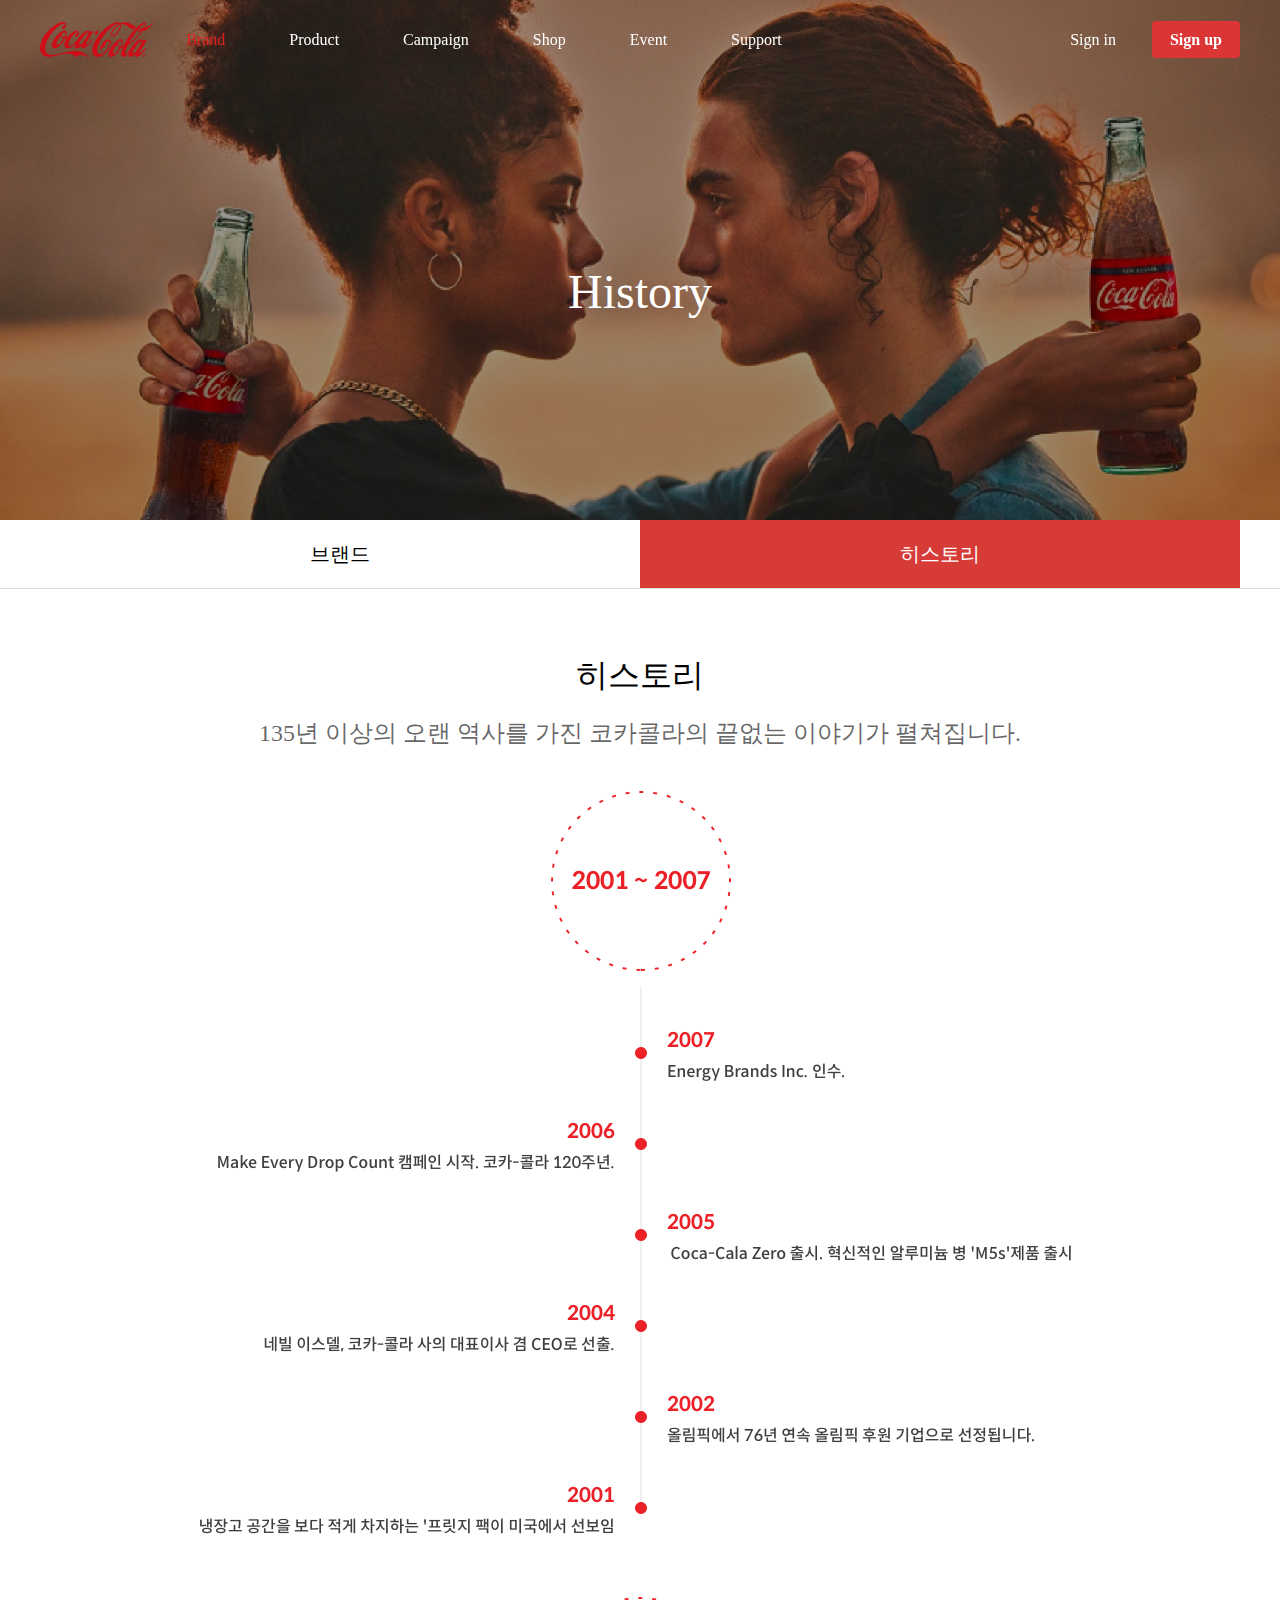
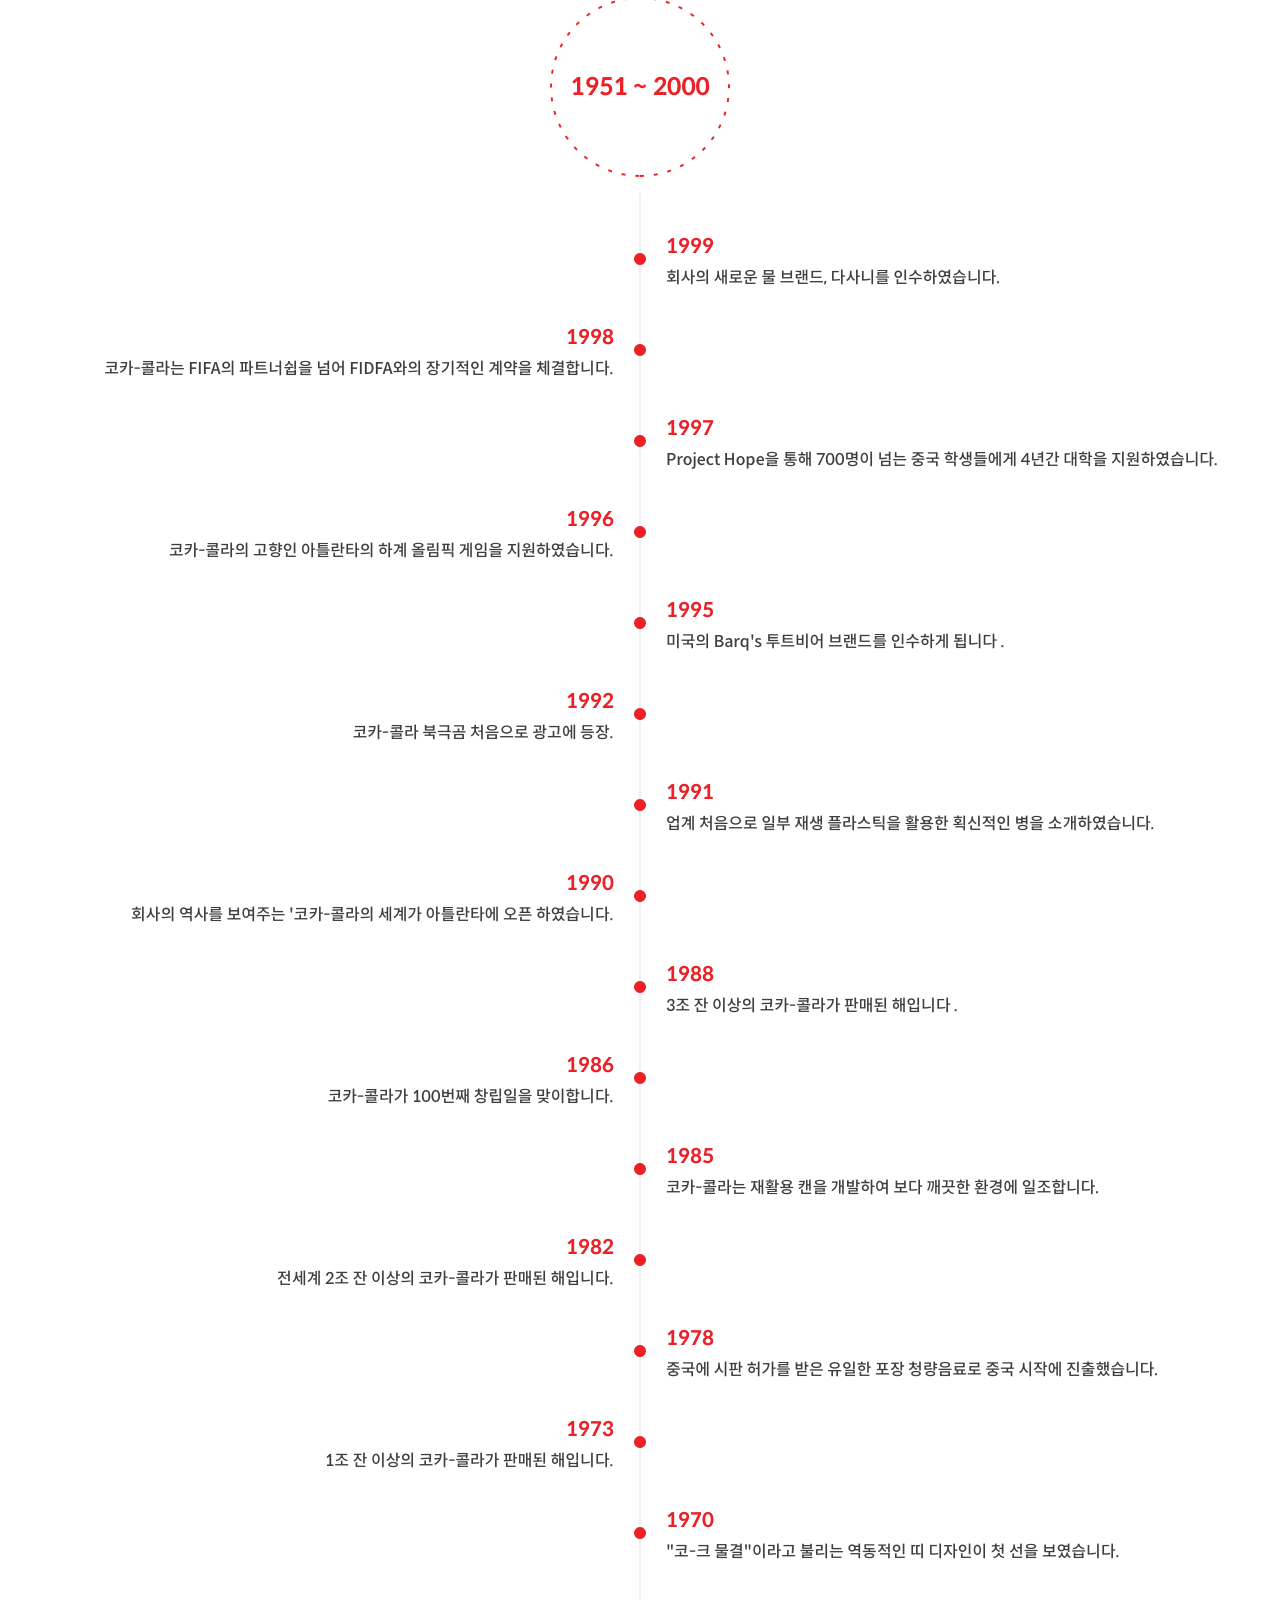
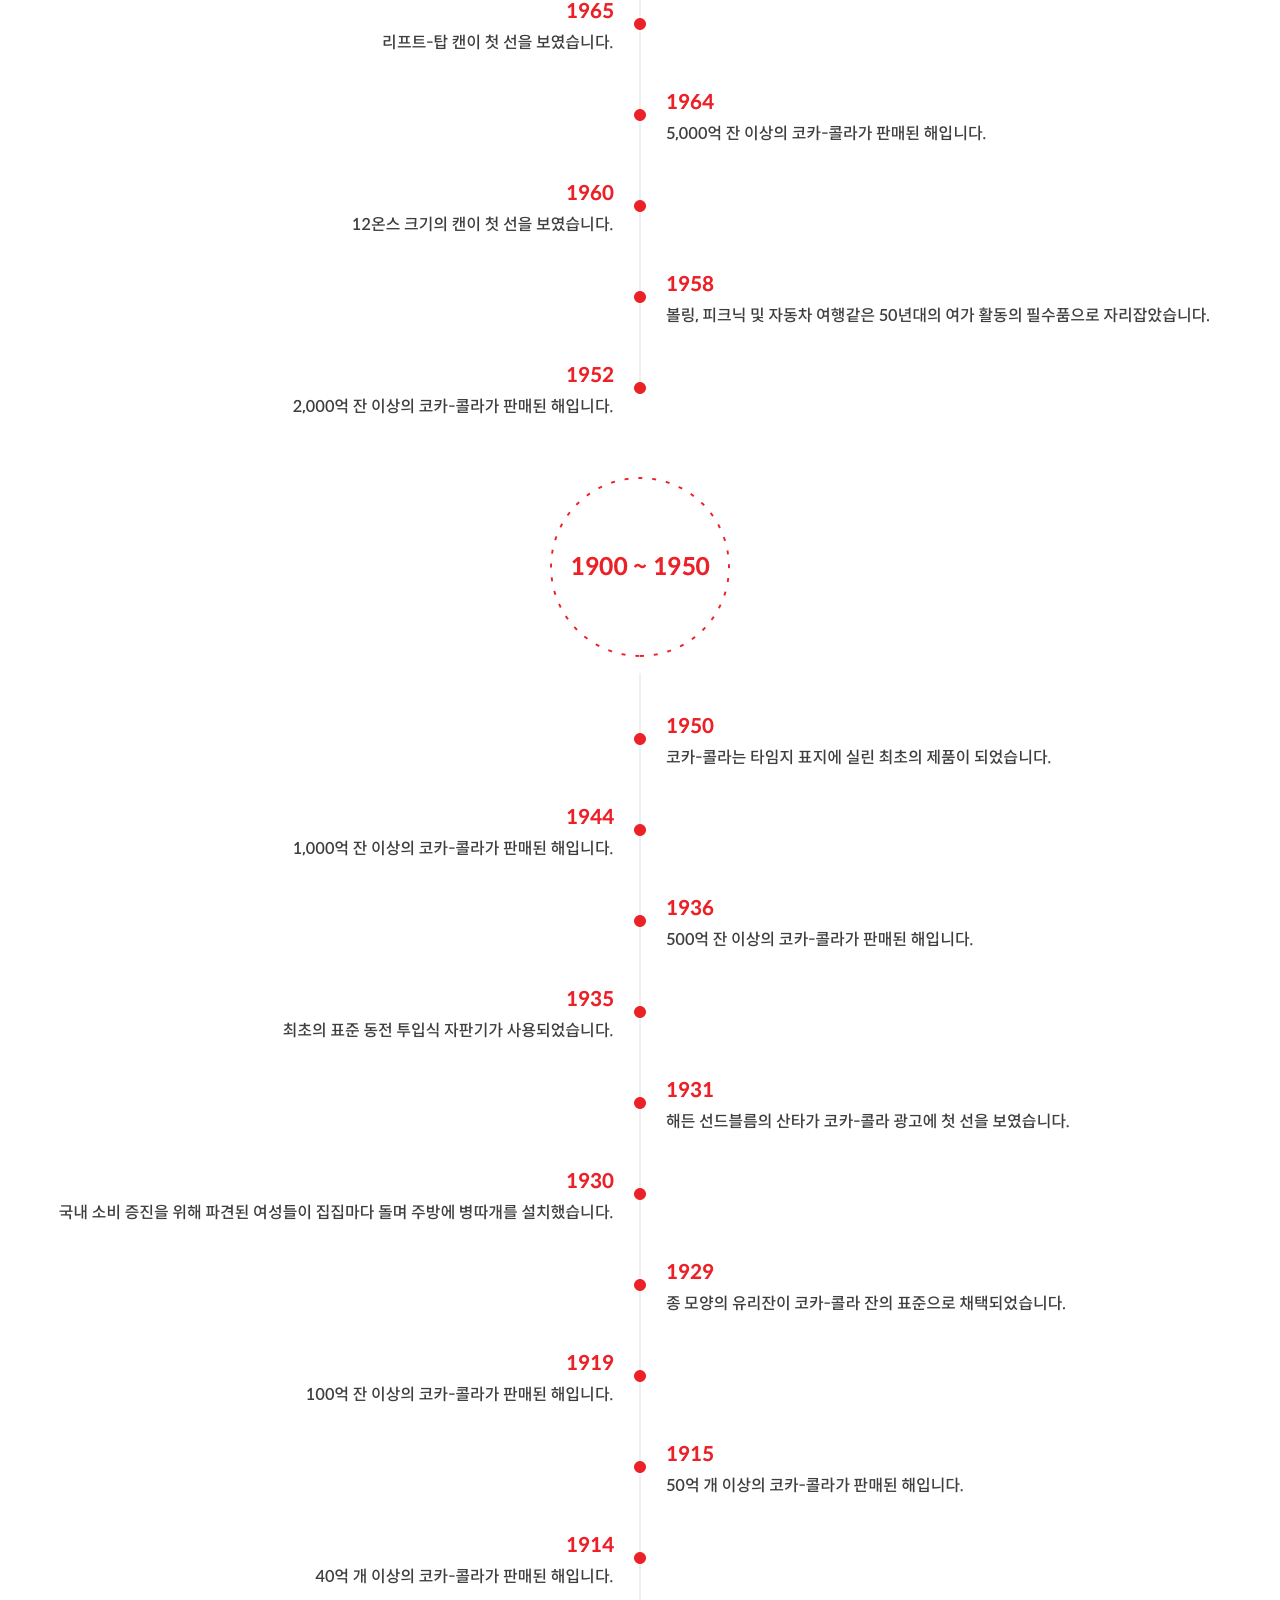
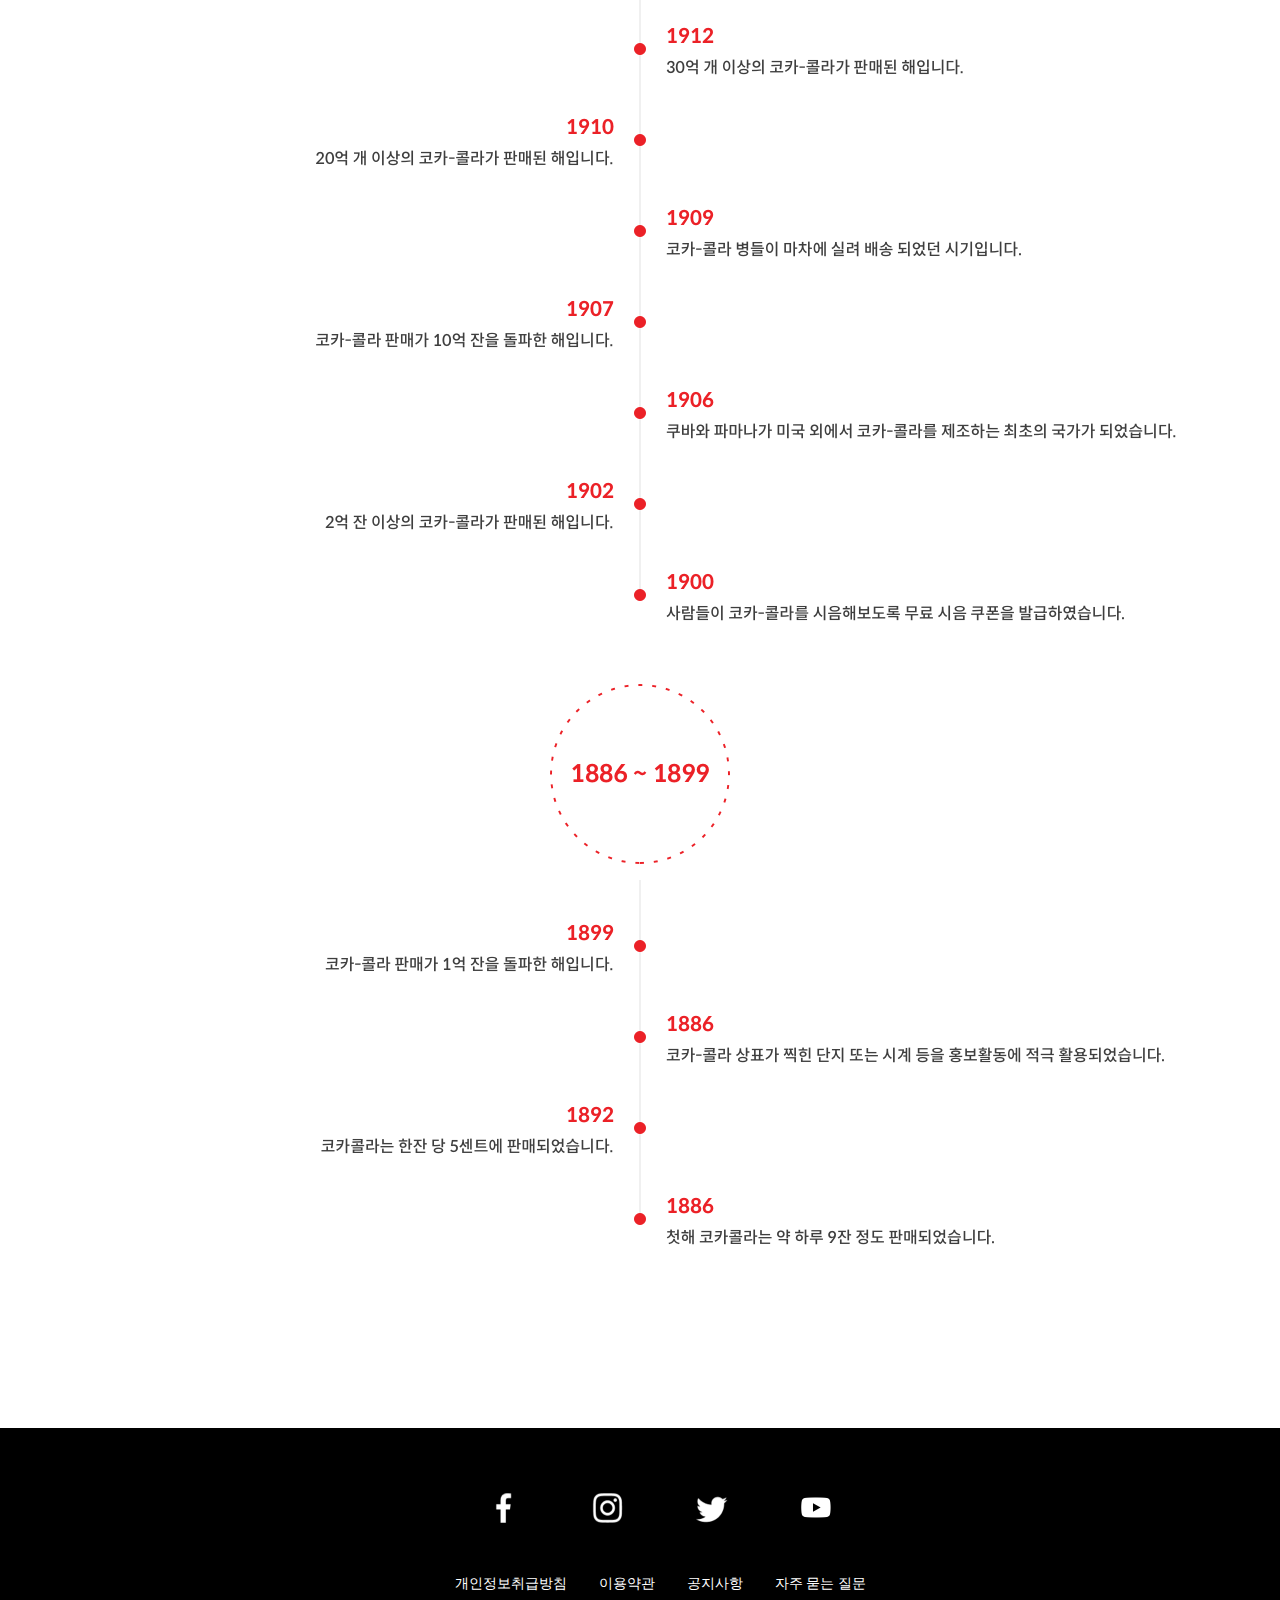
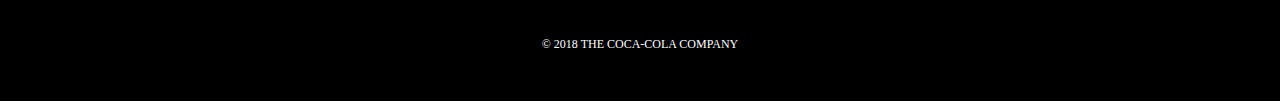
<file: brand-history.html>
<!DOCTYPE html>
<html lang="en">
    <head>
        <meta charset="UTF-8" />
        <meta http-equiv="X-UA-Compatible" content="IE=edge" />
        <meta name="viewport" content="width=device-width, initial-scale=1.0" />
        <title>코카-콜라</title>
        <link
            href="//spoqa.github.io/spoqa-han-sans/css/SpoqaHanSansNeo.css"
            rel="stylesheet"
            type="text/css"
        />
        <link rel="stylesheet" href="assets/styles/brand.css" />
    </head>
    <body>
        <nav id="gnb">
            <div class="wrapper">
                <a href="index.html">
                    <img
                        class="gnb-logo"
                        src="assets/images/logo.png"
                        alt="Logo"
                /></a>
                <ul class="gnb-menu">
                    <li class="gnb-menu-item active">
                        <a href="brand.html">Brand</a>
                        <ul class="gnb-sub-menu-list">
                            <li class="gnb-sub-menu-item">
                                <a href="brand.html">브랜드</a>
                            </li>
                            <li class="gnb-sub-menu-item">
                                <a href="brand-history.html">히스토리</a>
                            </li>
                        </ul>
                    </li>
                    <li class="gnb-menu-item">
                        <a href="product.html">Product</a>
                    </li>
                    <li class="gnb-menu-item">
                        <a href="campaign.html">Campaign</a>
                    </li>
                    <li class="gnb-menu-item">
                        <a href="shop.html">Shop</a>
                        <ul class="gnb-sub-menu-list">
                            <li class="gnb-sub-menu-item">
                                <a href="shop.html">Goods</a>
                            </li>
                            <li class="gnb-sub-menu-item">
                                <a href="javascript:void(0);">Custom Order</a>
                            </li>
                        </ul>
                    </li>
                    <li class="gnb-menu-item">
                        <a href="event.html">Event</a>
                        <ul class="gnb-sub-menu-list">
                            <li class="gnb-sub-menu-item">
                                <a href="event.html">진행 중인 이벤트</a>
                            </li>
                            <li class="gnb-sub-menu-item">
                                <a href="javascript:void(0);">종료된 이벤트</a>
                            </li>
                        </ul>
                    </li>
                    <li class="gnb-menu-item">
                        <a href="support.html">Support</a>
                        <ul class="gnb-sub-menu-list">
                            <li class="gnb-sub-menu-item">
                                <a href="support.html">공지사항</a>
                            </li>
                            <li class="gnb-sub-menu-item">
                                <a href="support-faq.html">자주 묻는 질문</a>
                            </li>
                        </ul>
                    </li>
                </ul>
                <section class="gnb-btn">
                    <a class="gnb-btn-item" href="login.html">Sign in</a>
                    <a class="gnb-btn-item gnb-btn-primary" href="login.html"
                        >Sign up</a
                    >
                </section>
            </div>
        </nav>

        <header class="hero">
            <h1>History</h1>
        </header>
        <main>
            <ul class="tab-list">
                <div class="wrapper">
                    <li class="tab-item">
                        <a href="brand.html">브랜드</a>
                    </li>
                    <li class="tab-item active">
                        <a href="javascript:void(0);">히스토리</a>
                    </li>
                </div>
            </ul>
            <div class="wrapper">
                <section class="history-container">
                    <h1>히스토리</h1>
                    <p class="desc">
                        135년 이상의 오랜 역사를 가진 코카콜라의 끝없는 이야기가
                        펼쳐집니다.
                    </p>
                    <article class="history-content">
                        <img
                            src="assets/images/history-2001-2007.png"
                            alt="2001 ~ 2007"
                        />
                        <img
                            src="assets/images/history-1951-2000.png"
                            alt="1951 ~ 2000"
                        />
                        <img
                            src="assets/images/history-1900-1950.png"
                            alt="1900 ~ 1950"
                        />
                        <img
                            src="assets/images/history-1886-1899.png"
                            alt="1886 ~ 1899"
                        />
                    </article>
                </section>
            </div>
        </main>

        <footer id="footer">
            <div class="wrapper">
                <ul class="social-list">
                    <li class="social-item">
                        <a href="https://facebook.com">
                            <img
                                src="assets/images/social-facebook.png"
                                alt="facebook"
                            />
                        </a>
                    </li>
                    <li class="social-item">
                        <a href="https://instagram.com">
                            <img
                                src="assets/images/social-instagram.png"
                                alt="instagram"
                            />
                        </a>
                    </li>
                    <li class="social-item">
                        <a href="https://twitter.com">
                            <img
                                src="assets/images/social-twitter.png"
                                alt="twitter"
                            />
                        </a>
                    </li>
                    <li class="social-item">
                        <a href="https://youtube.com">
                            <img
                                src="assets/images/social-youtube.png"
                                alt="youtube"
                            />
                        </a>
                    </li>
                </ul>
                <ul class="menu-list">
                    <li class="menu-item">
                        <a href="javascript:void(0);">개인정보취급방침</a>
                    </li>
                    <li class="menu-item">
                        <a href="javascript:void(0);">이용약관</a>
                    </li>
                    <li class="menu-item">
                        <a href="support.html">공지사항</a>
                    </li>
                    <li class="menu-item">
                        <a href="support-faq.html">자주 묻는 질문</a>
                    </li>
                </ul>
                <p class="copyright">© 2018 THE COCA-COLA COMPANY</p>
            </div>
        </footer>

        <script src="assets/scripts/common.js"></script>
    </body>
</html>
</file>
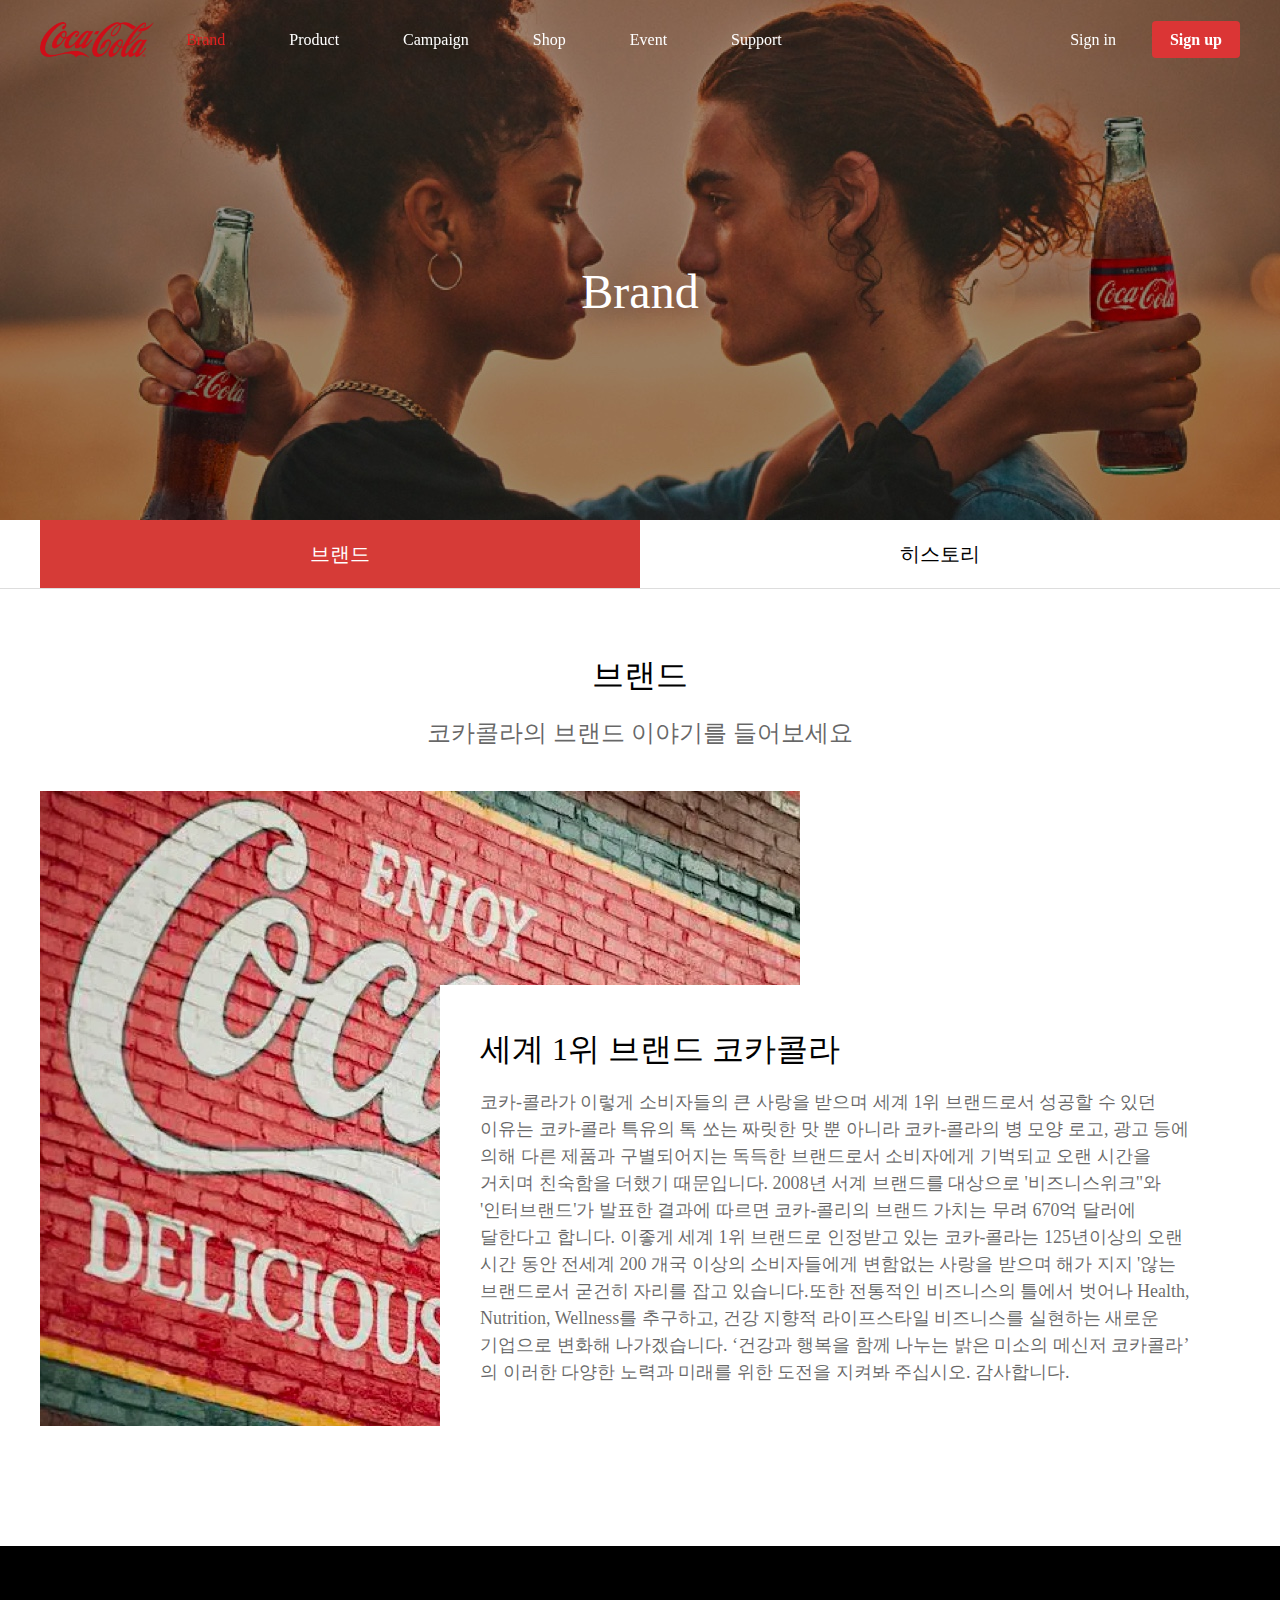
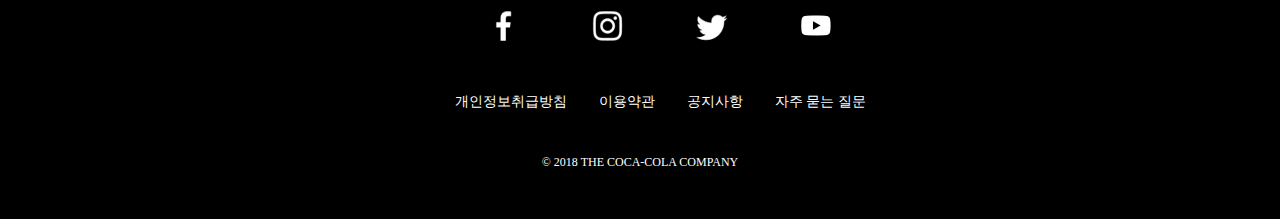
<file: brand.html>
<!DOCTYPE html>
<html lang="en">
    <head>
        <meta charset="UTF-8" />
        <meta http-equiv="X-UA-Compatible" content="IE=edge" />
        <meta name="viewport" content="width=device-width, initial-scale=1.0" />
        <title>코카-콜라</title>
        <link
            href="//spoqa.github.io/spoqa-han-sans/css/SpoqaHanSansNeo.css"
            rel="stylesheet"
            type="text/css"
        />
        <link rel="stylesheet" href="assets/styles/brand.css" />
    </head>
    <body>
        <nav id="gnb">
            <div class="wrapper">
                <a href="index.html">
                    <img
                        class="gnb-logo"
                        src="assets/images/logo.png"
                        alt="Logo"
                /></a>
                <ul class="gnb-menu">
                    <li class="gnb-menu-item active">
                        <a href="brand.html">Brand</a>
                        <ul class="gnb-sub-menu-list">
                            <li class="gnb-sub-menu-item">
                                <a href="brand.html">브랜드</a>
                            </li>
                            <li class="gnb-sub-menu-item">
                                <a href="brand-history.html">히스토리</a>
                            </li>
                        </ul>
                    </li>
                    <li class="gnb-menu-item">
                        <a href="product.html">Product</a>
                    </li>
                    <li class="gnb-menu-item">
                        <a href="campaign.html">Campaign</a>
                    </li>
                    <li class="gnb-menu-item">
                        <a href="shop.html">Shop</a>
                        <ul class="gnb-sub-menu-list">
                            <li class="gnb-sub-menu-item">
                                <a href="shop.html">Goods</a>
                            </li>
                            <li class="gnb-sub-menu-item">
                                <a href="javascript:void(0);">Custom Order</a>
                            </li>
                        </ul>
                    </li>
                    <li class="gnb-menu-item">
                        <a href="event.html">Event</a>
                        <ul class="gnb-sub-menu-list">
                            <li class="gnb-sub-menu-item">
                                <a href="event.html">진행 중인 이벤트</a>
                            </li>
                            <li class="gnb-sub-menu-item">
                                <a href="javascript:void(0);">종료된 이벤트</a>
                            </li>
                        </ul>
                    </li>
                    <li class="gnb-menu-item">
                        <a href="support.html">Support</a>
                        <ul class="gnb-sub-menu-list">
                            <li class="gnb-sub-menu-item">
                                <a href="support.html">공지사항</a>
                            </li>
                            <li class="gnb-sub-menu-item">
                                <a href="support-faq.html">자주 묻는 질문</a>
                            </li>
                        </ul>
                    </li>
                </ul>
                <section class="gnb-btn">
                    <a class="gnb-btn-item" href="login.html">Sign in</a>
                    <a class="gnb-btn-item gnb-btn-primary" href="login.html"
                        >Sign up</a
                    >
                </section>
            </div>
        </nav>

        <header class="hero">
            <h1>Brand</h1>
        </header>
        <main>
            <ul class="tab-list">
                <div class="wrapper">
                    <li class="tab-item active">
                        <a href="javascript:void()">브랜드</a>
                    </li>
                    <li class="tab-item">
                        <a href="brand-history.html">히스토리</a>
                    </li>
                </div>
            </ul>
            <div class="wrapper">
                <section class="brand-container">
                    <h1>브랜드</h1>
                    <p class="desc">코카콜라의 브랜드 이야기를 들어보세요</p>
                    <article class="brand-content">
                        <img src="assets/images/brand-bg.jpg" alt="Coca-cola" />
                        <div class="content">
                            <h2>세계 1위 브랜드 코카콜라</h2>
                            <p>
                                코카-콜라가 이렇게 소비자들의 큰 사랑을 받으며
                                세계 1위 브랜드로서 성공할 수 있던 이유는
                                코카-콜라 특유의 톡 쏘는 짜릿한 맛 뿐 아니라
                                코카-콜라의 병 모양 로고, 광고 등에 의해 다른
                                제품과 구별되어지는 독득한 브랜드로서 소비자에게
                                기벅되교 오랜 시간을 거치며 친숙함을 더했기
                                때문입니다. 2008년 서계 브랜드를 대상으로
                                '비즈니스위크"와 '인터브랜드'가 발표한 결과에
                                따르면 코카-콜리의 브랜드 가치는 무려 670억
                                달러에 달한다고 합니다. 이좋게 세계 1위 브랜드로
                                인정받고 있는 코카-콜라는 125년이상의 오랜 시간
                                동안 전세계 200 개국 이상의 소비자들에게
                                변함없는 사랑을 받으며 해가 지지 '않는
                                브랜드로서 굳건히 자리를 잡고 있습니다.또한
                                전통적인 비즈니스의 틀에서 벗어나 Health,
                                Nutrition, Wellness를 추구하고, 건강 지향적
                                라이프스타일 비즈니스를 실현하는 새로운 기업으로
                                변화해 나가겠습니다. ‘건강과 행복을 함께 나누는
                                밝은 미소의 메신저 코카콜라’의 이러한 다양한
                                노력과 미래를 위한 도전을 지켜봐 주십시오.
                                감사합니다.
                            </p>
                        </div>
                    </article>
                </section>
            </div>
        </main>

        <footer id="footer">
            <div class="wrapper">
                <ul class="social-list">
                    <li class="social-item">
                        <a href="https://facebook.com">
                            <img
                                src="assets/images/social-facebook.png"
                                alt="facebook"
                            />
                        </a>
                    </li>
                    <li class="social-item">
                        <a href="https://instagram.com">
                            <img
                                src="assets/images/social-instagram.png"
                                alt="instagram"
                            />
                        </a>
                    </li>
                    <li class="social-item">
                        <a href="https://twitter.com">
                            <img
                                src="assets/images/social-twitter.png"
                                alt="twitter"
                            />
                        </a>
                    </li>
                    <li class="social-item">
                        <a href="https://youtube.com">
                            <img
                                src="assets/images/social-youtube.png"
                                alt="youtube"
                            />
                        </a>
                    </li>
                </ul>
                <ul class="menu-list">
                    <li class="menu-item">
                        <a href="javascript:void()">개인정보취급방침</a>
                    </li>
                    <li class="menu-item">
                        <a href="javascript:void()">이용약관</a>
                    </li>
                    <li class="menu-item">
                        <a href="support.html">공지사항</a>
                    </li>
                    <li class="menu-item">
                        <a href="support-faq.html">자주 묻는 질문</a>
                    </li>
                </ul>
                <p class="copyright">© 2018 THE COCA-COLA COMPANY</p>
            </div>
        </footer>

        <script src="assets/scripts/common.js"></script>
    </body>
</html>
</file>
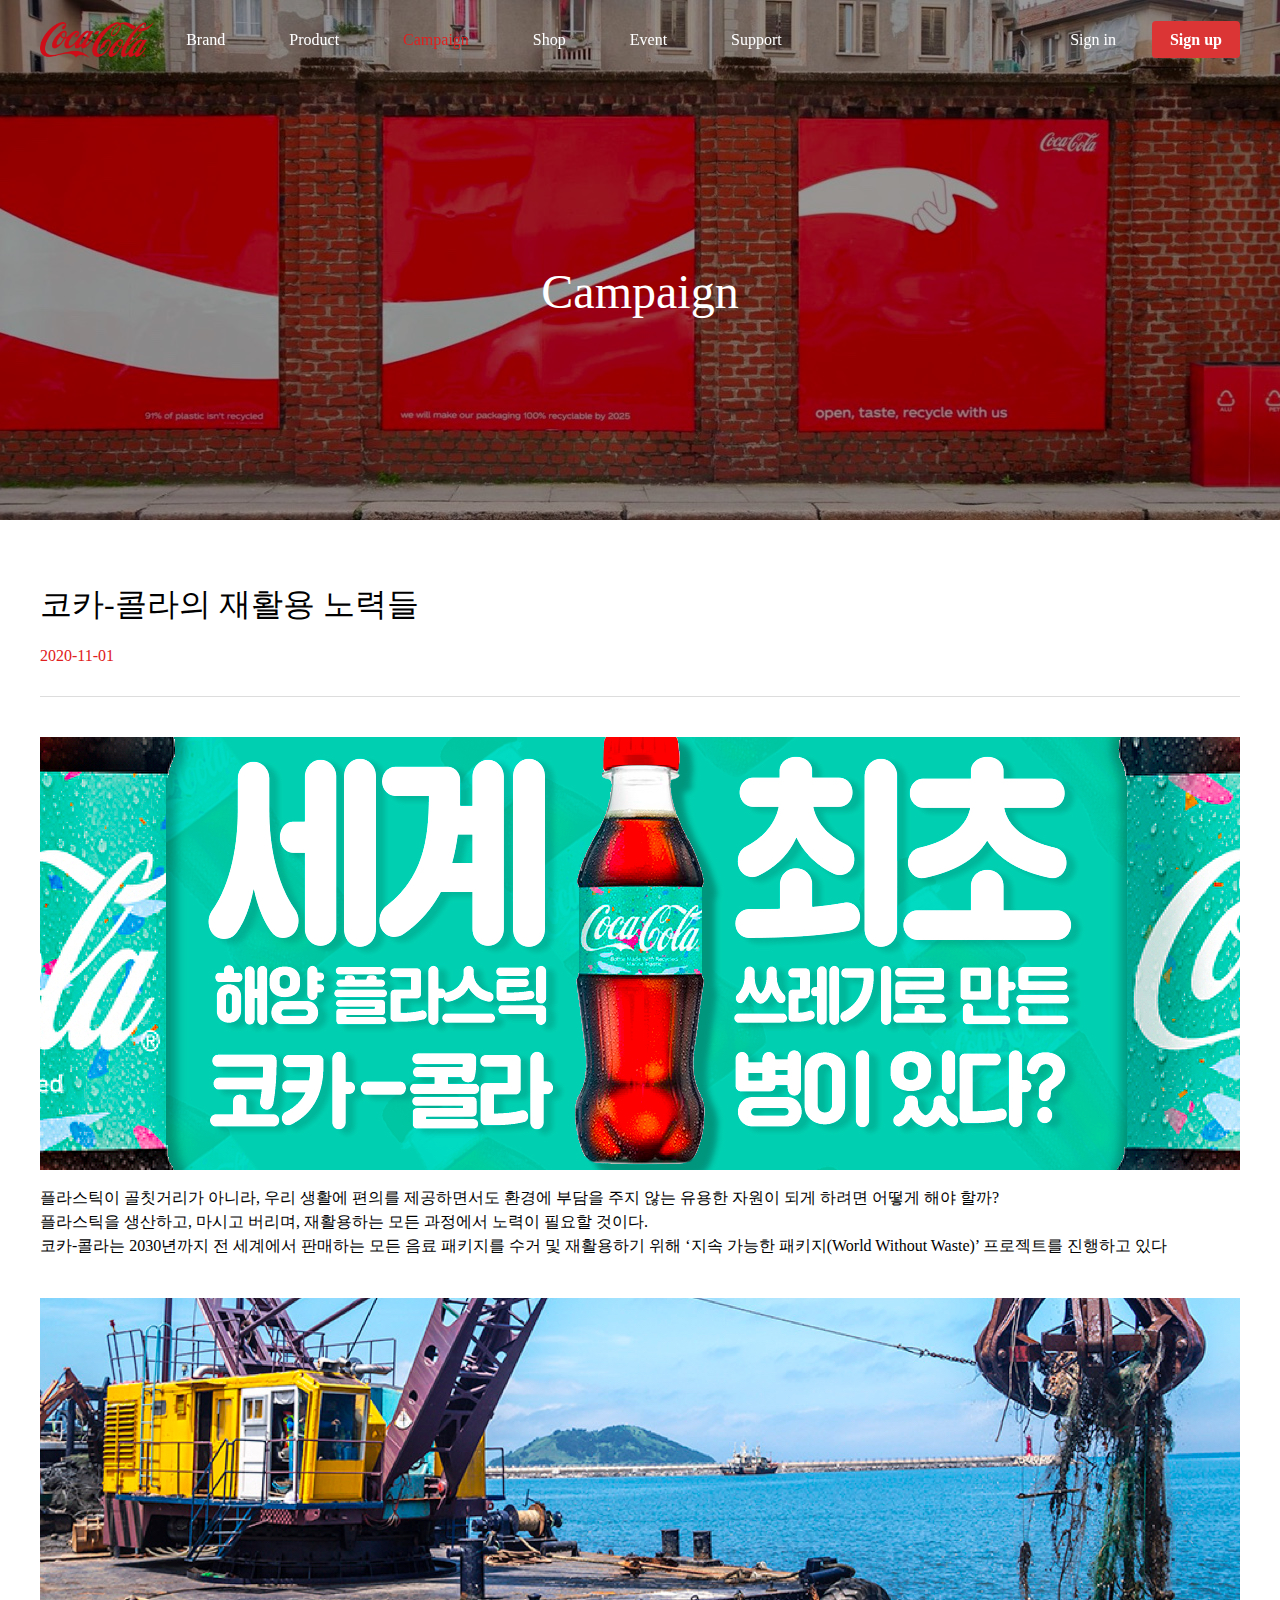
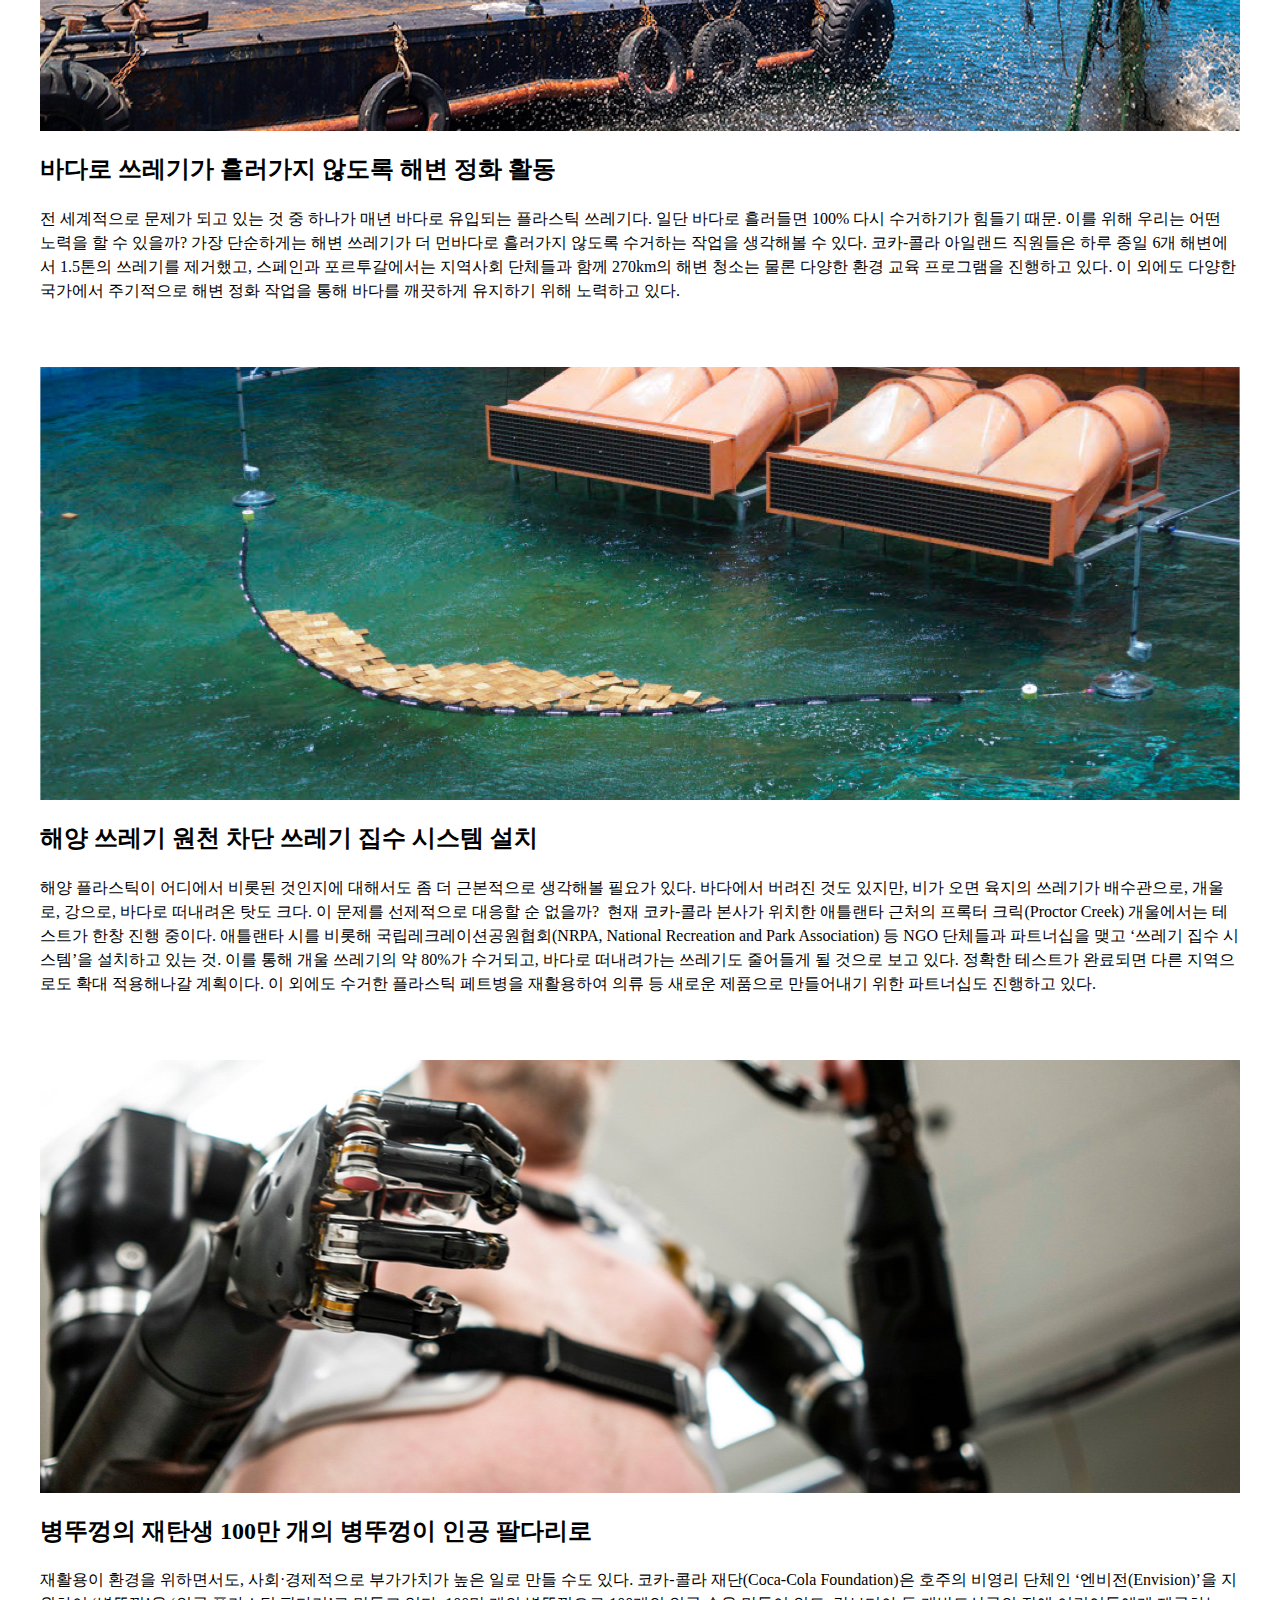
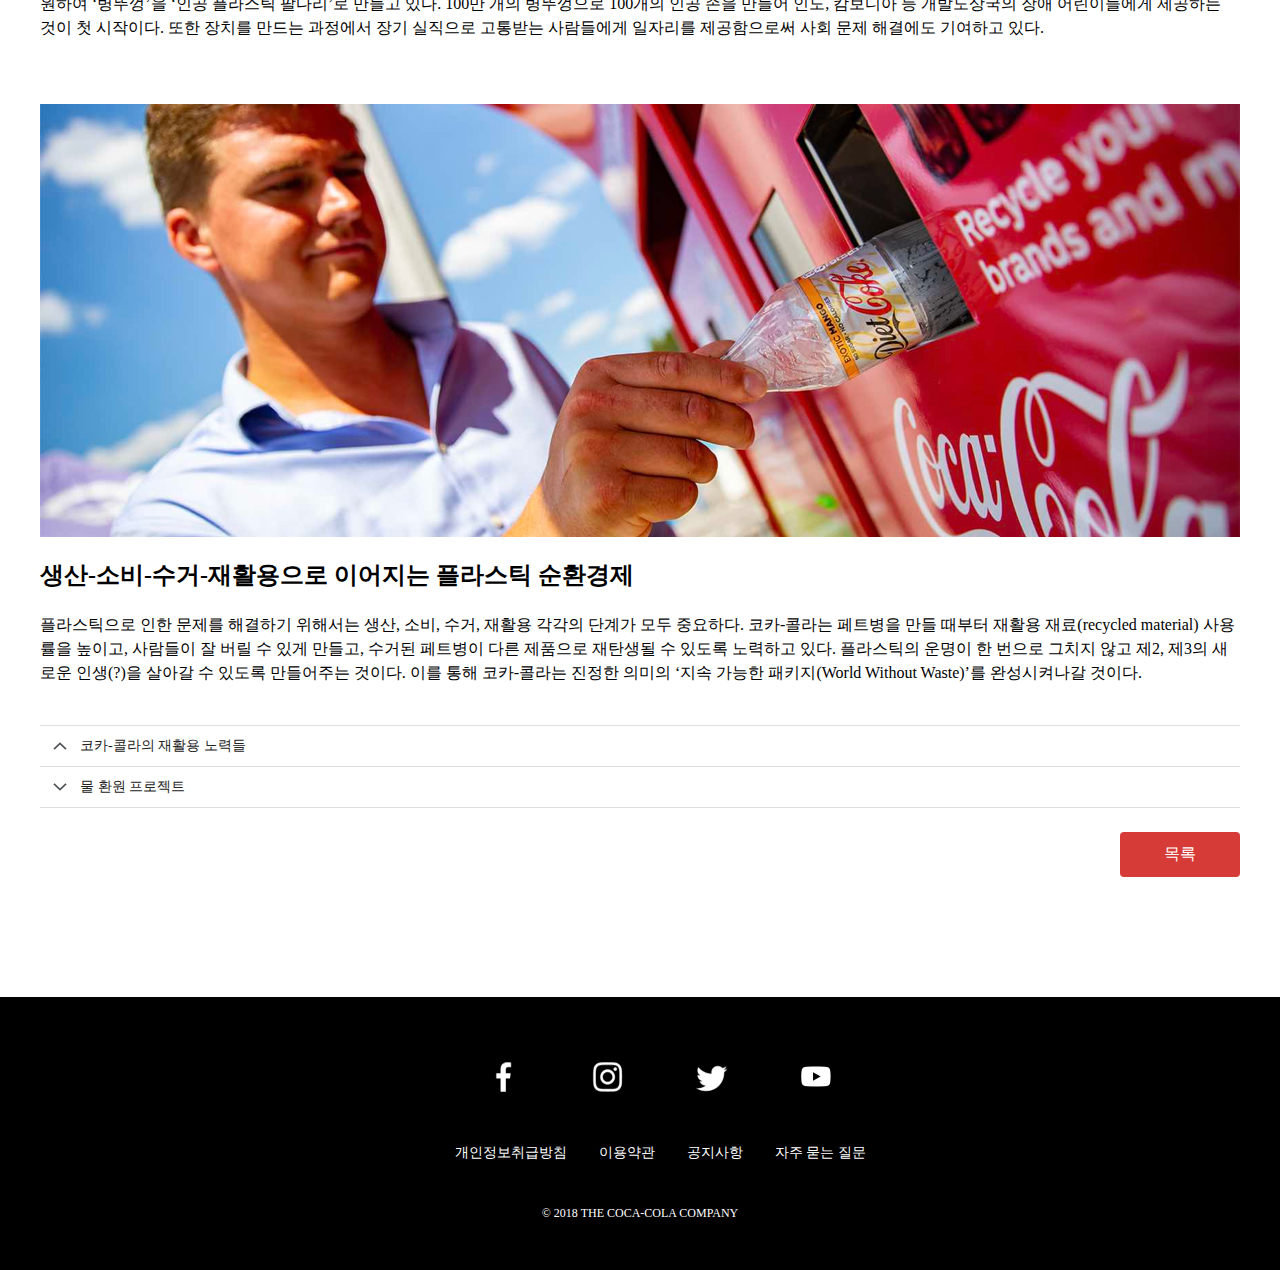
<file: campaign-detail.html>
<!DOCTYPE html>
<html lang="en">

<head>
    <meta charset="UTF-8" />
    <meta http-equiv="X-UA-Compatible" content="IE=edge" />
    <meta name="viewport" content="width=device-width, initial-scale=1.0" />
    <title>코카-콜라</title>
    <link href="//spoqa.github.io/spoqa-han-sans/css/SpoqaHanSansNeo.css" rel="stylesheet" type="text/css" />
    <link rel="stylesheet" href="assets/styles/campaign.css" />
</head>

<body>
    <nav id="gnb">
        <div class="wrapper">
            <a href="index.html">
                <img class="gnb-logo" src="assets/images/logo.png" alt="Logo" /></a>
            <ul class="gnb-menu">
                <li class="gnb-menu-item">
                    <a href="brand.html">Brand</a>
                    <ul class="gnb-sub-menu-list">
                        <li class="gnb-sub-menu-item">
                            <a href="brand.html">브랜드</a>
                        </li>
                        <li class="gnb-sub-menu-item">
                            <a href="brand-history.html">히스토리</a>
                        </li>
                    </ul>
                </li>
                <li class="gnb-menu-item">
                    <a href="product.html">Product</a>
                </li>
                <li class="gnb-menu-item active">
                    <a href="campaign.html">Campaign</a>
                </li>
                <li class="gnb-menu-item">
                    <a href="shop.html">Shop</a>
                    <ul class="gnb-sub-menu-list">
                        <li class="gnb-sub-menu-item">
                            <a href="shop.html">Goods</a>
                        </li>
                        <li class="gnb-sub-menu-item">
                            <a href="javascript:void(0);">Custom Order</a>
                        </li>
                    </ul>
                </li>
                <li class="gnb-menu-item">
                    <a href="event.html">Event</a>
                    <ul class="gnb-sub-menu-list">
                        <li class="gnb-sub-menu-item">
                            <a href="event.html">진행 중인 이벤트</a>
                        </li>
                        <li class="gnb-sub-menu-item">
                            <a href="javascript:void(0);">종료된 이벤트</a>
                        </li>
                    </ul>
                </li>
                <li class="gnb-menu-item">
                    <a href="support.html">Support</a>
                    <ul class="gnb-sub-menu-list">
                        <li class="gnb-sub-menu-item">
                            <a href="support.html">공지사항</a>
                        </li>
                        <li class="gnb-sub-menu-item">
                            <a href="support-faq.html">자주 묻는 질문</a>
                        </li>
                    </ul>
                </li>
            </ul>
            <section class="gnb-btn">
                <a class="gnb-btn-item" href="login.html">Sign in</a>
                <a class="gnb-btn-item gnb-btn-primary" href="login.html">Sign up</a>
            </section>
        </div>
    </nav>

    <header class="hero">
        <h1>Campaign</h1>
    </header>
    <main class="detail-container">
        <div class="wrapper">
            <div class="title-container">
                <h1>코카-콜라의 재활용 노력들</h1>
                <p class="date">2020-11-01</p>
            </div>
            <div class="content">
                <img src="assets/images/campaign-detail-image.jpg" alt="Image" />
                <p>
                    플라스틱이 골칫거리가 아니라, 우리 생활에 편의를 제공하면서도 환경에 부담을 주지 않는 유용한 자원이 되게 하려면 어떻게 해야 할까?<br>
                    플라스틱을 생산하고, 마시고 버리며, 재활용하는 모든 과정에서 노력이 필요할 것이다.<br>
                    코카-콜라는 2030년까지 전 세계에서 판매하는 모든 음료 패키지를 수거 및 재활용하기 위해 ‘지속 가능한 패키지(World Without Waste)’ 프로젝트를 진행하고
                    있다<br><br>
                </p>

                <img src="assets/images/campaign-detail-image2.jpg" alt="Image" />
                <h2>바다로 쓰레기가 흘러가지 않도록 해변 정화 활동</h2>
                <p>
                    전 세계적으로 문제가 되고 있는 것 중 하나가 매년 바다로 유입되는 플라스틱 쓰레기다. 일단 바다로 흘러들면 100% 다시 수거하기가 힘들기 때문. 이를 위해 우리는 어떤 노력을
                    할 수 있을까? 가장 단순하게는 해변 쓰레기가 더 먼바다로 흘러가지 않도록 수거하는 작업을 생각해볼 수 있다.
                    코카-콜라 아일랜드 직원들은 하루 종일 6개 해변에서 1.5톤의 쓰레기를 제거했고, 스페인과 포르투갈에서는 지역사회 단체들과 함께 270km의 해변 청소는 물론 다양한 환경 교육
                    프로그램을 진행하고 있다. 이 외에도 다양한 국가에서 주기적으로 해변 정화 작업을 통해 바다를 깨끗하게 유지하기 위해 노력하고 있다.
                </p><br><br>

                <img src="assets/images/campaign-detail-image3.jpg" alt="Image" />
                <h2>해양 쓰레기 원천 차단 쓰레기 집수 시스템 설치</h2>
                <p>
                    해양 플라스틱이 어디에서 비롯된 것인지에 대해서도 좀 더 근본적으로 생각해볼 필요가 있다. 바다에서 버려진 것도 있지만, 비가 오면 육지의 쓰레기가 배수관으로, 개울로, 강으로,
                    바다로 떠내려온 탓도 크다. 이 문제를 선제적으로 대응할 순 없을까? 
                    현재 코카-콜라 본사가 위치한 애틀랜타 근처의 프록터 크릭(Proctor Creek) 개울에서는 테스트가 한창 진행 중이다. 애틀랜타 시를 비롯해 국립레크레이션공원협회(NRPA,
                    National Recreation and Park Association) 등 NGO 단체들과 파트너십을 맺고 ‘쓰레기 집수 시스템’을 설치하고 있는 것.
                    이를 통해 개울 쓰레기의 약 80%가 수거되고, 바다로 떠내려가는 쓰레기도 줄어들게 될 것으로 보고 있다. 정확한 테스트가 완료되면 다른 지역으로도 확대 적용해나갈 계획이다.
                    이 외에도 수거한 플라스틱 페트병을 재활용하여 의류 등 새로운 제품으로 만들어내기 위한 파트너십도 진행하고 있다.
                </p><br><br>

                <img src="assets/images/campaign-detail-image4.jpg" alt="Image" />
                <h2>병뚜껑의 재탄생 100만 개의 병뚜껑이 인공 팔다리로</h2>
                <p>
                    재활용이 환경을 위하면서도, 사회·경제적으로 부가가치가 높은 일로 만들 수도 있다. 코카-콜라 재단(Coca-Cola Foundation)은 호주의 비영리 단체인
                    ‘엔비전(Envision)’을 지원하여 ‘병뚜껑’을 ‘인공 플라스틱 팔다리’로 만들고 있다.
                    100만 개의 병뚜껑으로 100개의 인공 손을 만들어 인도, 캄보디아 등 개발도상국의 장애 어린이들에게 제공하는 것이 첫 시작이다. 또한 장치를 만드는 과정에서 장기 실직으로
                    고통받는 사람들에게 일자리를 제공함으로써 사회 문제 해결에도 기여하고 있다.

                </p><br><br>
                <img src="assets/images/campaign-detail-image5.jpg" alt="Image" />
                <h2>생산-소비-수거-재활용으로 이어지는 플라스틱 순환경제</h2>
                <p>
                    플라스틱으로 인한 문제를 해결하기 위해서는 생산, 소비, 수거, 재활용 각각의 단계가 모두 중요하다.
                    코카-콜라는 페트병을 만들 때부터 재활용 재료(recycled material) 사용률을 높이고, 사람들이 잘 버릴 수 있게 만들고, 수거된 페트병이 다른 제품으로 재탄생될 수
                    있도록 노력하고 있다. 플라스틱의 운명이 한 번으로 그치지 않고 제2, 제3의 새로운 인생(?)을 살아갈 수 있도록 만들어주는 것이다.
                    이를 통해 코카-콜라는 진정한 의미의 ‘지속 가능한 패키지(World Without Waste)’를 완성시켜나갈 것이다.
                </p>
            </div>
            <ul class="navigator">
                <li class="up">
                    <p>
                        <a href="javascript:void(0);">
                            코카-콜라의 재활용 노력들
                        </a>
                    </p>
                </li>
                <li class="down">
                    <p>
                        <a href="javascript:void(0);">
                            물 환원 프로젝트
                        </a>
                    </p>
                </li>
            </ul>
            <button class="btn-list" onclick="history.back()">목록</button>
        </div>
    </main>

    <footer id="footer">
        <div class="wrapper">
            <ul class="social-list">
                <li class="social-item">
                    <a href="https://facebook.com">
                        <img src="assets/images/social-facebook.png" alt="facebook" />
                    </a>
                </li>
                <li class="social-item">
                    <a href="https://instagram.com">
                        <img src="assets/images/social-instagram.png" alt="instagram" />
                    </a>
                </li>
                <li class="social-item">
                    <a href="https://twitter.com">
                        <img src="assets/images/social-twitter.png" alt="twitter" />
                    </a>
                </li>
                <li class="social-item">
                    <a href="https://youtube.com">
                        <img src="assets/images/social-youtube.png" alt="youtube" />
                    </a>
                </li>
            </ul>
            <ul class="menu-list">
                <li class="menu-item">
                    <a href="javascript:void()">개인정보취급방침</a>
                </li>
                <li class="menu-item">
                    <a href="javascript:void()">이용약관</a>
                </li>
                <li class="menu-item">
                    <a href="support.html">공지사항</a>
                </li>
                <li class="menu-item">
                    <a href="support-faq.html">자주 묻는 질문</a>
                </li>
            </ul>
            <p class="copyright">© 2018 THE COCA-COLA COMPANY</p>
        </div>
    </footer>

    <script src="assets/scripts/common.js"></script>
</body>

</html>
</file>
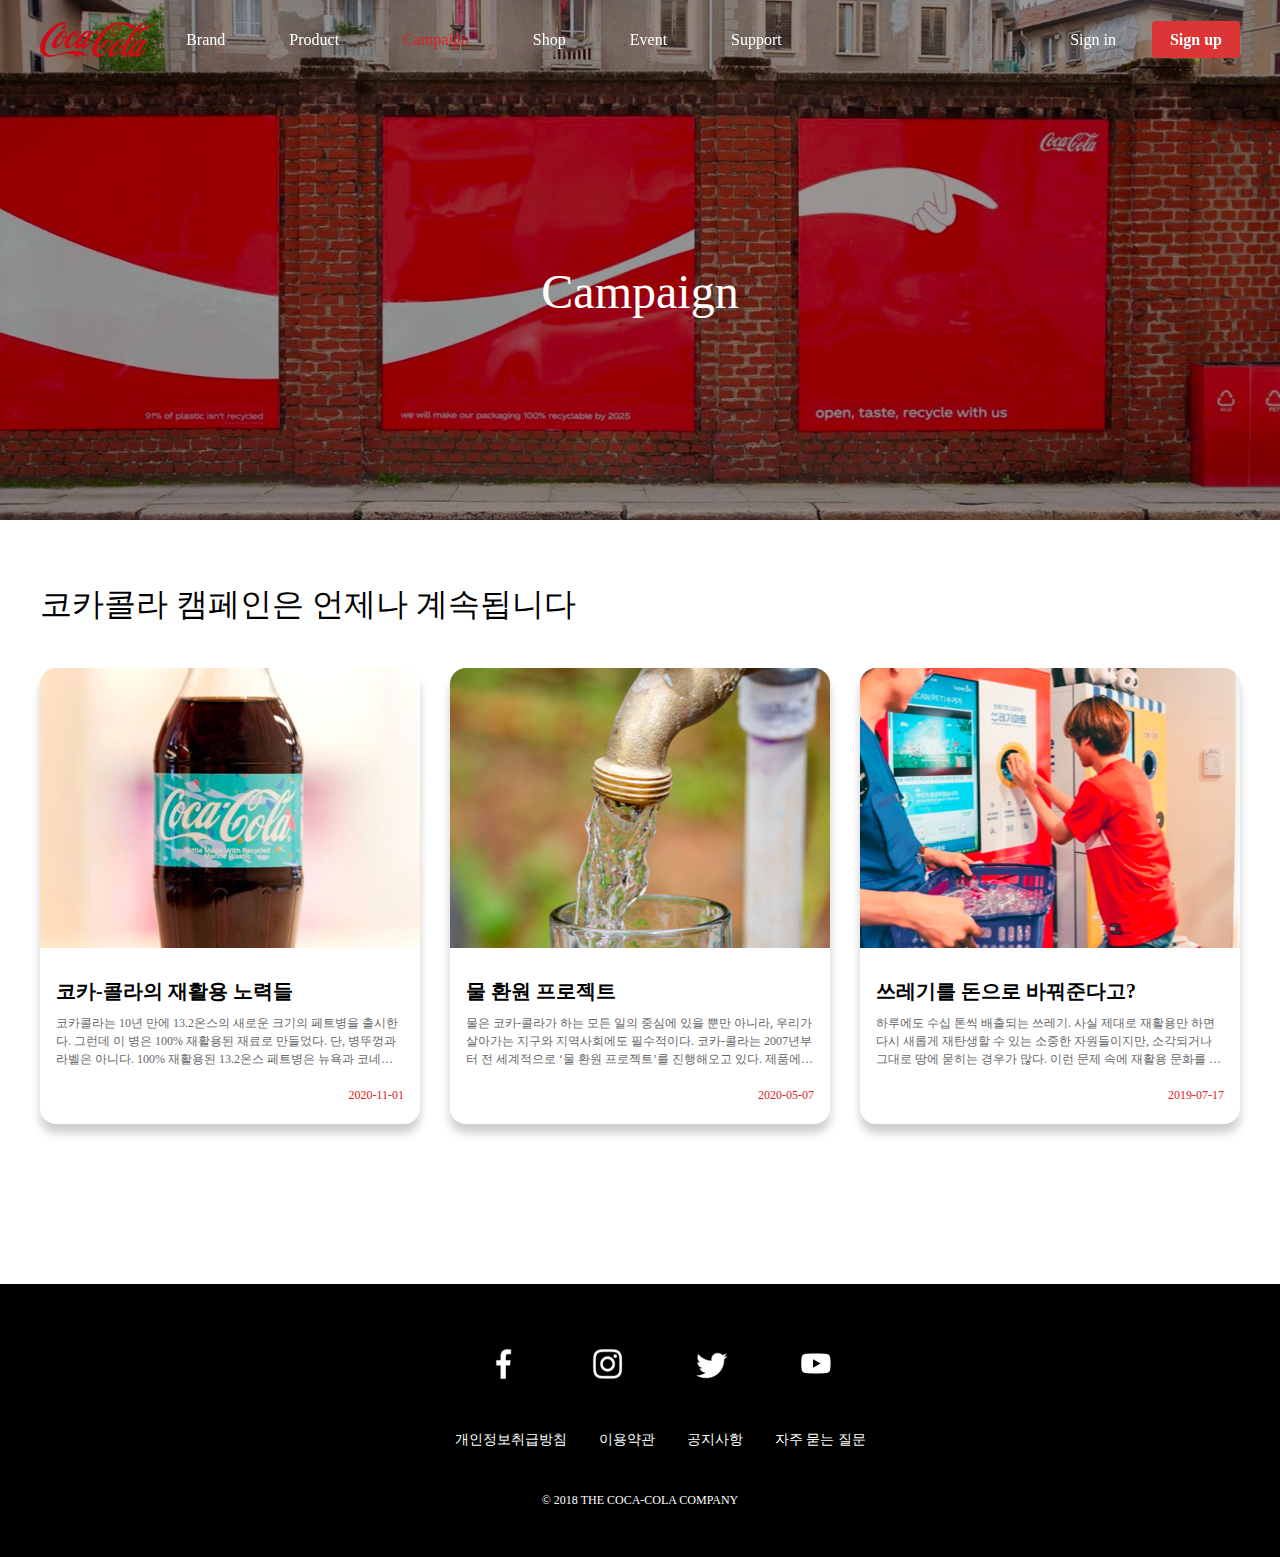
<file: campaign.html>
<!DOCTYPE html>
<html lang="en">

<head>
    <meta charset="UTF-8" />
    <meta http-equiv="X-UA-Compatible" content="IE=edge" />
    <meta name="viewport" content="width=device-width, initial-scale=1.0" />
    <title>코카-콜라</title>
    <link href="//spoqa.github.io/spoqa-han-sans/css/SpoqaHanSansNeo.css" rel="stylesheet" type="text/css" />
    <link rel="stylesheet" href="assets/styles/campaign.css" />
</head>

<body>
    <nav id="gnb">
        <div class="wrapper">
            <a href="index.html">
                <img class="gnb-logo" src="assets/images/logo.png" alt="Logo" /></a>
            <ul class="gnb-menu">
                <li class="gnb-menu-item">
                    <a href="brand.html">Brand</a>
                    <ul class="gnb-sub-menu-list">
                        <li class="gnb-sub-menu-item">
                            <a href="brand.html">브랜드</a>
                        </li>
                        <li class="gnb-sub-menu-item">
                            <a href="brand-history.html">히스토리</a>
                        </li>
                    </ul>
                </li>
                <li class="gnb-menu-item">
                    <a href="product.html">Product</a>
                </li>
                <li class="gnb-menu-item active">
                    <a href="campaign.html">Campaign</a>
                </li>
                <li class="gnb-menu-item">
                    <a href="shop.html">Shop</a>
                    <ul class="gnb-sub-menu-list">
                        <li class="gnb-sub-menu-item">
                            <a href="shop.html">Goods</a>
                        </li>
                        <li class="gnb-sub-menu-item">
                            <a href="javascript:void(0);">Custom Order</a>
                        </li>
                    </ul>
                </li>
                <li class="gnb-menu-item">
                    <a href="event.html">Event</a>
                    <ul class="gnb-sub-menu-list">
                        <li class="gnb-sub-menu-item">
                            <a href="event.html">진행 중인 이벤트</a>
                        </li>
                        <li class="gnb-sub-menu-item">
                            <a href="javascript:void(0);">종료된 이벤트</a>
                        </li>
                    </ul>
                </li>
                <li class="gnb-menu-item">
                    <a href="support.html">Support</a>
                    <ul class="gnb-sub-menu-list">
                        <li class="gnb-sub-menu-item">
                            <a href="support.html">공지사항</a>
                        </li>
                        <li class="gnb-sub-menu-item">
                            <a href="support-faq.html">자주 묻는 질문</a>
                        </li>
                    </ul>
                </li>
            </ul>
            <section class="gnb-btn">
                <a class="gnb-btn-item" href="login.html">Sign in</a>
                <a class="gnb-btn-item gnb-btn-primary" href="login.html">Sign up</a>
            </section>
        </div>
    </nav>

    <header class="hero">
        <h1>Campaign</h1>
    </header>
    <main class="campaign-container">
        <div class="wrapper">
            <h1>코카콜라 캠페인은 언제나 계속됩니다</h1>
            <div class="card-list">
                <a class="card-item" href="campaign-detail.html">
                    <img src="assets/images/campaign-bg.jpg" alt="콜라병" />
                    <section class="card-content">
                        <h2>코카-콜라의 재활용 노력들</h2>
                        <p class="desc">
                            코카콜라는 10년 만에 13.2온스의 새로운 크기의 페트병을 출시한다. 그런데 이 병은 100% 재활용된 재료로 만들었다. 단, 병뚜껑과 라벨은 아니다. 100%
                            재활용된 13.2온스 페트병은 뉴욕과 코네티컷 등의 북동부, 플로리다, 캘리포니아 등에서 2월부터 출시된다.
                            새로운 병은 코카콜라, 다이어트 콜라, 콜라 제로 슈가 등에 사용될 것이다. 그리고 올 여름 전국적으로 출시될 것이다. 일부 주에서는 100% 재활용 병을
                            스프라이트에 사용한다.
                            또한 100% 재활용된 20온스짜리 병은 이번 달 뉴욕과 캘리포니아에서 코카콜라 라인업에 걸쳐 출시될 예정이며, 다사니는 올 봄에 텍사스에서 출시될 예정이다.
                            20온스 병은 현재 이 제품을 취급하고 있는 모든 매장에서 구입할 수 있을 것이다.
                        </p>
                        <p class="date">2020-11-01</p>
                    </section>
                </a>
                <a class="card-item" href="campaign-detail.html">
                    <img src="assets/images/campaign-bg2.jpg" alt="콜라병" />
                    <section class="card-content">
                        <h2>물 환원 프로젝트</h2>
                        <p class="desc">
                            물은 코카-콜라가 하는 모든 일의 중심에 있을 뿐만 아니라, 우리가 살아가는 지구와 지역사회에도 필수적이다. 코카-콜라는 2007년부터 전 세계적으로 ‘물 환원
                            프로젝트’를 진행해오고 있다. 제품에 들어가는 물과 제조 과정에서 사용한 물의 총량을 각 지역사회의 필요에 맞게 다양한 방법으로 환원하는 것. 특히 습지 보존, 유역
                            보호, 수질 개선, 농업 지원, 위생 시설 설치 등 깨끗한 물에 대한 접근성을 높이는데 프로젝트의 초점을 맞추고 있다.
                        </p>
                        <p class="date">2020-05-07</p>
                    </section>
                </a>
                <a class="card-item" href="campaign-detail.html">
                    <img src="assets/images/campaign-bg3.jpg" alt="콜라병" />
                    <section class="card-content">
                        <h2>쓰레기를 돈으로 바꿔준다고?</h2>
                        <p class="desc">
                            하루에도 수십 톤씩 배출되는 쓰레기. 사실 제대로 재활용만 하면 다시 새롭게 재탄생할 수 있는 소중한 자원들이지만, 소각되거나 그대로 땅에 묻히는 경우가 많다.
                            이런 문제 속에 재활용 문화를 만들어나가는 벤처기업 수퍼빈과 TBWA가 함께 기획한 쓰레기마트가 최근 주목받고 있다. 쓰레기마트는 다 마신 음료 캔이나 페트를
                            가져오면 현금 포인트로 전환 받고, 다양한 친환경 상품들을 구매할 수 있는 신개념 마트다.
                        </p>
                        <p class="date">2019-07-17</p>
                    </section>
                </a>
            </div>
        </div>
    </main>

    <footer id="footer">
        <div class="wrapper">
            <ul class="social-list">
                <li class="social-item">
                    <a href="https://facebook.com">
                        <img src="assets/images/social-facebook.png" alt="facebook" />
                    </a>
                </li>
                <li class="social-item">
                    <a href="https://instagram.com">
                        <img src="assets/images/social-instagram.png" alt="instagram" />
                    </a>
                </li>
                <li class="social-item">
                    <a href="https://twitter.com">
                        <img src="assets/images/social-twitter.png" alt="twitter" />
                    </a>
                </li>
                <li class="social-item">
                    <a href="https://youtube.com">
                        <img src="assets/images/social-youtube.png" alt="youtube" />
                    </a>
                </li>
            </ul>
            <ul class="menu-list">
                <li class="menu-item">
                    <a href="javascript:void()">개인정보취급방침</a>
                </li>
                <li class="menu-item">
                    <a href="javascript:void()">이용약관</a>
                </li>
                <li class="menu-item">
                    <a href="support.html">공지사항</a>
                </li>
                <li class="menu-item">
                    <a href="support-faq.html">자주 묻는 질문</a>
                </li>
            </ul>
            <p class="copyright">© 2018 THE COCA-COLA COMPANY</p>
        </div>
    </footer>

    <script src="assets/scripts/common.js"></script>
</body>

</html>
</file>
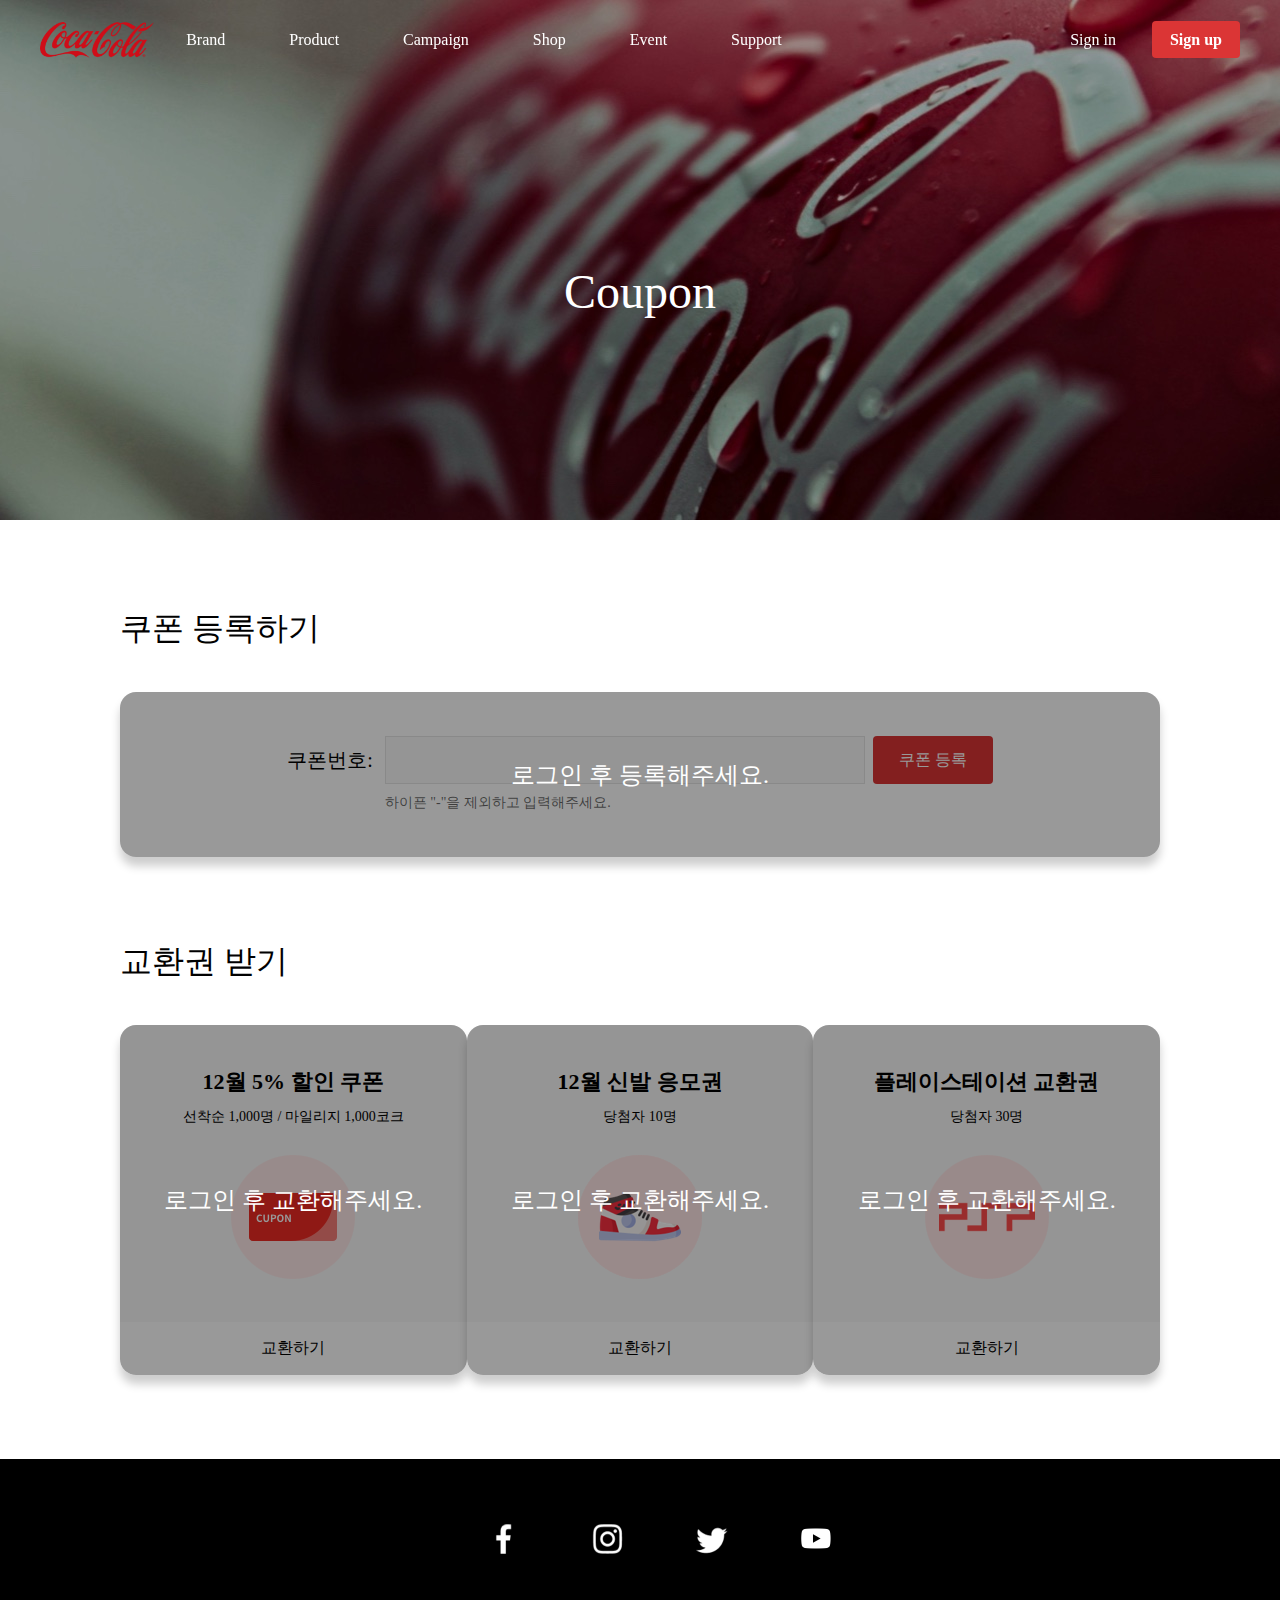
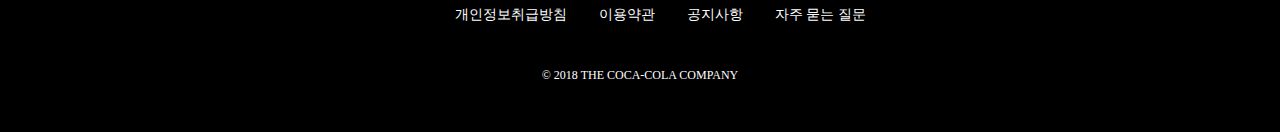
<file: coupon.html>
<!DOCTYPE html>
<html lang="en">
    <head>
        <meta charset="UTF-8" />
        <meta http-equiv="X-UA-Compatible" content="IE=edge" />
        <meta name="viewport" content="width=device-width, initial-scale=1.0" />
        <title>코카-콜라</title>
        <link
            href="//spoqa.github.io/spoqa-han-sans/css/SpoqaHanSansNeo.css"
            rel="stylesheet"
            type="text/css"
        />
        <link rel="stylesheet" href="assets/styles/coupon.css" />
    </head>
    <body>
        <nav id="gnb">
            <div class="wrapper">
                <a href="index.html">
                    <img
                        class="gnb-logo"
                        src="assets/images/logo.png"
                        alt="Logo"
                /></a>
                <ul class="gnb-menu">
                    <li class="gnb-menu-item">
                        <a href="brand.html">Brand</a>
                        <ul class="gnb-sub-menu-list">
                            <li class="gnb-sub-menu-item">
                                <a href="brand.html">브랜드</a>
                            </li>
                            <li class="gnb-sub-menu-item">
                                <a href="brand-history.html">히스토리</a>
                            </li>
                        </ul>
                    </li>
                    <li class="gnb-menu-item">
                        <a href="product.html">Product</a>
                    </li>
                    <li class="gnb-menu-item">
                        <a href="campaign.html">Campaign</a>
                    </li>
                    <li class="gnb-menu-item">
                        <a href="shop.html">Shop</a>
                        <ul class="gnb-sub-menu-list">
                            <li class="gnb-sub-menu-item">
                                <a href="shop.html">Goods</a>
                            </li>
                            <li class="gnb-sub-menu-item">
                                <a href="javascript:void(0);">Custom Order</a>
                            </li>
                        </ul>
                    </li>
                    <li class="gnb-menu-item">
                        <a href="event.html">Event</a>
                        <ul class="gnb-sub-menu-list">
                            <li class="gnb-sub-menu-item">
                                <a href="event.html">진행 중인 이벤트</a>
                            </li>
                            <li class="gnb-sub-menu-item">
                                <a href="javascript:void(0);">종료된 이벤트</a>
                            </li>
                        </ul>
                    </li>
                    <li class="gnb-menu-item">
                        <a href="support.html">Support</a>
                        <ul class="gnb-sub-menu-list">
                            <li class="gnb-sub-menu-item">
                                <a href="support.html">공지사항</a>
                            </li>
                            <li class="gnb-sub-menu-item">
                                <a href="support-faq.html">자주 묻는 질문</a>
                            </li>
                        </ul>
                    </li>
                </ul>
                <section class="gnb-btn">
                    <a class="gnb-btn-item" href="login.html">Sign in</a>
                    <a class="gnb-btn-item gnb-btn-primary" href="login.html"
                        >Sign up</a
                    >
                </section>
            </div>
        </nav>

        <header class="hero">
            <h1>Coupon</h1>
        </header>

        <main>
            <div class="wrapper">
                <section class="register-coupon">
                    <h1>쿠폰 등록하기</h1>
                    <article class="card-item">
                        <label for="coupon-number">쿠폰번호:</label>
                        <div class="input-container">
                            <input type="text" name="coupon-number" />
                            <p>하이픈 "-"을 제외하고 입력해주세요.</p>
                        </div>
                        <button>쿠폰 등록</button>
                    </article>
                </section>
                <section class="get-coupon">
                    <h1>교환권 받기</h1>
                    <ul class="card-list">
                        <li class="card-item">
                            <h2>12월 5% 할인 쿠폰</h2>
                            <p>
                                선착순 <strong>1,000명</strong> / 마일리지
                                <strong>1,000코크</strong>
                            </p>
                            <img
                                src="assets/images/ico-coupon.png"
                                alt="Coupon"
                            />
                            <button>교환하기</button>
                        </li>
                        <li class="card-item">
                            <h2>12월 신발 응모권</h2>
                            <p>
                                당첨자 <strong>10명</strong>
                            </p>
                            <img
                                src="assets/images/ico-coupon2.png"
                                alt="Coupon"
                            />
                            <button>교환하기</button>
                        </li>
                        <li class="card-item">
                            <h2>플레이스테이션 교환권</h2>
                            <p>
                                당첨자 <strong>30명</strong>
                            </p>
                            <img
                                src="assets/images/ico-coupon3.png"
                                alt="Coupon"
                            />
                            <button>교환하기</button>
                        </li>
                    </ul>
                </section>
            </div>
        </main>

        <footer id="footer">
            <div class="wrapper">
                <ul class="social-list">
                    <li class="social-item">
                        <a href="https://facebook.com">
                            <img
                                src="assets/images/social-facebook.png"
                                alt="facebook"
                            />
                        </a>
                    </li>
                    <li class="social-item">
                        <a href="https://instagram.com">
                            <img
                                src="assets/images/social-instagram.png"
                                alt="instagram"
                            />
                        </a>
                    </li>
                    <li class="social-item">
                        <a href="https://twitter.com">
                            <img
                                src="assets/images/social-twitter.png"
                                alt="twitter"
                            />
                        </a>
                    </li>
                    <li class="social-item">
                        <a href="https://youtube.com">
                            <img
                                src="assets/images/social-youtube.png"
                                alt="youtube"
                            />
                        </a>
                    </li>
                </ul>
                <ul class="menu-list">
                    <li class="menu-item">
                        <a href="javascript:void(0);">개인정보취급방침</a>
                    </li>
                    <li class="menu-item">
                        <a href="javascript:void(0);">이용약관</a>
                    </li>
                    <li class="menu-item">
                        <a href="support.html">공지사항</a>
                    </li>
                    <li class="menu-item">
                        <a href="support-faq.html">자주 묻는 질문</a>
                    </li>
                </ul>
                <p class="copyright">© 2018 THE COCA-COLA COMPANY</p>
            </div>
        </footer>

        <script src="assets/scripts/common.js"></script>
    </body>
</html>
</file>
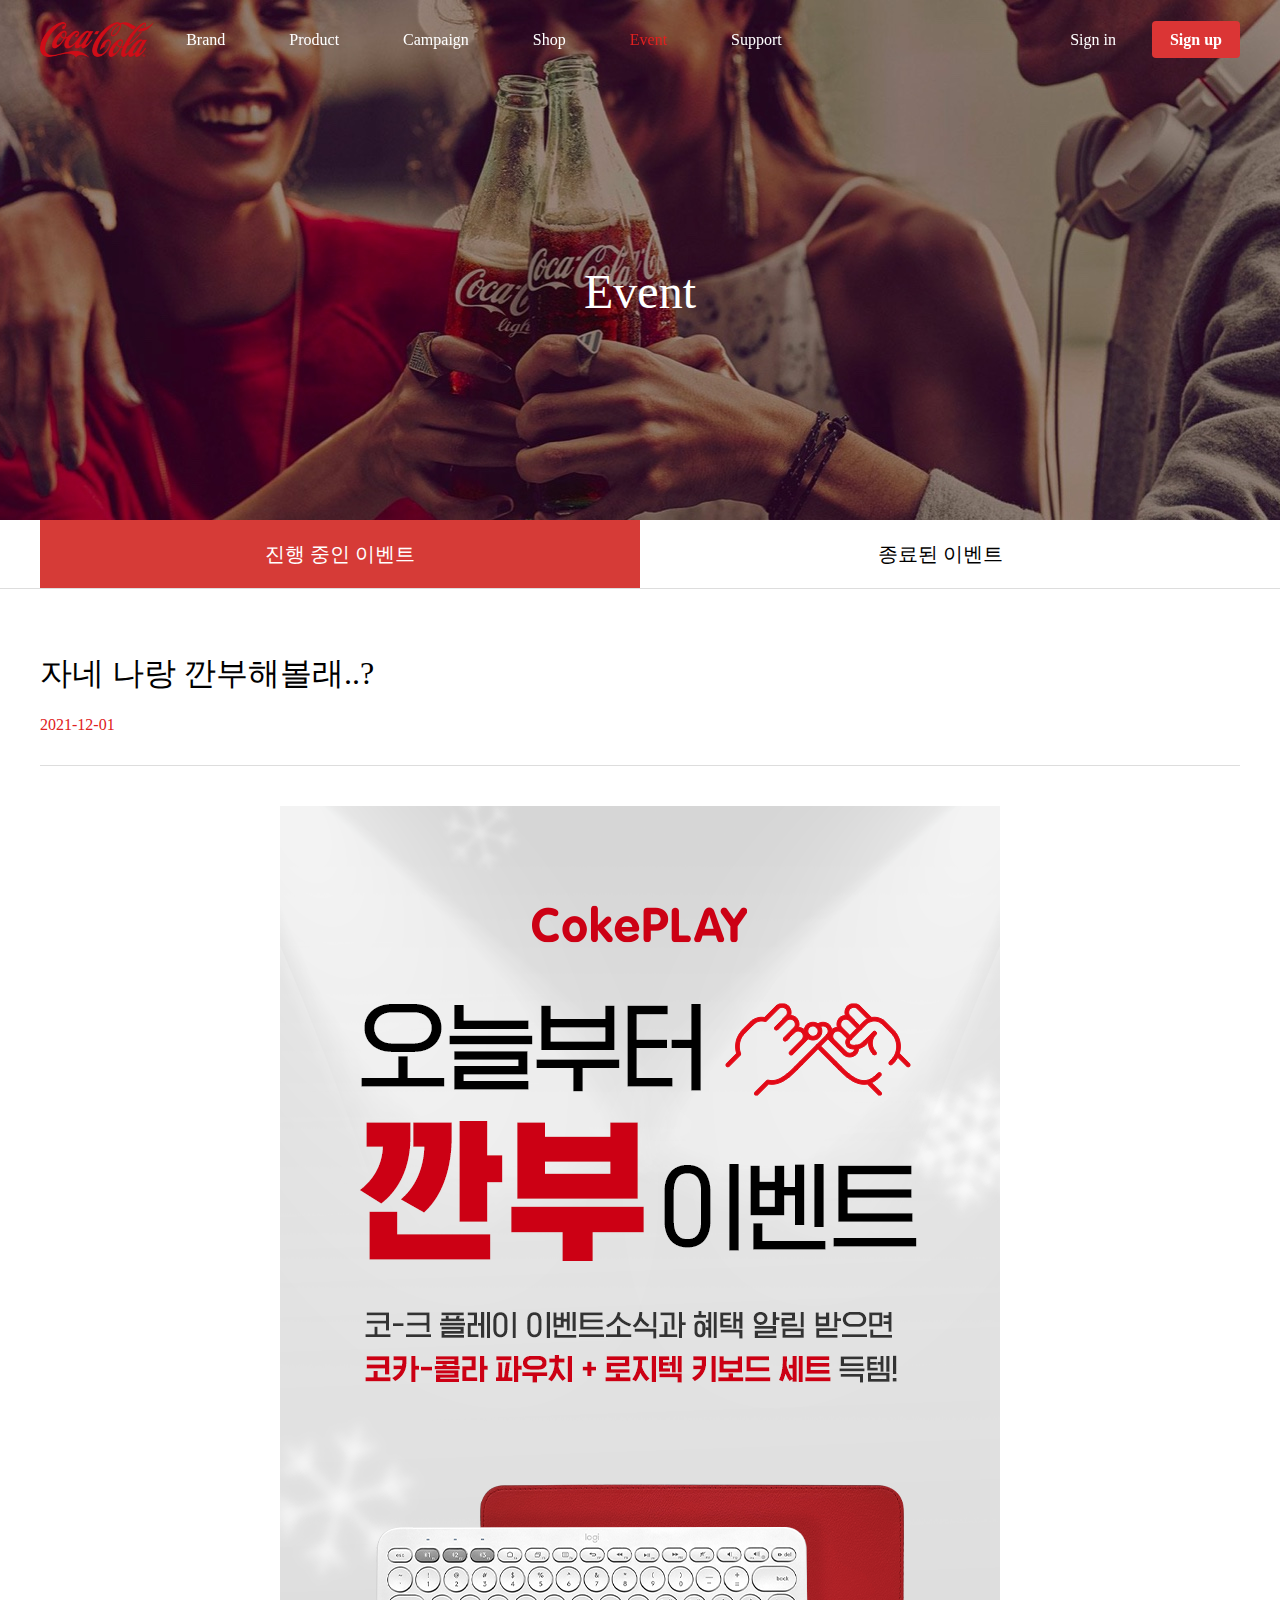
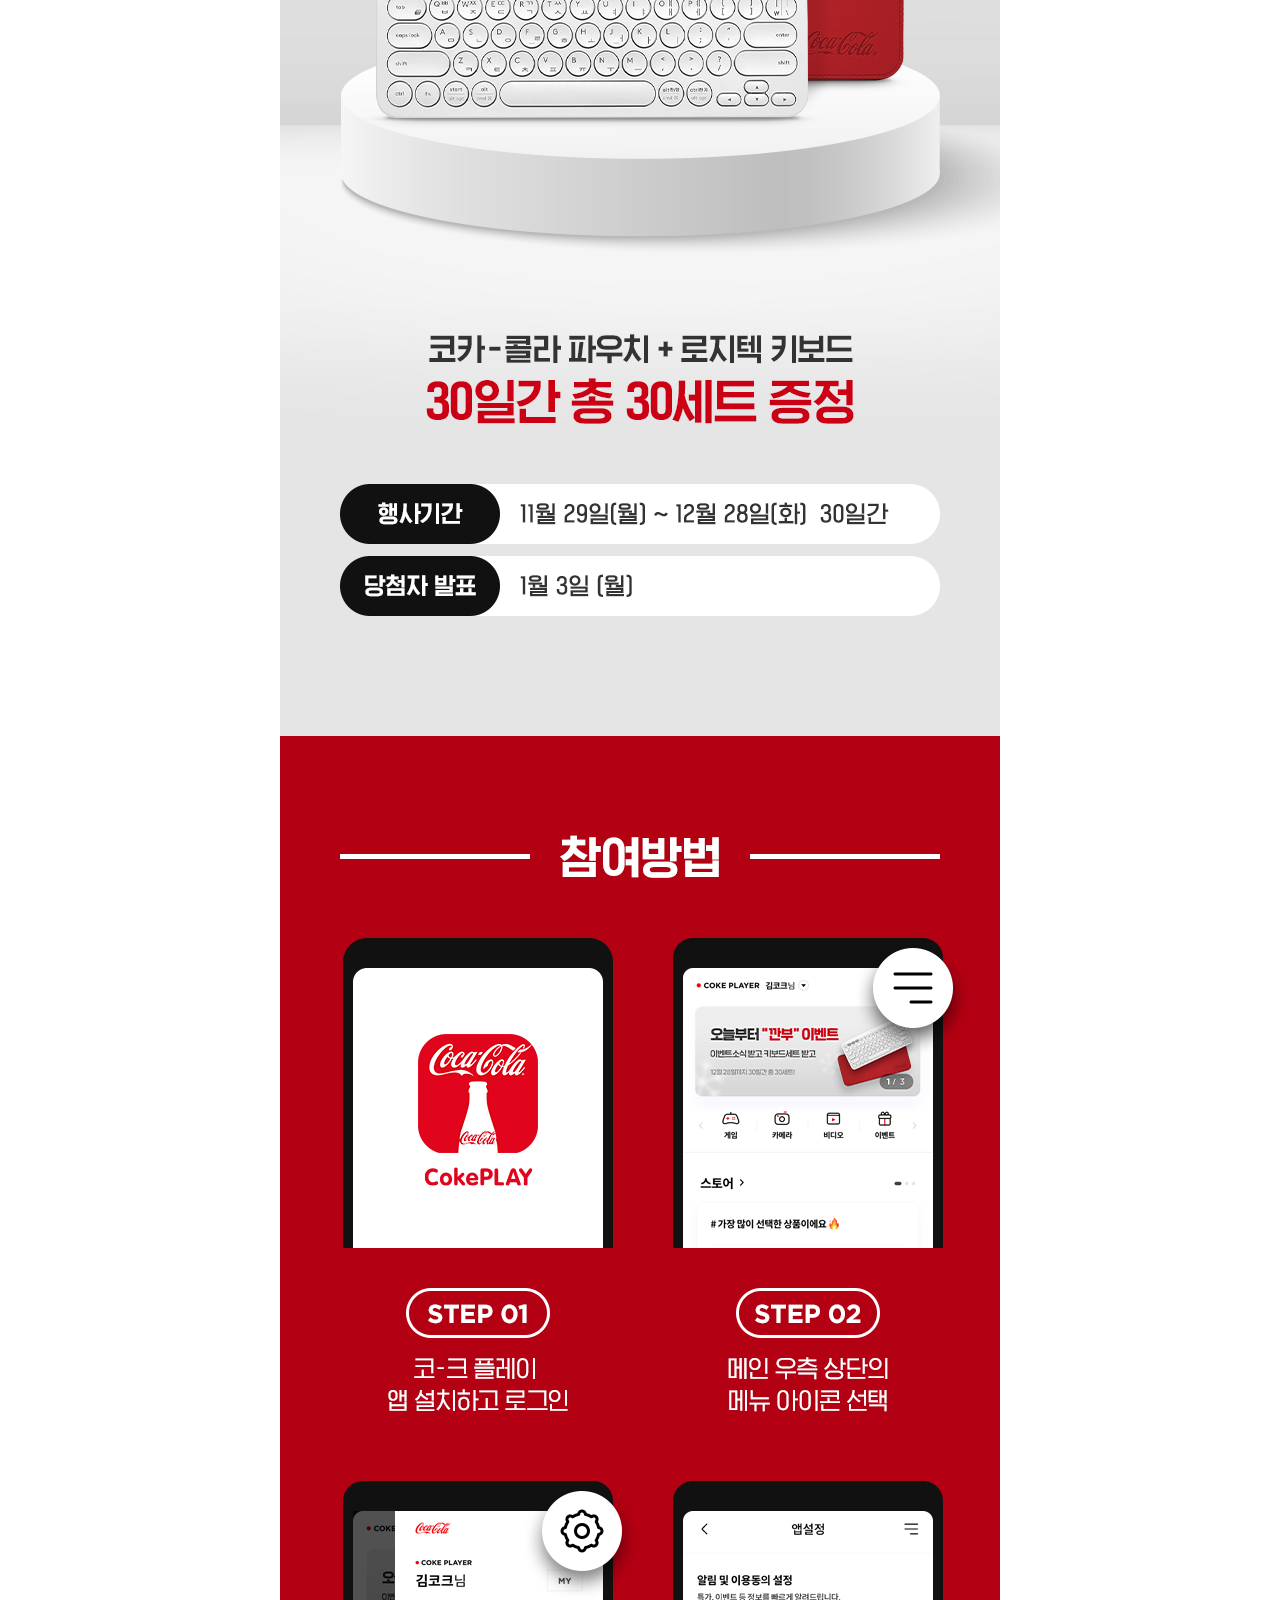
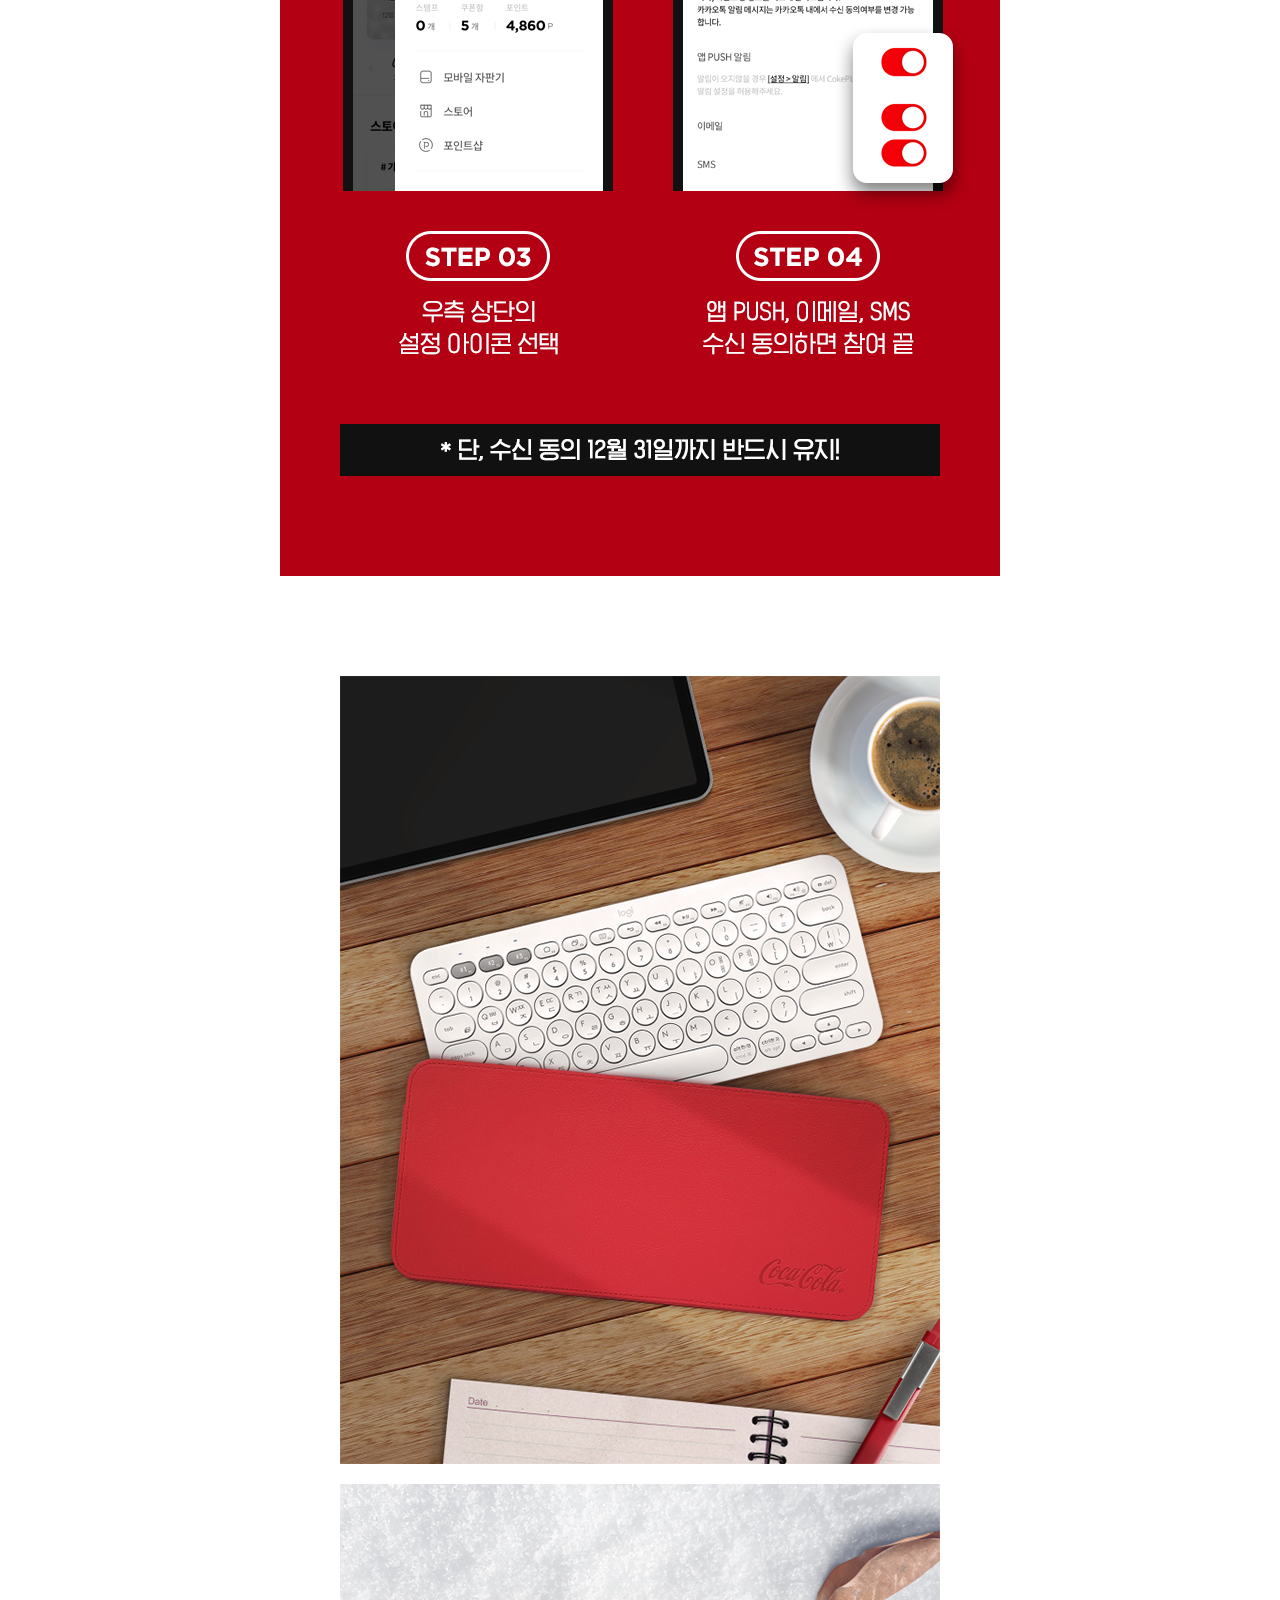
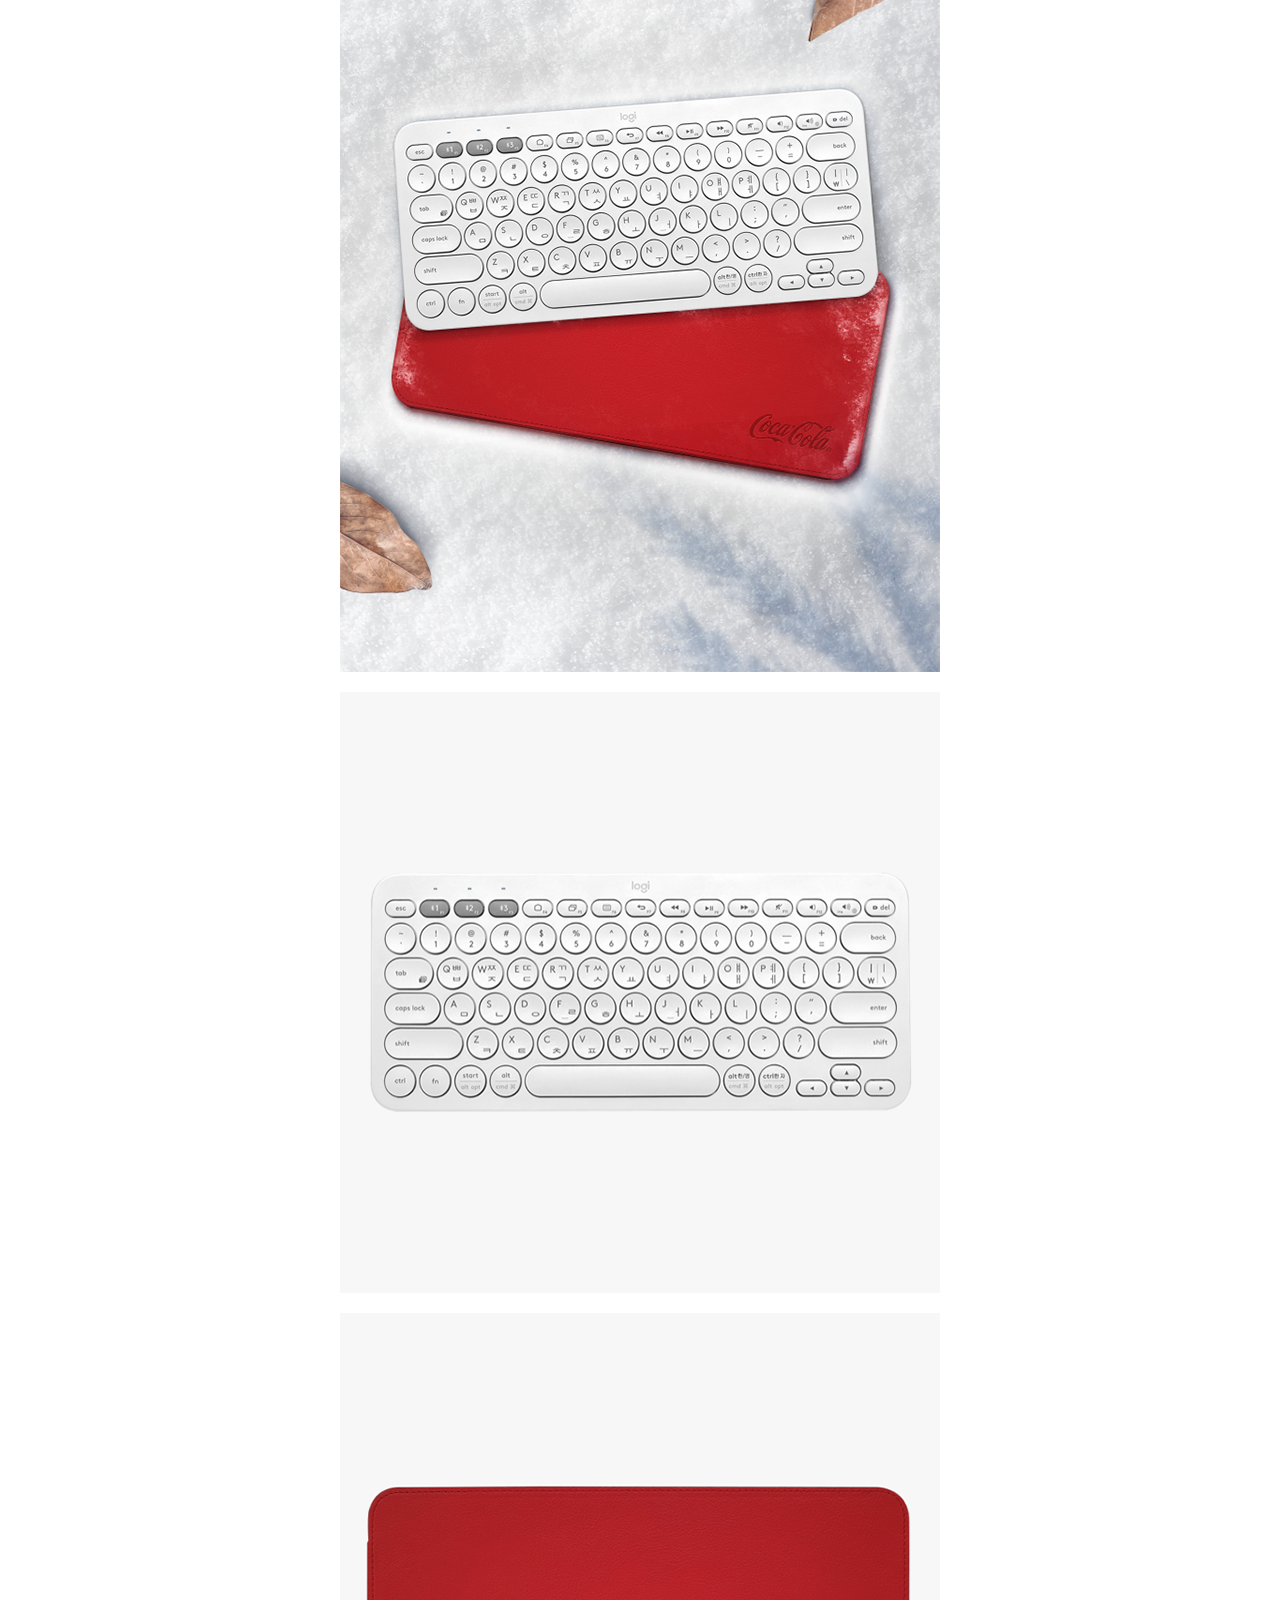
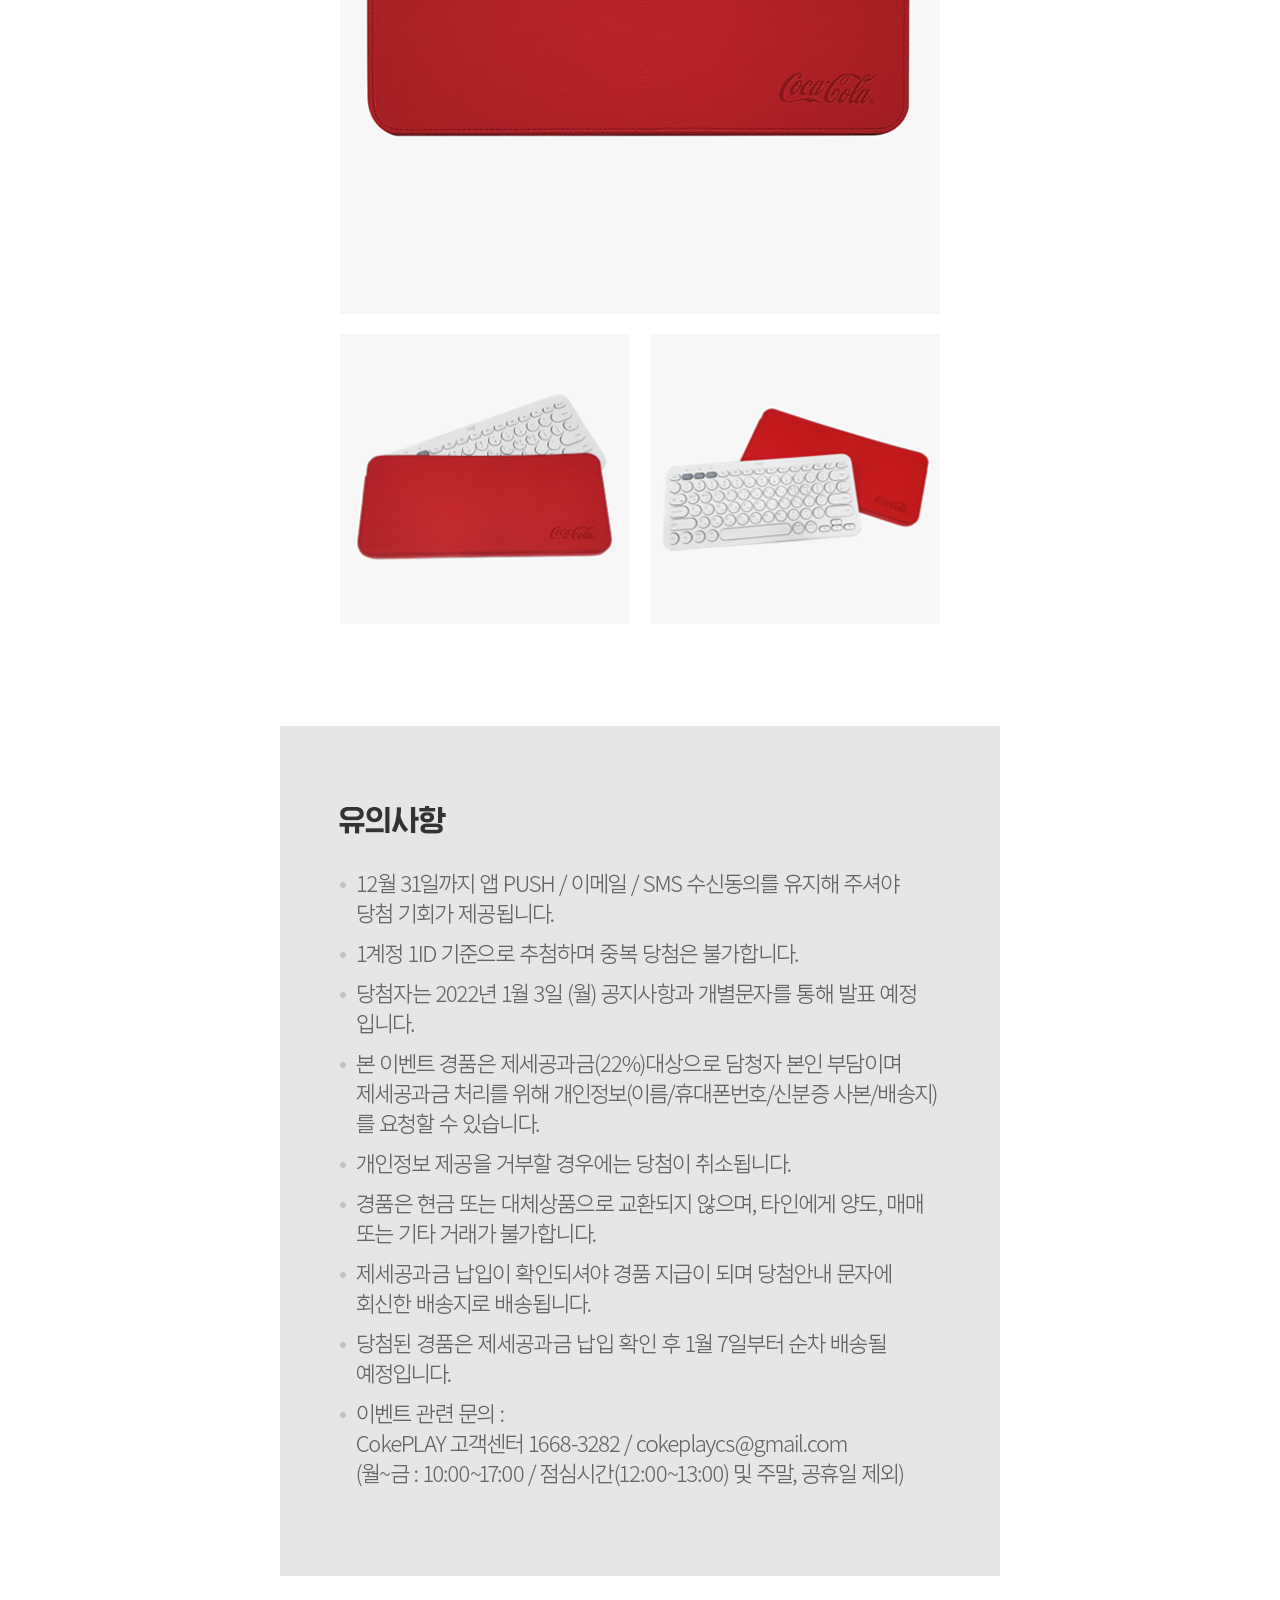
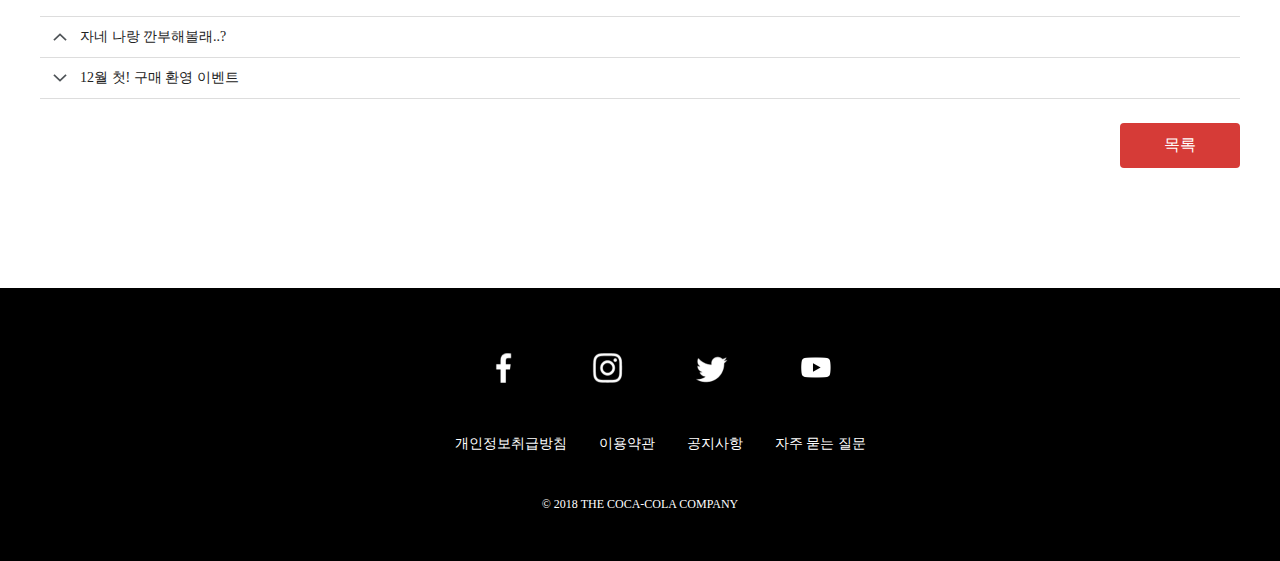
<file: event-detail.html>
<!DOCTYPE html>
<html lang="en">
    <head>
        <meta charset="UTF-8" />
        <meta http-equiv="X-UA-Compatible" content="IE=edge" />
        <meta name="viewport" content="width=device-width, initial-scale=1.0" />
        <title>코카-콜라</title>
        <link
            href="//spoqa.github.io/spoqa-han-sans/css/SpoqaHanSansNeo.css"
            rel="stylesheet"
            type="text/css"
        />
        <link rel="stylesheet" href="assets/styles/event.css" />
    </head>
    <body>
        <nav id="gnb">
            <div class="wrapper">
                <a href="index.html">
                    <img
                        class="gnb-logo"
                        src="assets/images/logo.png"
                        alt="Logo"
                /></a>
                <ul class="gnb-menu">
                    <li class="gnb-menu-item">
                        <a href="brand.html">Brand</a>
                        <ul class="gnb-sub-menu-list">
                            <li class="gnb-sub-menu-item">
                                <a href="brand.html">브랜드</a>
                            </li>
                            <li class="gnb-sub-menu-item">
                                <a href="brand-history.html">히스토리</a>
                            </li>
                        </ul>
                    </li>
                    <li class="gnb-menu-item">
                        <a href="product.html">Product</a>
                    </li>
                    <li class="gnb-menu-item">
                        <a href="campaign.html">Campaign</a>
                    </li>
                    <li class="gnb-menu-item">
                        <a href="shop.html">Shop</a>
                        <ul class="gnb-sub-menu-list">
                            <li class="gnb-sub-menu-item">
                                <a href="shop.html">Goods</a>
                            </li>
                            <li class="gnb-sub-menu-item">
                                <a href="javascript:void(0);">Custom Order</a>
                            </li>
                        </ul>
                    </li>
                    <li class="gnb-menu-item active">
                        <a href="event.html">Event</a>
                        <ul class="gnb-sub-menu-list">
                            <li class="gnb-sub-menu-item">
                                <a href="event.html">진행 중인 이벤트</a>
                            </li>
                            <li class="gnb-sub-menu-item">
                                <a href="javascript:void(0);">종료된 이벤트</a>
                            </li>
                        </ul>
                    </li>
                    <li class="gnb-menu-item">
                        <a href="support.html">Support</a>
                        <ul class="gnb-sub-menu-list">
                            <li class="gnb-sub-menu-item">
                                <a href="support.html">공지사항</a>
                            </li>
                            <li class="gnb-sub-menu-item">
                                <a href="support-faq.html">자주 묻는 질문</a>
                            </li>
                        </ul>
                    </li>
                </ul>
                <section class="gnb-btn">
                    <a class="gnb-btn-item" href="login.html">Sign in</a>
                    <a class="gnb-btn-item gnb-btn-primary" href="login.html"
                        >Sign up</a
                    >
                </section>
            </div>
        </nav>

        <header class="hero">
            <h1>Event</h1>
        </header>
        <main class="detail-container">
            <ul class="tab-list">
                <div class="wrapper">
                    <li class="tab-item active">
                        <a href="event.html">진행 중인 이벤트</a>
                    </li>
                    <li class="tab-item">
                        <a href="javascript:void(0);">종료된 이벤트</a>
                    </li>
                </div>
            </ul>
            <div class="wrapper">
                <div class="title-container">
                    <h1>자네 나랑 깐부해볼래..?</h1>
                    <p class="date">2021-12-01</p>
                </div>
                <div class="content">
                    <img
                        src="assets/images/event-detail-image.jpg"
                        alt="Image"
                    />
                    <!-- <p>
                        케케묵은 유머 하나. 입술을 뗀 채로 코카-콜라 발음하기.
                        우리는 모두 이 유머에 대한 답을 알고 있다. 코카-콜라는
                        원래 입술을 뗀 채로 발음할 수 있다.
                    </p> -->
                </div>
                <ul class="navigator">
                    <li class="up">
                        <p>
                            <a href="javascript:void(0);">
                                자네 나랑 깐부해볼래..?
                            </a>
                        </p>
                    </li>
                    <li class="down">
                        <p>
                            <a href="javascript:void(0);">
                                12월 첫! 구매 환영 이벤트
                            </a>
                        </p>
                    </li>
                </ul>
                <button class="btn-list" onclick="history.back()">목록</button>
            </div>
        </main>

        <footer id="footer">
            <div class="wrapper">
                <ul class="social-list">
                    <li class="social-item">
                        <a href="https://facebook.com">
                            <img
                                src="assets/images/social-facebook.png"
                                alt="facebook"
                            />
                        </a>
                    </li>
                    <li class="social-item">
                        <a href="https://instagram.com">
                            <img
                                src="assets/images/social-instagram.png"
                                alt="instagram"
                            />
                        </a>
                    </li>
                    <li class="social-item">
                        <a href="https://twitter.com">
                            <img
                                src="assets/images/social-twitter.png"
                                alt="twitter"
                            />
                        </a>
                    </li>
                    <li class="social-item">
                        <a href="https://youtube.com">
                            <img
                                src="assets/images/social-youtube.png"
                                alt="youtube"
                            />
                        </a>
                    </li>
                </ul>
                <ul class="menu-list">
                    <li class="menu-item">
                        <a href="javascript:void()">개인정보취급방침</a>
                    </li>
                    <li class="menu-item">
                        <a href="javascript:void()">이용약관</a>
                    </li>
                    <li class="menu-item">
                        <a href="support.html">공지사항</a>
                    </li>
                    <li class="menu-item">
                        <a href="support-faq.html">자주 묻는 질문</a>
                    </li>
                </ul>
                <p class="copyright">© 2018 THE COCA-COLA COMPANY</p>
            </div>
        </footer>

        <script src="assets/scripts/common.js"></script>
    </body>
</html>
</file>
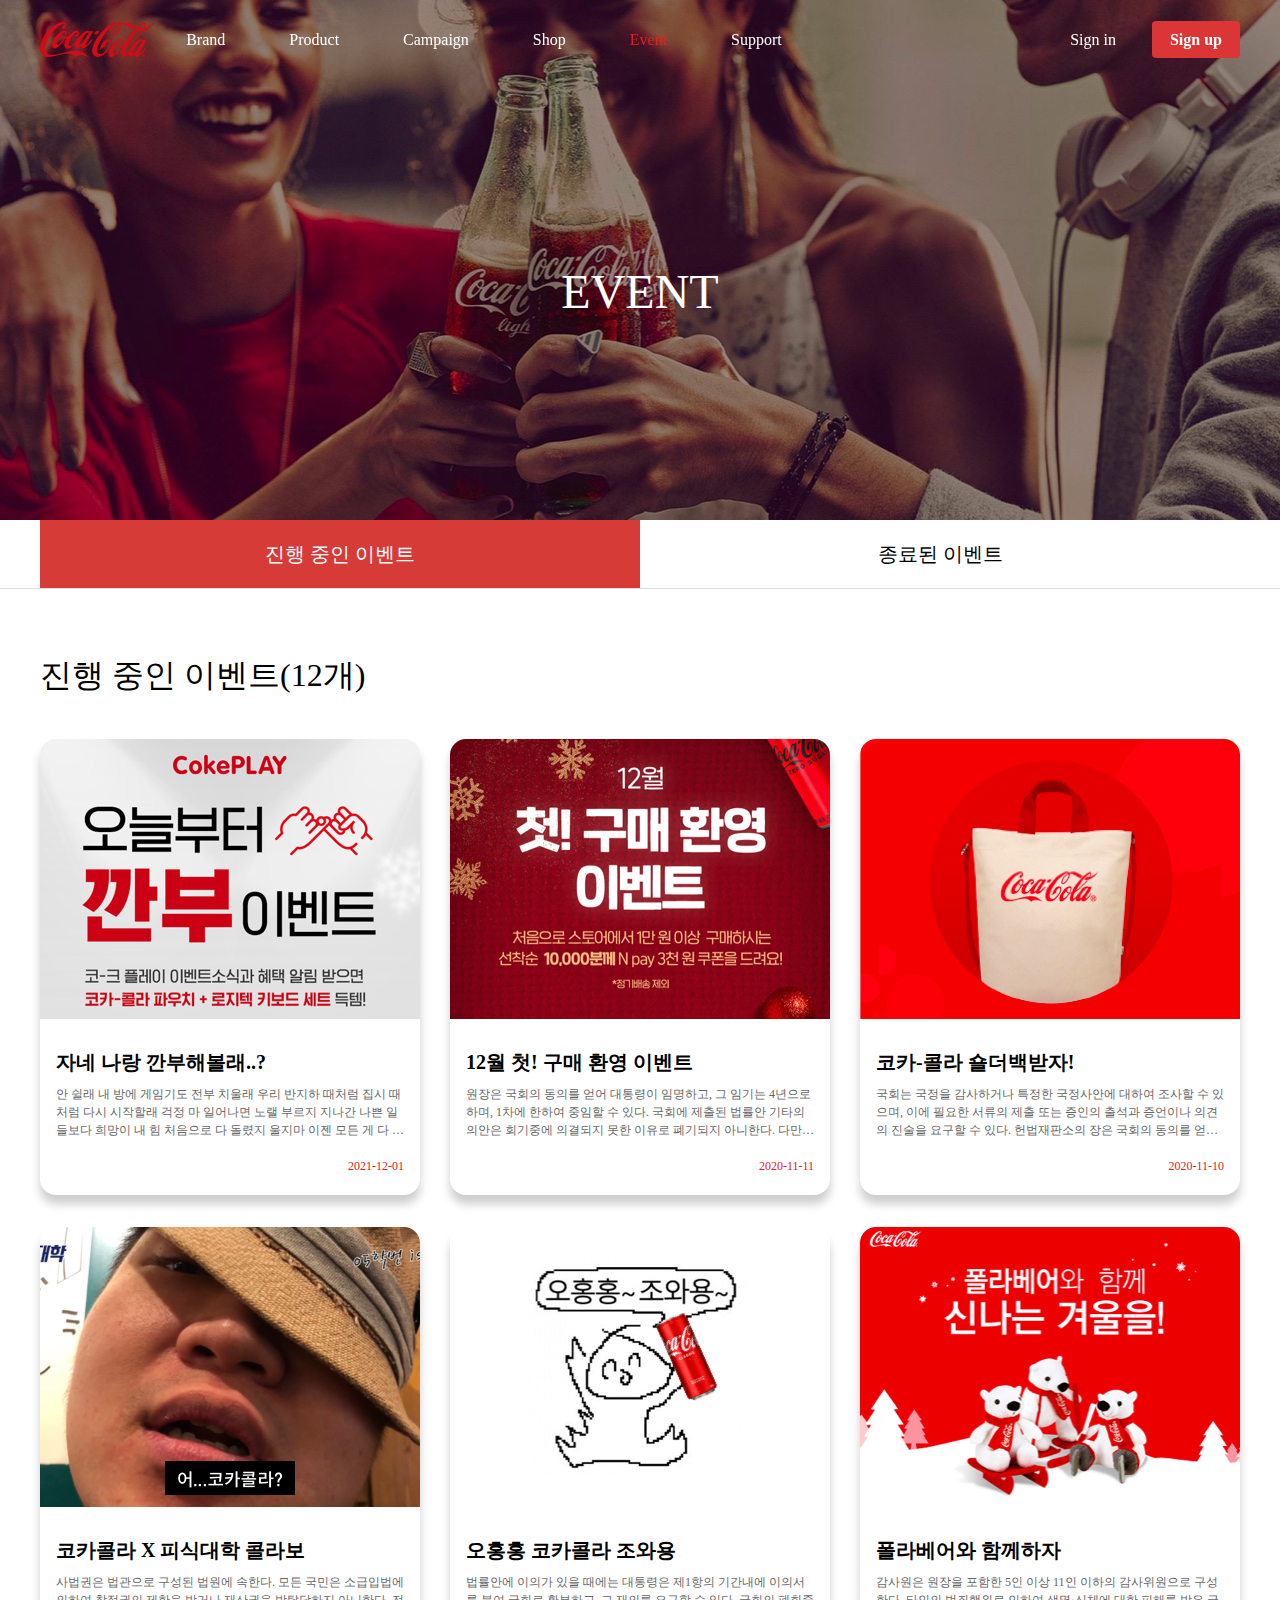
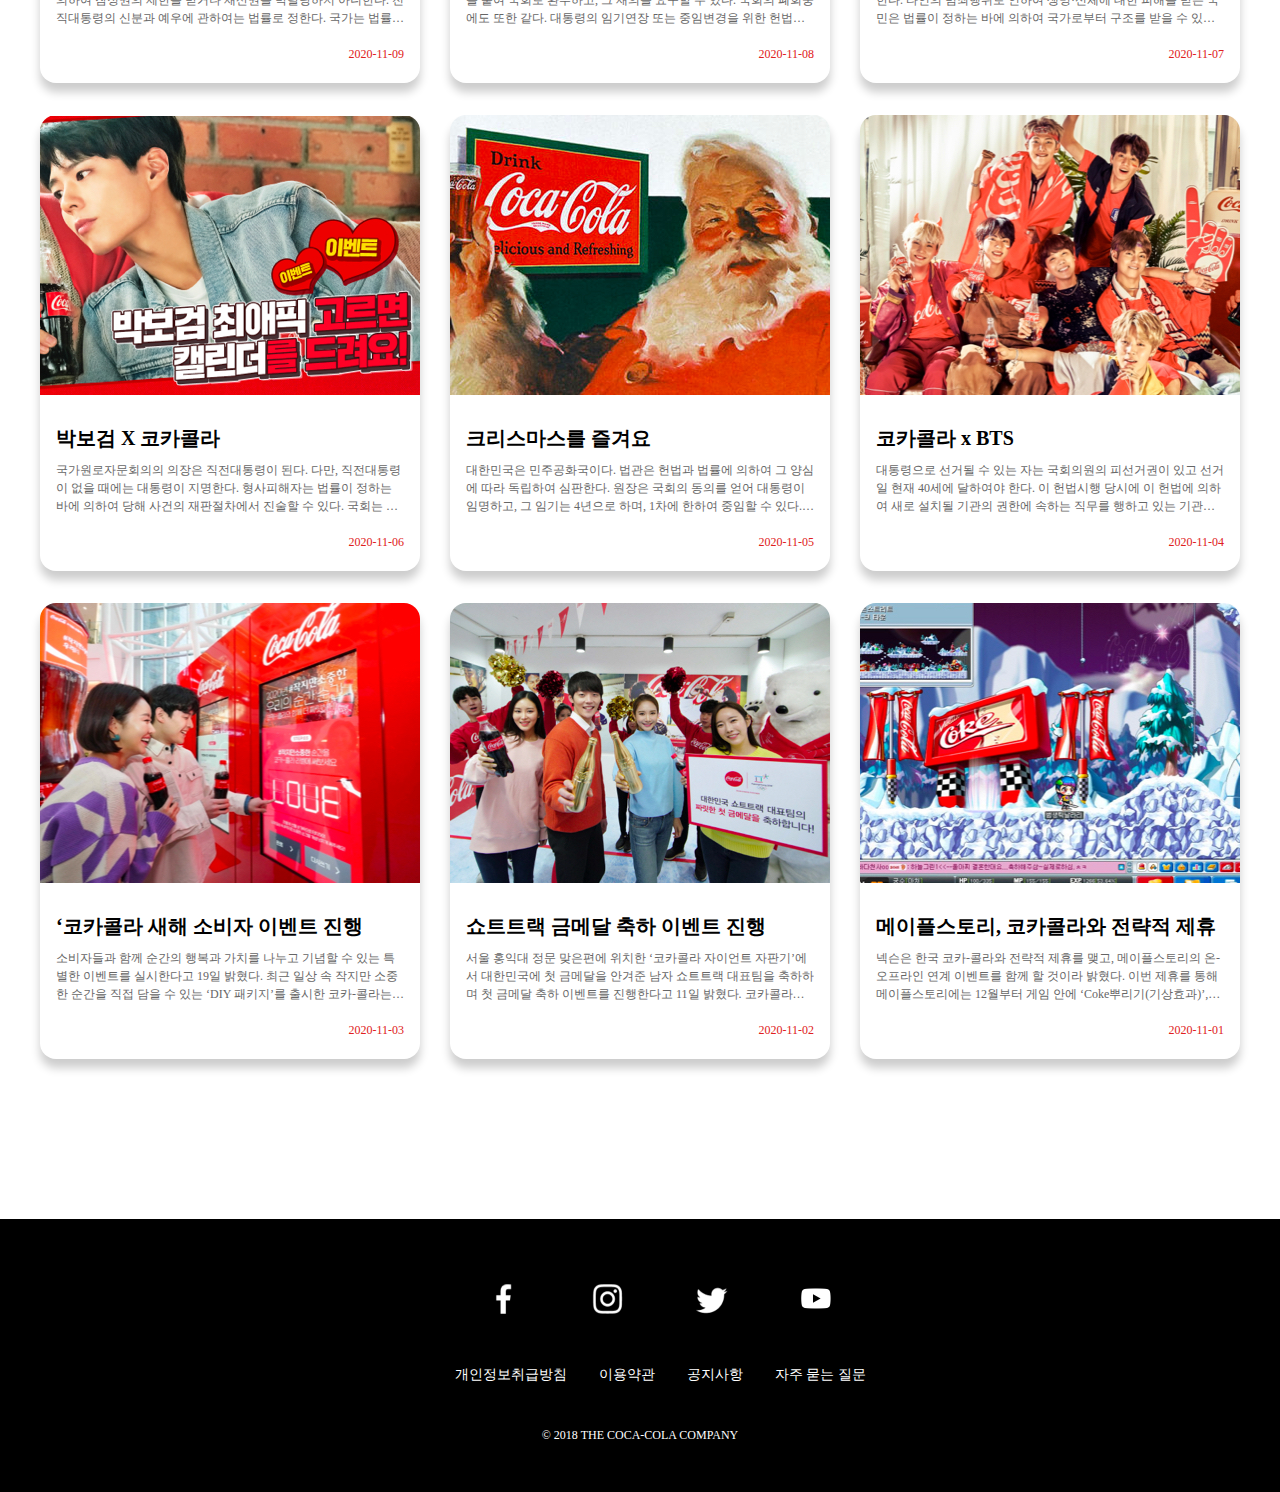
<file: event.html>
<!DOCTYPE html>
<html lang="en">
    <head>
        <meta charset="UTF-8" />
        <meta http-equiv="X-UA-Compatible" content="IE=edge" />
        <meta name="viewport" content="width=device-width, initial-scale=1.0" />
        <title>코카-콜라</title>
        <link
            href="//spoqa.github.io/spoqa-han-sans/css/SpoqaHanSansNeo.css"
            rel="stylesheet"
            type="text/css"
        />
        <link rel="stylesheet" href="assets/styles/event.css" />
    </head>
    <body>
        <nav id="gnb">
            <div class="wrapper">
                <a href="index.html">
                    <img
                        class="gnb-logo"
                        src="assets/images/logo.png"
                        alt="Logo"
                /></a>
                <ul class="gnb-menu">
                    <li class="gnb-menu-item">
                        <a href="brand.html">Brand</a>
                        <ul class="gnb-sub-menu-list">
                            <li class="gnb-sub-menu-item">
                                <a href="brand.html">브랜드</a>
                            </li>
                            <li class="gnb-sub-menu-item">
                                <a href="brand-history.html">히스토리</a>
                            </li>
                        </ul>
                    </li>
                    <li class="gnb-menu-item">
                        <a href="product.html">Product</a>
                    </li>
                    <li class="gnb-menu-item">
                        <a href="campaign.html">Campaign</a>
                    </li>
                    <li class="gnb-menu-item">
                        <a href="shop.html">Shop</a>
                        <ul class="gnb-sub-menu-list">
                            <li class="gnb-sub-menu-item">
                                <a href="shop.html">Goods</a>
                            </li>
                            <li class="gnb-sub-menu-item">
                                <a href="javascript:void(0);">Custom Order</a>
                            </li>
                        </ul>
                    </li>
                    <li class="gnb-menu-item active">
                        <a href="event.html">Event</a>
                        <ul class="gnb-sub-menu-list">
                            <li class="gnb-sub-menu-item">
                                <a href="event.html">진행 중인 이벤트</a>
                            </li>
                            <li class="gnb-sub-menu-item">
                                <a href="javascript:void(0);">종료된 이벤트</a>
                            </li>
                        </ul>
                    </li>
                    <li class="gnb-menu-item">
                        <a href="support.html">Support</a>
                        <ul class="gnb-sub-menu-list">
                            <li class="gnb-sub-menu-item">
                                <a href="support.html">공지사항</a>
                            </li>
                            <li class="gnb-sub-menu-item">
                                <a href="support-faq.html">자주 묻는 질문</a>
                            </li>
                        </ul>
                    </li>
                </ul>
                <section class="gnb-btn">
                    <a class="gnb-btn-item" href="login.html">Sign in</a>
                    <a class="gnb-btn-item gnb-btn-primary" href="login.html"
                        >Sign up</a
                    >
                </section>
            </div>
        </nav>

        <header class="hero">
            <h1>EVENT</h1>
        </header>
        <main>
            <ul class="tab-list">
                <div class="wrapper">
                    <li class="tab-item active">
                        <a href="event.html">진행 중인 이벤트</a>
                    </li>
                    <li class="tab-item">
                        <a href="javascript:void(0);">종료된 이벤트</a>
                    </li>
                </div>
            </ul>
            <div class="wrapper">
                <section class="event-container">
                    <h1>진행 중인 이벤트(12개)</h1>
                    <div class="card-list">
                        <a class="card-item" href="event-detail.html">
                            <img
                                src="assets/images/event-bg1.jpg"
                                alt="콜라병"
                            />
                            <section class="card-content">
                                <h2>자네 나랑 깐부해볼래..?</h2>
                                <p class="desc">
                                    안 쉴래 내 방에 게임기도 전부 치울래 우리 반지하 때처럼 집시 때처럼 다시 시작할래 걱정 마 일어나면 노랠 부르지 지나간 나쁜 일들보다 희망이 내 힘 처음으로 다 돌렸지 울지마 이젠 모든 게 다 제자리 각자 다른 길을 걸어도 시간이 우리 얼굴을 바꿔도 없어도 웃을 때처럼 행복한 삶이길 빌어
                                </p>
                                <p class="date">2021-12-01</p>
                            </section>
                        </a>
                        <a class="card-item" href="event-detail.html">
                            <img
                                src="assets/images/event-bg2.jpg"
                                alt="콜라병"
                            />
                            <section class="card-content">
                                <h2>12월 첫! 구매 환영 이벤트</h2>
                                <p class="desc">
                                    원장은 국회의 동의를 얻어 대통령이 임명하고, 그 임기는 4년으로 하며, 1차에 한하여 중임할 수 있다.
                                    국회에 제출된 법률안 기타의 의안은 회기중에 의결되지 못한 이유로 폐기되지 아니한다. 다만, 국회의원의 임기가 만료된 때에는 그러하지 아니하다.
                                    공무원의 신분과 정치적 중립성은 법률이 정하는 바에 의하여 보장된다.
                                </p>
                                <p class="date">2020-11-11</p>
                            </section>
                        </a>
                        <a class="card-item" href="event-detail.html">
                            <img
                                src="assets/images/event-bg3.jpg"
                                alt="콜라병"
                            />
                            <section class="card-content">
                                <h2>코카-콜라 숄더백받자!</h2>
                                <p class="desc">
                                    국회는 국정을 감사하거나 특정한 국정사안에 대하여 조사할 수 있으며, 이에 필요한 서류의 제출 또는 증인의 출석과 증언이나 의견의 진술을 요구할 수 있다.
                                    헌법재판소의 장은 국회의 동의를 얻어 재판관중에서 대통령이 임명한다.
                                    모든 국민은 신속한 재판을 받을 권리를 가진다. 형사피고인은 상당한 이유가 없는 한 지체없이 공개재판을 받을 권리를 가진다.
                                </p>
                                <p class="date">2020-11-10</p>
                            </section>
                        </a>
                        <a class="card-item" href="event-detail.html">
                            <img
                                src="assets/images/event-bg4.jpg"
                                alt="콜라병"
                            />
                            <section class="card-content">
                                <h2>코카콜라 X 피식대학 콜라보</h2>
                                <p class="desc">
                                    사법권은 법관으로 구성된 법원에 속한다. 모든 국민은 소급입법에 의하여 참정권의 제한을 받거나 재산권을 박탈당하지 아니한다.
                                    전직대통령의 신분과 예우에 관하여는 법률로 정한다. 국가는 법률이 정하는 바에 의하여 재외국민을 보호할 의무를 진다.
                                    대통령후보자가 1인일 때에는 그 득표수가 선거권자 총수의 3분의 1 이상이 아니면 대통령으로 당선될 수 없다.
                                </p>
                                <p class="date">2020-11-09</p>
                            </section>
                        </a>
                        <a class="card-item" href="event-detail.html">
                            <img
                                src="assets/images/event-bg5.jpg"
                                alt="콜라병"
                            />
                            <section class="card-content">
                                <h2>오홍홍 코카콜라 조와용</h2>
                                <p class="desc">
                                    법률안에 이의가 있을 때에는 대통령은 제1항의 기간내에 이의서를 붙여 국회로 환부하고, 그 재의를 요구할 수 있다. 국회의 폐회중에도 또한 같다.
                                    대통령의 임기연장 또는 중임변경을 위한 헌법개정은 그 헌법개정 제안 당시의 대통령에 대하여는 효력이 없다.
                                    국가안전보장에 관련되는 대외정책·군사정책과 국내정책의 수립에 관하여 국무회의의 심의에 앞서 대통령의 자문에 응하기 위하여 국가안전보장회의를 둔다.
                                </p>
                                <p class="date">2020-11-08</p>
                            </section>
                        </a>
                        <a class="card-item" href="event-detail.html">
                            <img
                                src="assets/images/event-bg6.jpg"
                                alt="콜라병"
                            />
                            <section class="card-content">
                                <h2>폴라베어와 함께하자</h2>
                                <p class="desc">
                                    감사원은 원장을 포함한 5인 이상 11인 이하의 감사위원으로 구성한다.
                                    타인의 범죄행위로 인하여 생명·신체에 대한 피해를 받은 국민은 법률이 정하는 바에 의하여 국가로부터 구조를 받을 수 있다.                                   
                                    대통령은 조약을 체결·비준하고, 외교사절을 신임·접수 또는 파견하며, 선전포고와 강화를 한다.
                                </p>
                                <p class="date">2020-11-07</p>
                            </section>
                        </a>
                        <a class="card-item" href="event-detail.html">
                            <img
                                src="assets/images/event-bg7.jpg"
                                alt="콜라병"
                            />
                            <section class="card-content">
                                <h2>박보검 X 코카콜라</h2>
                                <p class="desc">
                                    국가원로자문회의의 의장은 직전대통령이 된다. 다만, 직전대통령이 없을 때에는 대통령이 지명한다.
                                    형사피해자는 법률이 정하는 바에 의하여 당해 사건의 재판절차에서 진술할 수 있다.                                    
                                    국회는 정부의 동의없이 정부가 제출한 지출예산 각항의 금액을 증가하거나 새 비목을 설치할 수 없다.
                                </p>
                                <p class="date">2020-11-06</p>
                            </section>
                        </a>
                        <a class="card-item" href="event-detail.html">
                            <img
                                src="assets/images/event-bg8.jpg"
                                alt="콜라병"
                            />
                            <section class="card-content">
                                <h2>크리스마스를 즐겨요</h2>
                                <p class="desc">
                                    대한민국은 민주공화국이다. 법관은 헌법과 법률에 의하여 그 양심에 따라 독립하여 심판한다.

                                    원장은 국회의 동의를 얻어 대통령이 임명하고, 그 임기는 4년으로 하며, 1차에 한하여 중임할 수 있다.
                                    
                                    대한민국의 주권은 국민에게 있고, 모든 권력은 국민으로부터 나온다.
                                </p>
                                <p class="date">2020-11-05</p>
                            </section>
                        </a>
                        <a class="card-item" href="event-detail.html">
                            <img
                                src="assets/images/event-bg9.jpg"
                                alt="콜라병"
                            />
                            <section class="card-content">
                                <h2>코카콜라 x BTS</h2>
                                <p class="desc">
                                    대통령으로 선거될 수 있는 자는 국회의원의 피선거권이 있고 선거일 현재 40세에 달하여야 한다.

                                    이 헌법시행 당시에 이 헌법에 의하여 새로 설치될 기관의 권한에 속하는 직무를 행하고 있는 기관은 이 헌법에 의하여 새로운 기관이 설치될 때까지 존속하며 그 직무를 행한다.
                                    
                                    근로조건의 기준은 인간의 존엄성을 보장하도록 법률로 정한다.
                                </p>
                                <p class="date">2020-11-04</p>
                            </section>
                        </a>
                        <a class="card-item" href="event-detail.html">
                            <img
                                src="assets/images/event-bg10.jpg"
                                alt="콜라병"
                            />
                            <section class="card-content">
                                <h2>‘코카콜라 새해 소비자 이벤트 진행</h2>
                                <p class="desc">
                                    소비자들과 함께 순간의 행복과 가치를 나누고 기념할 수 있는 특별한 이벤트를 실시한다고 19일 밝혔다.
                                    최근 일상 속 작지만 소중한 순간을 직접 담을 수 있는 ‘DIY 패키지’를 출시한 코카-콜라는
                                    디지털 패널 형태의 라벨에 나의 작지만 소중한 순간이나 소중한 사람에게 전하고 싶은
                                </p>
                                <p class="date">2020-11-03</p>
                            </section>
                        </a>
                        <a class="card-item" href="event-detail.html">
                            <img
                                src="assets/images/event-bg11.jpg"
                                alt="콜라병"
                            />
                            <section class="card-content">
                                <h2>쇼트트랙 금메달 축하 이벤트 진행</h2>
                                <p class="desc">
                                    서울 홍익대 정문 맞은편에 위치한 ‘코카콜라 자이언트 자판기’에서
                                    대한민국에 첫 금메달을 안겨준 남자 쇼트트랙 대표팀을 축하하며 첫 금메달 축하 이벤트를 진행한다고 11일 밝혔다.
                                    코카콜라는 2018 평창동계올림픽 월드와이드 파트너사다.
                                </p>
                                <p class="date">2020-11-02</p>
                            </section>
                        </a>
                        <a class="card-item" href="event-detail.html">
                            <img
                                src="assets/images/event-bg12.jpg"
                                alt="콜라병"
                            />
                            <section class="card-content">
                                <h2>메이플스토리, 코카콜라와 전략적 제휴</h2>
                                <p class="desc">
                                    넥슨은 한국 코카-콜라와 전략적 제휴를 맺고, 메이플스토리의 온-오프라인 연계 이벤트를 함께 할 것이라 밝혔다.
                                    이번 제휴를 통해 메이플스토리에는 12월부터 게임 안에 ‘Coke뿌리기(기상효과)’,
                                    ‘순간 이동의 코크’등 특별 제작된 세 가지의 ‘코크 아이템’이 추가되었다.
                                </p>
                                <p class="date">2020-11-01</p>
                            </section>
                        </a>
                    </div>
                </section>
            </div>
        </main>

        <footer id="footer">
            <div class="wrapper">
                <ul class="social-list">
                    <li class="social-item">
                        <a href="https://facebook.com">
                            <img
                                src="assets/images/social-facebook.png"
                                alt="facebook"
                            />
                        </a>
                    </li>
                    <li class="social-item">
                        <a href="https://instagram.com">
                            <img
                                src="assets/images/social-instagram.png"
                                alt="instagram"
                            />
                        </a>
                    </li>
                    <li class="social-item">
                        <a href="https://twitter.com">
                            <img
                                src="assets/images/social-twitter.png"
                                alt="twitter"
                            />
                        </a>
                    </li>
                    <li class="social-item">
                        <a href="https://youtube.com">
                            <img
                                src="assets/images/social-youtube.png"
                                alt="youtube"
                            />
                        </a>
                    </li>
                </ul>
                <ul class="menu-list">
                    <li class="menu-item">
                        <a href="javascript:void()">개인정보취급방침</a>
                    </li>
                    <li class="menu-item">
                        <a href="javascript:void()">이용약관</a>
                    </li>
                    <li class="menu-item">
                        <a href="support.html">공지사항</a>
                    </li>
                    <li class="menu-item">
                        <a href="support-faq.html">자주 묻는 질문</a>
                    </li>
                </ul>
                <p class="copyright">© 2018 THE COCA-COLA COMPANY</p>
            </div>
        </footer>

        <script src="assets/scripts/common.js"></script>
    </body>
</html>
</file>
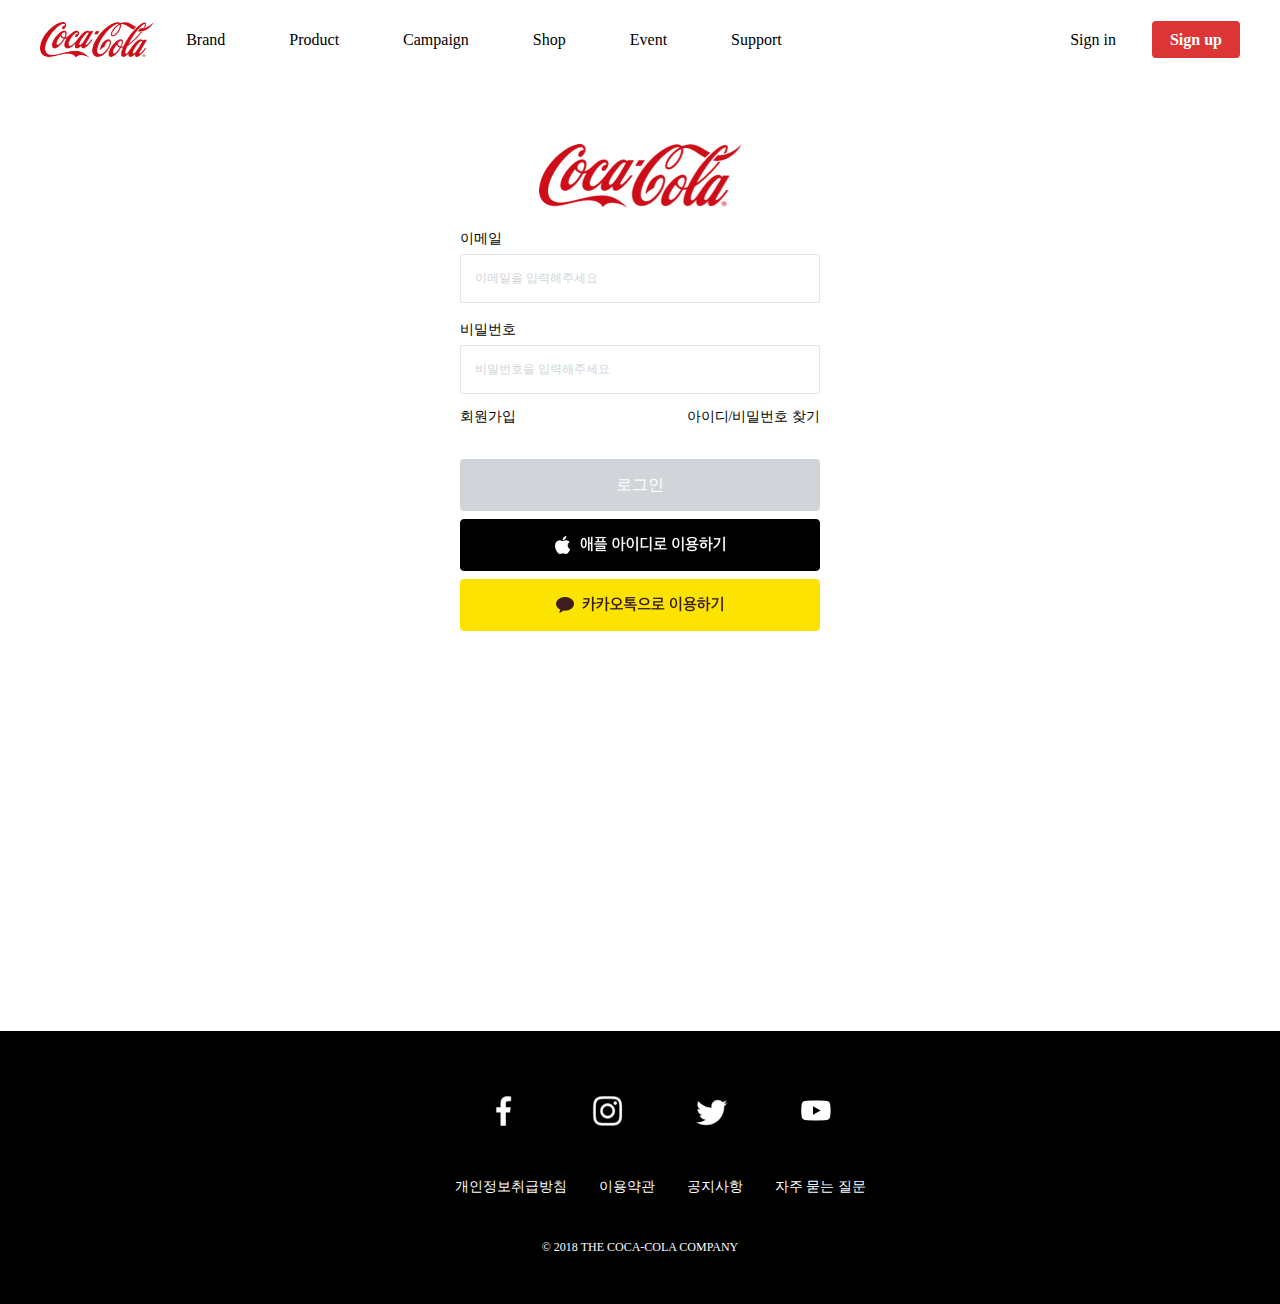
<file: login.html>
<!DOCTYPE html>
<html lang="en">
    <head>
        <meta charset="UTF-8" />
        <meta http-equiv="X-UA-Compatible" content="IE=edge" />
        <meta name="viewport" content="width=device-width, initial-scale=1.0" />
        <title>코카-콜라</title>
        <link
            href="//spoqa.github.io/spoqa-han-sans/css/SpoqaHanSansNeo.css"
            rel="stylesheet"
            type="text/css"
        />
        <link rel="stylesheet" href="assets/styles/login.css" />
    </head>
    <body>
        <nav id="gnb" class="white">
            <div class="wrapper">
                <a href="index.html">
                    <img
                        class="gnb-logo"
                        src="assets/images/logo.png"
                        alt="Logo"
                /></a>
                <ul class="gnb-menu">
                    <li class="gnb-menu-item">
                        <a href="brand.html">Brand</a>
                        <ul class="gnb-sub-menu-list">
                            <li class="gnb-sub-menu-item">
                                <a href="brand.html">브랜드</a>
                            </li>
                            <li class="gnb-sub-menu-item">
                                <a href="brand-history.html">히스토리</a>
                            </li>
                        </ul>
                    </li>
                    <li class="gnb-menu-item">
                        <a href="product.html">Product</a>
                    </li>
                    <li class="gnb-menu-item">
                        <a href="campaign.html">Campaign</a>
                    </li>
                    <li class="gnb-menu-item">
                        <a href="shop.html">Shop</a>
                        <ul class="gnb-sub-menu-list">
                            <li class="gnb-sub-menu-item">
                                <a href="shop.html">Goods</a>
                            </li>
                            <li class="gnb-sub-menu-item">
                                <a href="javascript:void(0);">Custom Order</a>
                            </li>
                        </ul>
                    </li>
                    <li class="gnb-menu-item">
                        <a href="event.html">Event</a>
                        <ul class="gnb-sub-menu-list">
                            <li class="gnb-sub-menu-item">
                                <a href="event.html">진행 중인 이벤트</a>
                            </li>
                            <li class="gnb-sub-menu-item">
                                <a href="javascript:void(0);">종료된 이벤트</a>
                            </li>
                        </ul>
                    </li>
                    <li class="gnb-menu-item">
                        <a href="support.html">Support</a>
                        <ul class="gnb-sub-menu-list">
                            <li class="gnb-sub-menu-item">
                                <a href="support.html">공지사항</a>
                            </li>
                            <li class="gnb-sub-menu-item">
                                <a href="support-faq.html">자주 묻는 질문</a>
                            </li>
                        </ul>
                    </li>
                </ul>
                <section class="gnb-btn">
                    <a class="gnb-btn-item" href="login.html">Sign in</a>
                    <a class="gnb-btn-item gnb-btn-primary" href="login.html"
                        >Sign up</a
                    >
                </section>
            </div>
        </nav>

        <main>
            <img class="logo" src="assets/images/logo.png" alt="Logo" />

            <section class="input-container">
                <label for="email" class="label-email">이메일</label>
                <input
                    type="email"
                    name="email"
                    placeholder="이메일을 입력해주세요"
                />
                <label for="password" class="label-password">비밀번호</label>
                <input
                    type="password"
                    name="password"
                    placeholder="비밀번호을 입력해주세요"
                />
            </section>

            <section class="link-container">
                <a href="javascript:void(0);">회원가입</a>
                <a href="javascript:void(0);">아이디/비밀번호 찾기</a>
            </section>

            <section class="button-container">
                <button class="btn-login">로그인</button>
                <button class="btn-apple">
                    <img
                        src="assets/images/login-with-apple.png"
                        alt="Login with Apple"
                    />
                </button>
                <button class="btn-kakao">
                    <img
                        src="assets/images/login-with-kakao.png"
                        alt="Login with kakao"
                    />
                </button>
            </section>
        </main>

        <footer id="footer">
            <div class="wrapper">
                <ul class="social-list">
                    <li class="social-item">
                        <a href="https://facebook.com">
                            <img
                                src="assets/images/social-facebook.png"
                                alt="facebook"
                            />
                        </a>
                    </li>
                    <li class="social-item">
                        <a href="https://instagram.com">
                            <img
                                src="assets/images/social-instagram.png"
                                alt="instagram"
                            />
                        </a>
                    </li>
                    <li class="social-item">
                        <a href="https://twitter.com">
                            <img
                                src="assets/images/social-twitter.png"
                                alt="twitter"
                            />
                        </a>
                    </li>
                    <li class="social-item">
                        <a href="https://youtube.com">
                            <img
                                src="assets/images/social-youtube.png"
                                alt="youtube"
                            />
                        </a>
                    </li>
                </ul>
                <ul class="menu-list">
                    <li class="menu-item">
                        <a href="javascript:void(0);">개인정보취급방침</a>
                    </li>
                    <li class="menu-item">
                        <a href="javascript:void(0);">이용약관</a>
                    </li>
                    <li class="menu-item">
                        <a href="support.html">공지사항</a>
                    </li>
                    <li class="menu-item">
                        <a href="support-faq.html">자주 묻는 질문</a>
                    </li>
                </ul>
                <p class="copyright">© 2018 THE COCA-COLA COMPANY</p>
            </div>
        </footer>

        <script src="assets/scripts/common.js"></script>
    </body>
</html>
</file>
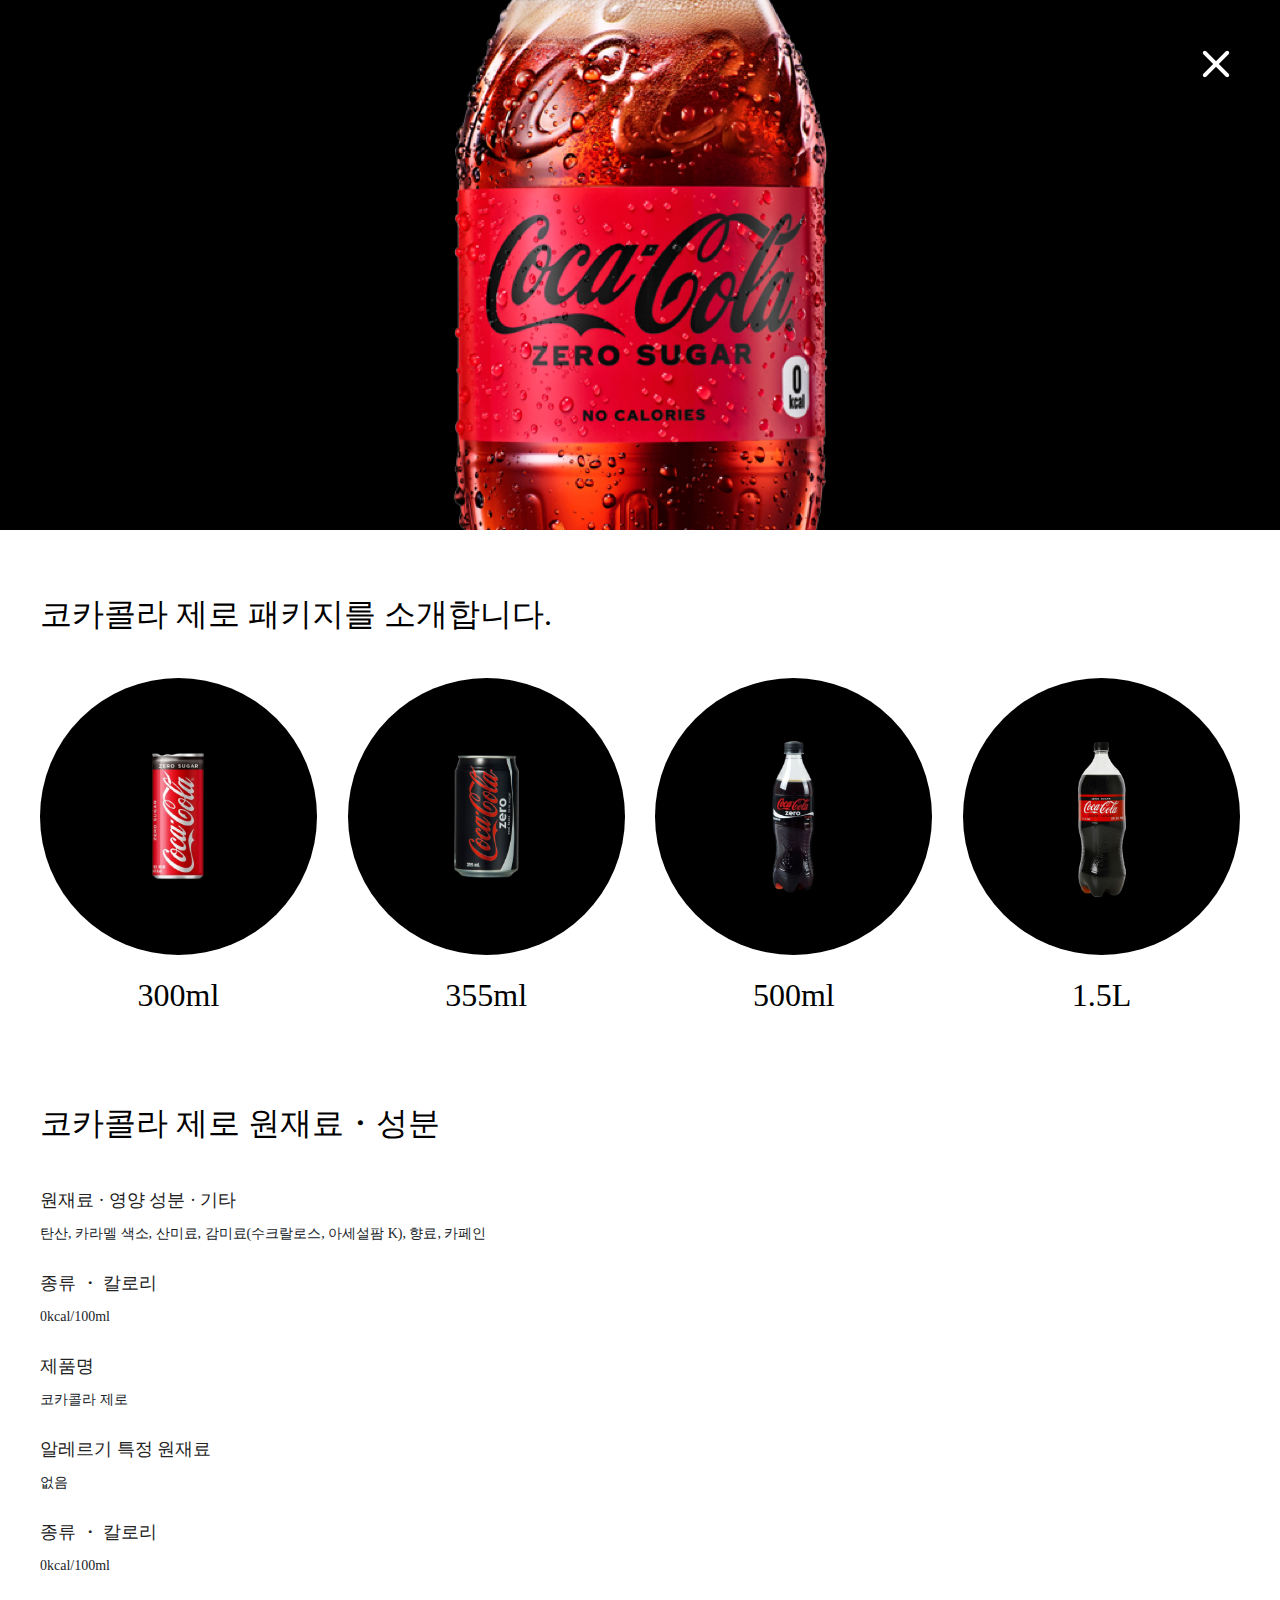
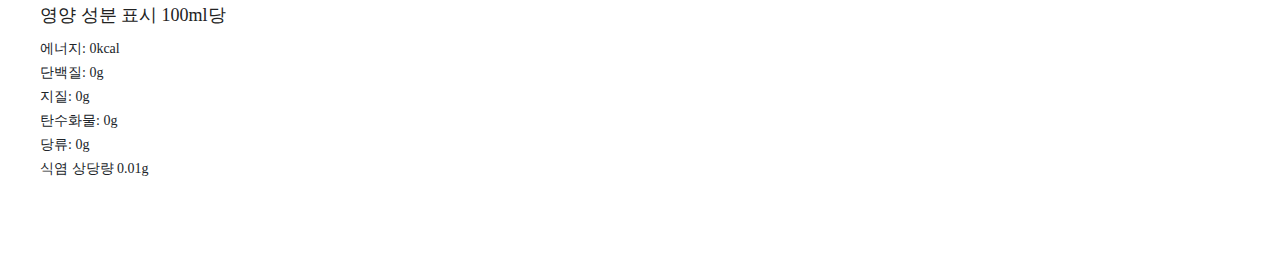
<file: product-detail.html>
<!DOCTYPE html>
<html lang="en">
    <head>
        <meta charset="UTF-8" />
        <meta http-equiv="X-UA-Compatible" content="IE=edge" />
        <meta name="viewport" content="width=device-width, initial-scale=1.0" />
        <title>코카-콜라</title>
        <link
            href="//spoqa.github.io/spoqa-han-sans/css/SpoqaHanSansNeo.css"
            rel="stylesheet"
            type="text/css"
        />
        <link rel="stylesheet" href="assets/styles/product.css" />
    </head>
    <body>
        <main class="detail-container">
            <header>
                <img
                    src="assets/images/product-detail-hero.png"
                    alt="Cola Bottle"
                />
                <button onclick="history.back();">
                    <img
                        src="assets/images/ico-cancel.png"
                        alt="Cancel Button"
                    />
                </button>
            </header>
            <section class="content">
                <div class="wrapper">
                    <h1>코카콜라 제로 패키지를 소개합니다.</h1>
                    <ul class="package-list">
                        <li class="package-item">
                            <img
                                src="assets/images/product-detail-package-1.png"
                                alt="Package 300ml"
                            />
                            <p>300ml</p>
                        </li>
                        <li class="package-item">
                            <img
                                src="assets/images/product-detail-package-2.png"
                                alt="Package 355ml"
                            />
                            <p>355ml</p>
                        </li>
                        <li class="package-item">
                            <img
                                src="assets/images/product-detail-package-3.png"
                                alt="Package 500ml"
                            />
                            <p>500ml</p>
                        </li>
                        <li class="package-item">
                            <img
                                src="assets/images/product-detail-package-4.png"
                                alt="Package 1.5L"
                            />
                            <p>1.5L</p>
                        </li>
                    </ul>
                    <h1>코카콜라 제로 원재료・성분</h1>
                    <ul class="ingredient-list">
                        <li class="ingredient-item">
                            <h5>원재료 · 영양 성분 · 기타</h5>
                            <p>
                                탄산, 카라멜 색소, 산미료, 감미료(수크랄로스,
                                아세설팜 K), 향료, 카페인
                            </p>
                        </li>
                        <li class="ingredient-item">
                            <h5>종류 ・ 칼로리</h5>
                            <p>0kcal/100ml</p>
                        </li>
                        <li class="ingredient-item">
                            <h5>제품명</h5>
                            <p>코카콜라 제로</p>
                        </li>
                        <li class="ingredient-item">
                            <h5>알레르기 특정 원재료</h5>
                            <p>없음</p>
                        </li>
                        <li class="ingredient-item">
                            <h5>종류 ・ 칼로리</h5>
                            <p>0kcal/100ml</p>
                        </li>
                        <li class="ingredient-item">
                            <h5>영양 성분 표시 100ml당</h5>
                            <p>
                                에너지: 0kcal<br />
                                단백질: 0g<br />
                                지질: 0g<br />
                                탄수화물: 0g<br />
                                당류: 0g<br />
                                식염 상당량 0.01g
                            </p>
                        </li>
                    </ul>
                </div>
            </section>
        </main>
        <script src="assets/scripts/common.js"></script>
    </body>
</html>
</file>
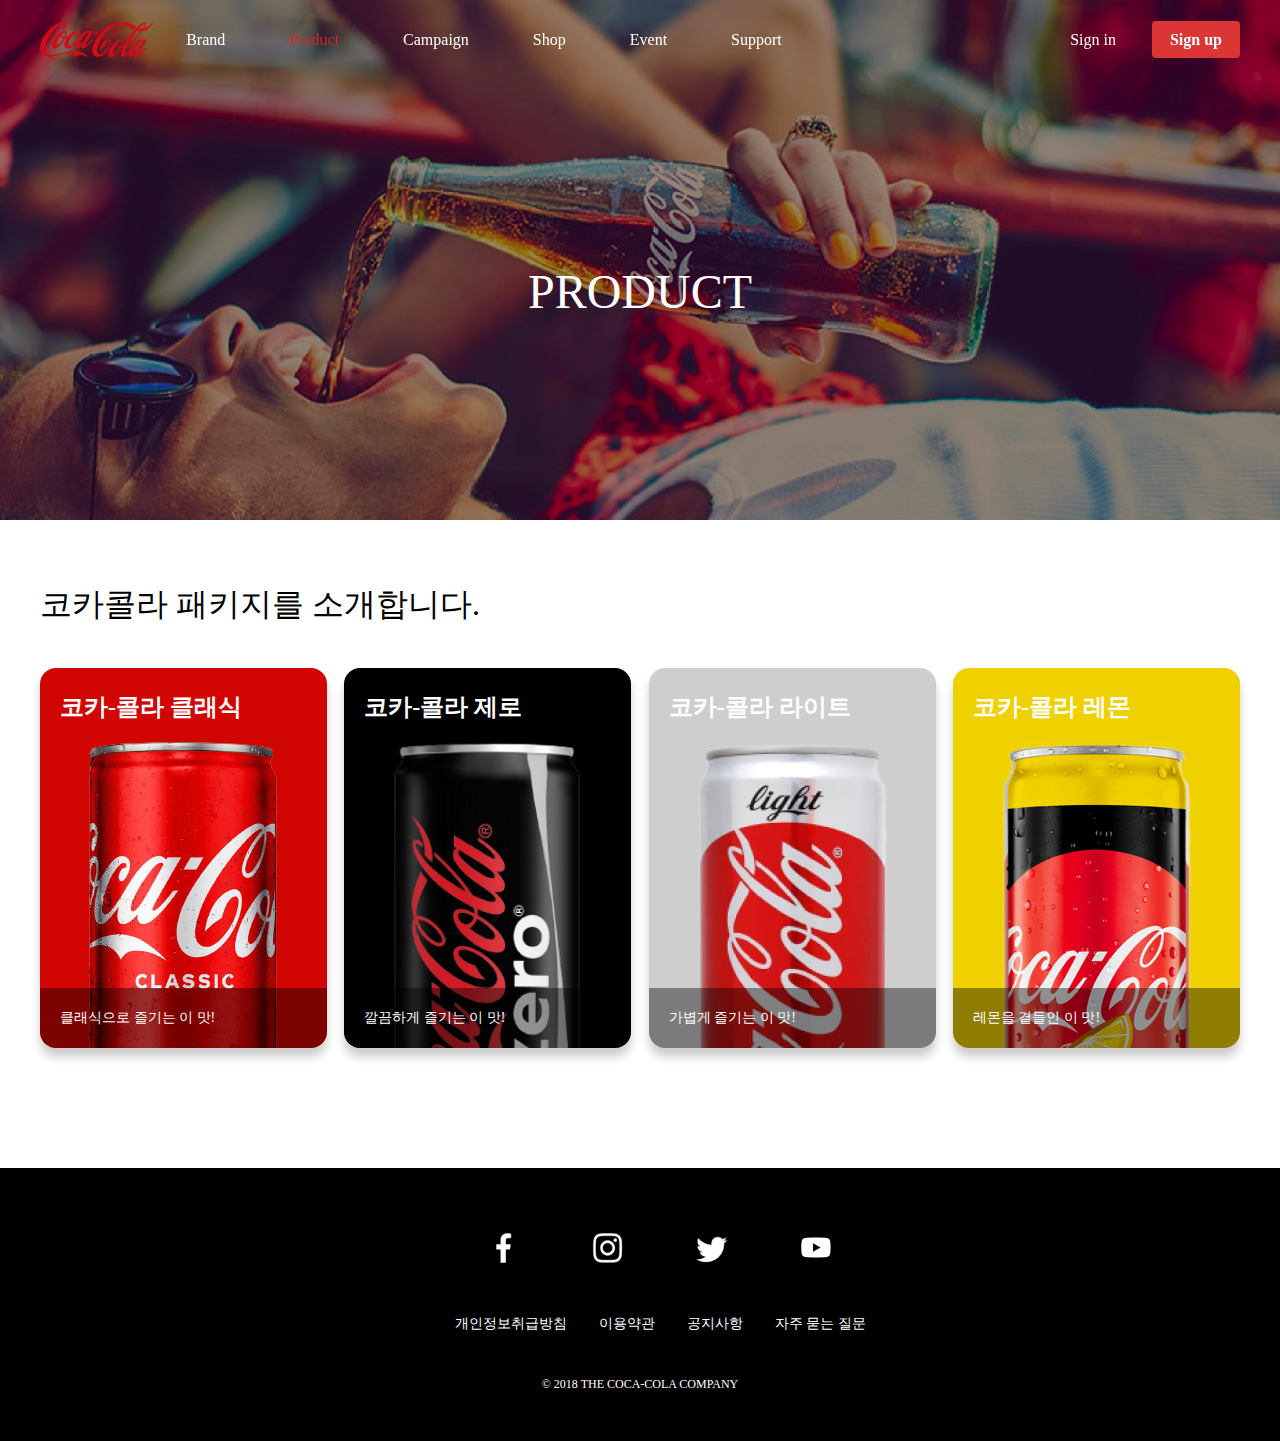
<file: product.html>
<!DOCTYPE html>
<html lang="en">

<head>
    <meta charset="UTF-8" />
    <meta http-equiv="X-UA-Compatible" content="IE=edge" />
    <meta name="viewport" content="width=device-width, initial-scale=1.0" />
    <title>코카-콜라</title>
    <link rel="stylesheet" href="https://pro.fontawesome.com/releases/v5.10.0/css/all.css"
        integrity="sha384-AYmEC3Yw5cVb3ZcuHtOA93w35dYTsvhLPVnYs9eStHfGJvOvKxVfELGroGkvsg+p" crossorigin="anonymous" />
    <link href="//spoqa.github.io/spoqa-han-sans/css/SpoqaHanSansNeo.css" rel="stylesheet" type="text/css" />
    <link rel="stylesheet" href="assets/styles/product.css" />
</head>

<body>
    <nav id="gnb">
        <div class="wrapper">
            <a href="index.html">
                <img class="gnb-logo" src="assets/images/logo.png" alt="Logo" /></a>
            <ul class="gnb-menu">
                <li class="gnb-menu-item">
                    <a href="brand.html">Brand</a>
                    <ul class="gnb-sub-menu-list">
                        <li class="gnb-sub-menu-item">
                            <a href="brand.html">브랜드</a>
                        </li>
                        <li class="gnb-sub-menu-item">
                            <a href="brand-history.html">히스토리</a>
                        </li>
                    </ul>
                </li>
                <li class="gnb-menu-item active">
                    <a href="product.html">Product</a>
                </li>
                <li class="gnb-menu-item">
                    <a href="campaign.html">Campaign</a>
                </li>
                <li class="gnb-menu-item">
                    <a href="shop.html">Shop</a>
                    <ul class="gnb-sub-menu-list">
                        <li class="gnb-sub-menu-item">
                            <a href="shop.html">Goods</a>
                        </li>
                        <li class="gnb-sub-menu-item">
                            <a href="javascript:void(0);">Custom Order</a>
                        </li>
                    </ul>
                </li>
                <li class="gnb-menu-item">
                    <a href="event.html">Event</a>
                    <ul class="gnb-sub-menu-list">
                        <li class="gnb-sub-menu-item">
                            <a href="event.html">진행 중인 이벤트</a>
                        </li>
                        <li class="gnb-sub-menu-item">
                            <a href="javascript:void(0);">종료된 이벤트</a>
                        </li>
                    </ul>
                </li>
                <li class="gnb-menu-item">
                    <a href="support.html">Support</a>
                    <ul class="gnb-sub-menu-list">
                        <li class="gnb-sub-menu-item">
                            <a href="support.html">공지사항</a>
                        </li>
                        <li class="gnb-sub-menu-item">
                            <a href="support-faq.html">자주 묻는 질문</a>
                        </li>
                    </ul>
                </li>
            </ul>
            <section class="gnb-btn">
                <a class="gnb-btn-item" href="login.html">Sign in</a>
                <a class="gnb-btn-item gnb-btn-primary" href="login.html">Sign up</a>
            </section>
        </div>
    </nav>

    <header class="hero">
        <h1>PRODUCT</h1>
    </header>
    <main class="product-container">
        <div class="wrapper">
            <h1>코카콜라 패키지를 소개합니다.</h1>
            <div class="card-list" style="height: 380px;">
                <a class="card-item" href="product-detail.html">
                    <div class="product-box-top">
                        <p class="product-box-heading">코카-콜라 클래식</p>
                    </div>

                    <div class="product-box-bottom">
                        <div class="product-box-bottom-inr">
                            <div class="product-box">
                                <p class="product-box-text">클래식으로 즐기는 이 맛!</p>
                                <i class="fas fa-arrow-circle-right"></i>
                            </div>

                        </div>
                    </div>
                    <img src="assets/images/product-card-1.png" alt="콜라병" />
                </a>
                <a class="card-item" href="product-detail.html">
                    <div class="product-box-top">
                        <p class="product-box-heading">코카-콜라 제로</p>
                    </div>
                    <div class="product-box-bottom">
                        <div class="product-box-bottom-inr">
                            <div class="product-box">
                                <p class="product-box-text">깔끔하게 즐기는 이 맛!</p>
                                <i class="fas fa-arrow-circle-right"></i>
                            </div>

                        </div>
                    </div>
                    <img src="assets/images/product-card-2.png" alt="콜라병" />
                </a>
                <a class="card-item" href="product-detail.html">
                    <div class="product-box-top">
                        <p class="product-box-heading">코카-콜라 라이트</p>
                    </div>
                    <div class="product-box-bottom">
                        <div class="product-box-bottom-inr">
                            <div class="product-box">
                                <p class="product-box-text">가볍게 즐기는 이 맛!</p>
                                <i class="fas fa-arrow-circle-right"></i>
                            </div>
                        </div>
                    </div>
                    <img src="assets/images/product-card-3.png" alt="콜라병" />
                </a>
                <a class="card-item" href="product-detail.html">
                    <div class="product-box-top">
                        <p class="product-box-heading">코카-콜라 레몬</p>
                    </div>
                    <div class="product-box-bottom">
                        <div class="product-box-bottom-inr">
                            <div class="product-box">
                                <p class="product-box-text">레몬을 곁들인 이 맛!</p>
                                <i class="fas fa-arrow-circle-right"></i>
                            </div>

                        </div>
                    </div>
                    <img src="assets/images/product-card-4.png" alt="콜라병" />
                </a>
            </div>
        </div>
    </main>

    <footer id="footer">
        <div class="wrapper">
            <ul class="social-list">
                <li class="social-item">
                    <a href="https://facebook.com">
                        <img src="assets/images/social-facebook.png" alt="facebook" />
                    </a>
                </li>
                <li class="social-item">
                    <a href="https://instagram.com">
                        <img src="assets/images/social-instagram.png" alt="instagram" />
                    </a>
                </li>
                <li class="social-item">
                    <a href="https://twitter.com">
                        <img src="assets/images/social-twitter.png" alt="twitter" />
                    </a>
                </li>
                <li class="social-item">
                    <a href="https://youtube.com">
                        <img src="assets/images/social-youtube.png" alt="youtube" />
                    </a>
                </li>
            </ul>
            <ul class="menu-list">
                <li class="menu-item">
                    <a href="javascript:void()">개인정보취급방침</a>
                </li>
                <li class="menu-item">
                    <a href="javascript:void()">이용약관</a>
                </li>
                <li class="menu-item">
                    <a href="support.html">공지사항</a>
                </li>
                <li class="menu-item">
                    <a href="support-faq.html">자주 묻는 질문</a>
                </li>
            </ul>
            <p class="copyright">© 2018 THE COCA-COLA COMPANY</p>
        </div>
    </footer>

    <script src="assets/scripts/common.js"></script>
</body>

</html>
</file>
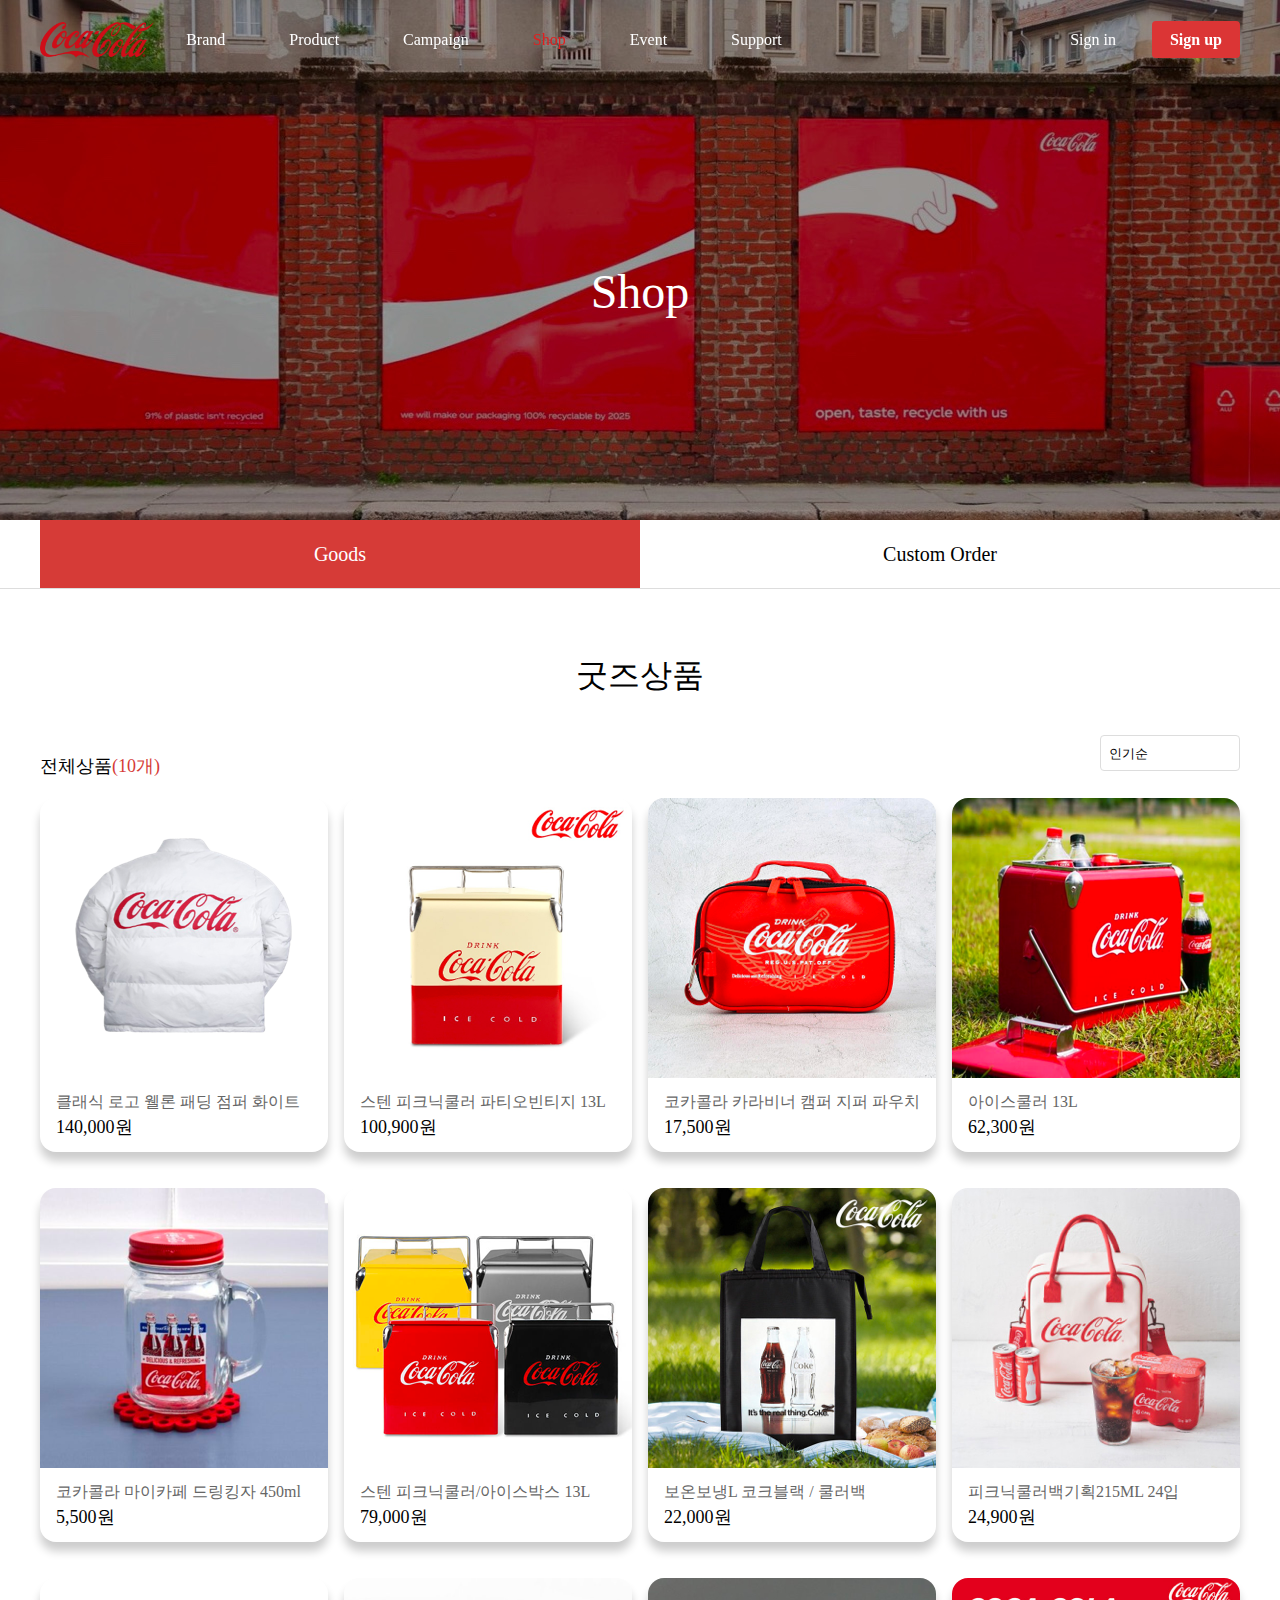
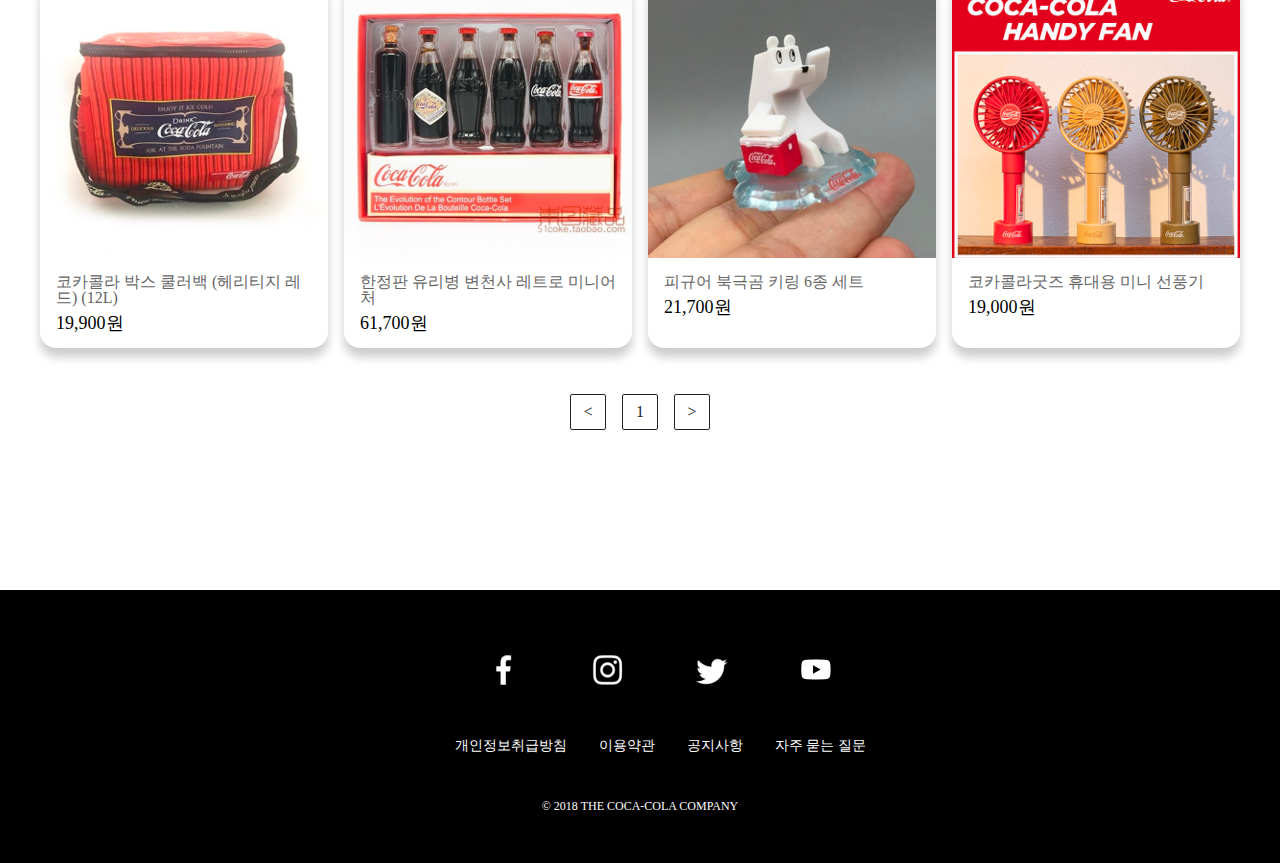
<file: shop.html>
<!DOCTYPE html>
<html lang="en">
    <head>
        <meta charset="UTF-8" />
        <meta http-equiv="X-UA-Compatible" content="IE=edge" />
        <meta name="viewport" content="width=device-width, initial-scale=1.0" />
        <title>코카-콜라</title>
        <link
            href="//spoqa.github.io/spoqa-han-sans/css/SpoqaHanSansNeo.css"
            rel="stylesheet"
            type="text/css"
        />
        <link rel="stylesheet" href="assets/styles/shop.css" />
    </head>
    <body>
        <nav id="gnb">
            <div class="wrapper">
                <a href="index.html">
                    <img
                        class="gnb-logo"
                        src="assets/images/logo.png"
                        alt="Logo"
                /></a>
                <ul class="gnb-menu">
                    <li class="gnb-menu-item">
                        <a href="brand.html">Brand</a>
                        <ul class="gnb-sub-menu-list">
                            <li class="gnb-sub-menu-item">
                                <a href="brand.html">브랜드</a>
                            </li>
                            <li class="gnb-sub-menu-item">
                                <a href="brand-history.html">히스토리</a>
                            </li>
                        </ul>
                    </li>
                    <li class="gnb-menu-item">
                        <a href="product.html">Product</a>
                    </li>
                    <li class="gnb-menu-item">
                        <a href="campaign.html">Campaign</a>
                    </li>
                    <li class="gnb-menu-item active">
                        <a href="shop.html">Shop</a>
                        <ul class="gnb-sub-menu-list">
                            <li class="gnb-sub-menu-item">
                                <a href="shop.html">Goods</a>
                            </li>
                            <li class="gnb-sub-menu-item">
                            <a href="javascript:void(0);">Custom Order</a>
                            </li>
                        </ul>
                    </li>
                    <li class="gnb-menu-item">
                        <a href="event.html">Event</a>
                        <ul class="gnb-sub-menu-list">
                            <li class="gnb-sub-menu-item">
                                <a href="event.html">진행 중인 이벤트</a>
                            </li>
                            <li class="gnb-sub-menu-item">
                                <a href="javascript:void(0);">종료된 이벤트</a>
                            </li>
                        </ul>
                    </li>
                    <li class="gnb-menu-item">
                        <a href="support.html">Support</a>
                        <ul class="gnb-sub-menu-list">
                            <li class="gnb-sub-menu-item">
                                <a href="support.html">공지사항</a>
                            </li>
                            <li class="gnb-sub-menu-item">
                                <a href="support-faq.html">자주 묻는 질문</a>
                            </li>
                        </ul>
                    </li>
                </ul>
                <section class="gnb-btn">
                    <a class="gnb-btn-item" href="login.html">Sign in</a>
                    <a class="gnb-btn-item gnb-btn-primary" href="login.html"
                        >Sign up</a
                    >
                </section>
            </div>
        </nav>

        <header class="hero">
            <h1>Shop</h1>
        </header>
        <main>
            <ul class="tab-list">
                <div class="wrapper">
                    <li class="tab-item active">
                        <a href="shop.html">Goods</a>
                    </li>
                    <li class="tab-item">
                        <a href="javascript:void(0);">Custom Order</a>
                    </li>
                </div>
            </ul>
            <div class="wrapper">
                <section class="shop-container">
                    <h1>굿즈상품</h1>
                    <p class="category">전체상품<span class="count">(10개)</span></p>
                    <div class="box filter">
                        <select class="ignore" style="width: 140px; height: 36px; padding: 8px; border-radius: 4px; border: 1px solid #dddddd; appearance: none; background: url(https://i.imgur.com/BmXN92q.png) no-repeat center right 8px;">
                            <option value="1">인기순</option>
                            <option value="2">최신순</option>
                            <option value="3">낮은 가격순</option>
                            <option value="4">높은 가격순</option>
                            <option value="5">할인순</option>
                        </select>
                    </div>
                    <!-- <p class="filter">
                        <span>낮은가격</span> | <span>높은가격</span> | <span>상품명</span> | <span>제조사</span> | <span>신상품</span> | <span>인기상품</span>
                    </p> -->
                    <div class="card-list">
                        <a class="card-item" href="javascript:void(0);">
                            <img
                                src="assets/images/shop-thumbnail1.png"
                                alt="코카콜라 클래식 로고 웰론 패딩 점퍼 화이트"
                            />
                            <section class="card-content">
                                <h2>클래식 로고 웰론 패딩 점퍼 화이트</h2>
                                <p class="price">140,000원</p>
                            </section>
                        </a>
                        <a class="card-item" href="javascript:void(0);">
                            <img
                                src="assets/images/shop-thumbnail2.png"
                                alt="코카콜라 스텐 피크닉쿨러 파티오빈티지 13L"
                            />
                            <section class="card-content">
                                <h2>스텐 피크닉쿨러 파티오빈티지 13L</h2>
                                <p class="price">100,900원</p>
                            </section>
                        </a>
                        <a class="card-item" href="javascript:void(0);">
                            <img
                                src="assets/images/shop-thumbnail3.png"
                                alt=""
                            />
                            <section class="card-content">
                                <h2>코카콜라 카라비너 캠퍼 지퍼 파우치</h2>
                                <p class="price">17,500원</p>
                            </section>
                        </a>
                        <a class="card-item" href="javascript:void(0);">
                            <img
                                src="assets/images/shop-thumbnail4.png"
                                alt=""
                            />
                            <section class="card-content">
                                <h2>아이스쿨러 13L</h2>
                                <p class="price">62,300원</p>
                            </section>
                        </a>
                        <a class="card-item" href="javascript:void(0);">
                            <img
                                src="assets/images/shop-thumbnail5.png"
                                alt=""
                            />
                            <section class="card-content">
                                <h2>코카콜라 마이카페 드링킹자 450ml</h2>
                                <p class="price">5,500원</p>
                            </section>
                        </a>
                        <a class="card-item" href="javascript:void(0);">
                            <img
                                src="assets/images/shop-thumbnail6.png"
                                alt=""
                            />
                            <section class="card-content">
                                <h2>스텐 피크닉쿨러/아이스박스 13L</h2>
                                <p class="price">79,000원</p>
                            </section>
                        </a>
                        <a class="card-item" href="javascript:void(0);">
                            <img
                                src="assets/images/shop-thumbnail7.png"
                                alt=""
                            />
                            <section class="card-content">
                                <h2>보온보냉L 코크블랙 / 쿨러백</h2>
                                <p class="price">22,000원</p>
                            </section>
                        </a>
                        <a class="card-item" href="javascript:void(0);">
                            <img
                                src="assets/images/shop-thumbnail8.png"
                                alt=""
                            />
                            <section class="card-content">
                                <h2>피크닉쿨러백기획215ML 24입</h2>
                                <p class="price">24,900원</p>
                            </section>
                        </a>
                        <a class="card-item" href="javascript:void(0);">
                            <img
                                src="assets/images/shop-thumbnail9.png"
                                alt=""
                            />
                            <section class="card-content">
                                <h2>코카콜라 박스 쿨러백 (헤리티지 레드) (12L)</h2>
                                <p class="price">19,900원</p>
                            </section>
                        </a>
                        </a>
                        <a class="card-item" href="javascript:void(0);">
                            <img
                                src="assets/images/shop-thumbnail10.png"
                                alt=""
                            />
                            <section class="card-content">
                                <h2>한정판 유리병 변천사 레트로 미니어처</h2>
                                <p class="price">61,700원</p>
                            </section>
                        </a>
                        </a>
                        <a class="card-item" href="javascript:void(0);">
                            <img
                                src="assets/images/shop-thumbnail11.png"
                                alt=""
                            />
                            <section class="card-content">
                                <h2> 피규어 북극곰 키링 6종 세트</h2>
                                <p class="price">21,700원</p>
                            </section>
                        </a>
                        </a>
                        <a class="card-item" href="javascript:void(0);">
                            <img
                                src="assets/images/shop-thumbnail12.png"
                                alt=""
                            />
                            <section class="card-content">
                                <h2>코카콜라굿즈 휴대용 미니 선풍기</h2>
                                <p class="price">19,000원</p>
                            </section>
                        </a>
                    </div>
                    <div class="pagination">
                        <a href="javascript:void(0);" class="prev">&lt;</a>
                        <a href="javascript:void(0);" class="num">1</a>
                        <a href="javascript:void(0);" class="next">&gt;</a>
                    </div>
                </section>
            </div>
        </main>

        <footer id="footer">
            <div class="wrapper">
                <ul class="social-list">
                    <li class="social-item">
                        <a href="https://facebook.com">
                            <img
                                src="assets/images/social-facebook.png"
                                alt="facebook"
                            />
                        </a>
                    </li>
                    <li class="social-item">
                        <a href="https://instagram.com">
                            <img
                                src="assets/images/social-instagram.png"
                                alt="instagram"
                            />
                        </a>
                    </li>
                    <li class="social-item">
                        <a href="https://twitter.com">
                            <img
                                src="assets/images/social-twitter.png"
                                alt="twitter"
                            />
                        </a>
                    </li>
                    <li class="social-item">
                        <a href="https://youtube.com">
                            <img
                                src="assets/images/social-youtube.png"
                                alt="youtube"
                            />
                        </a>
                    </li>
                </ul>
                <ul class="menu-list">
                    <li class="menu-item">
                        <a href="javascript:void()">개인정보취급방침</a>
                    </li>
                    <li class="menu-item">
                        <a href="javascript:void()">이용약관</a>
                    </li>
                    <li class="menu-item">
                        <a href="support.html">공지사항</a>
                    </li>
                    <li class="menu-item">
                        <a href="support-faq.html">자주 묻는 질문</a>
                    </li>
                </ul>
                <p class="copyright">© 2018 THE COCA-COLA COMPANY</p>
            </div>
        </footer>

        <script src="assets/scripts/common.js"></script>
    </body>
</html>
</file>
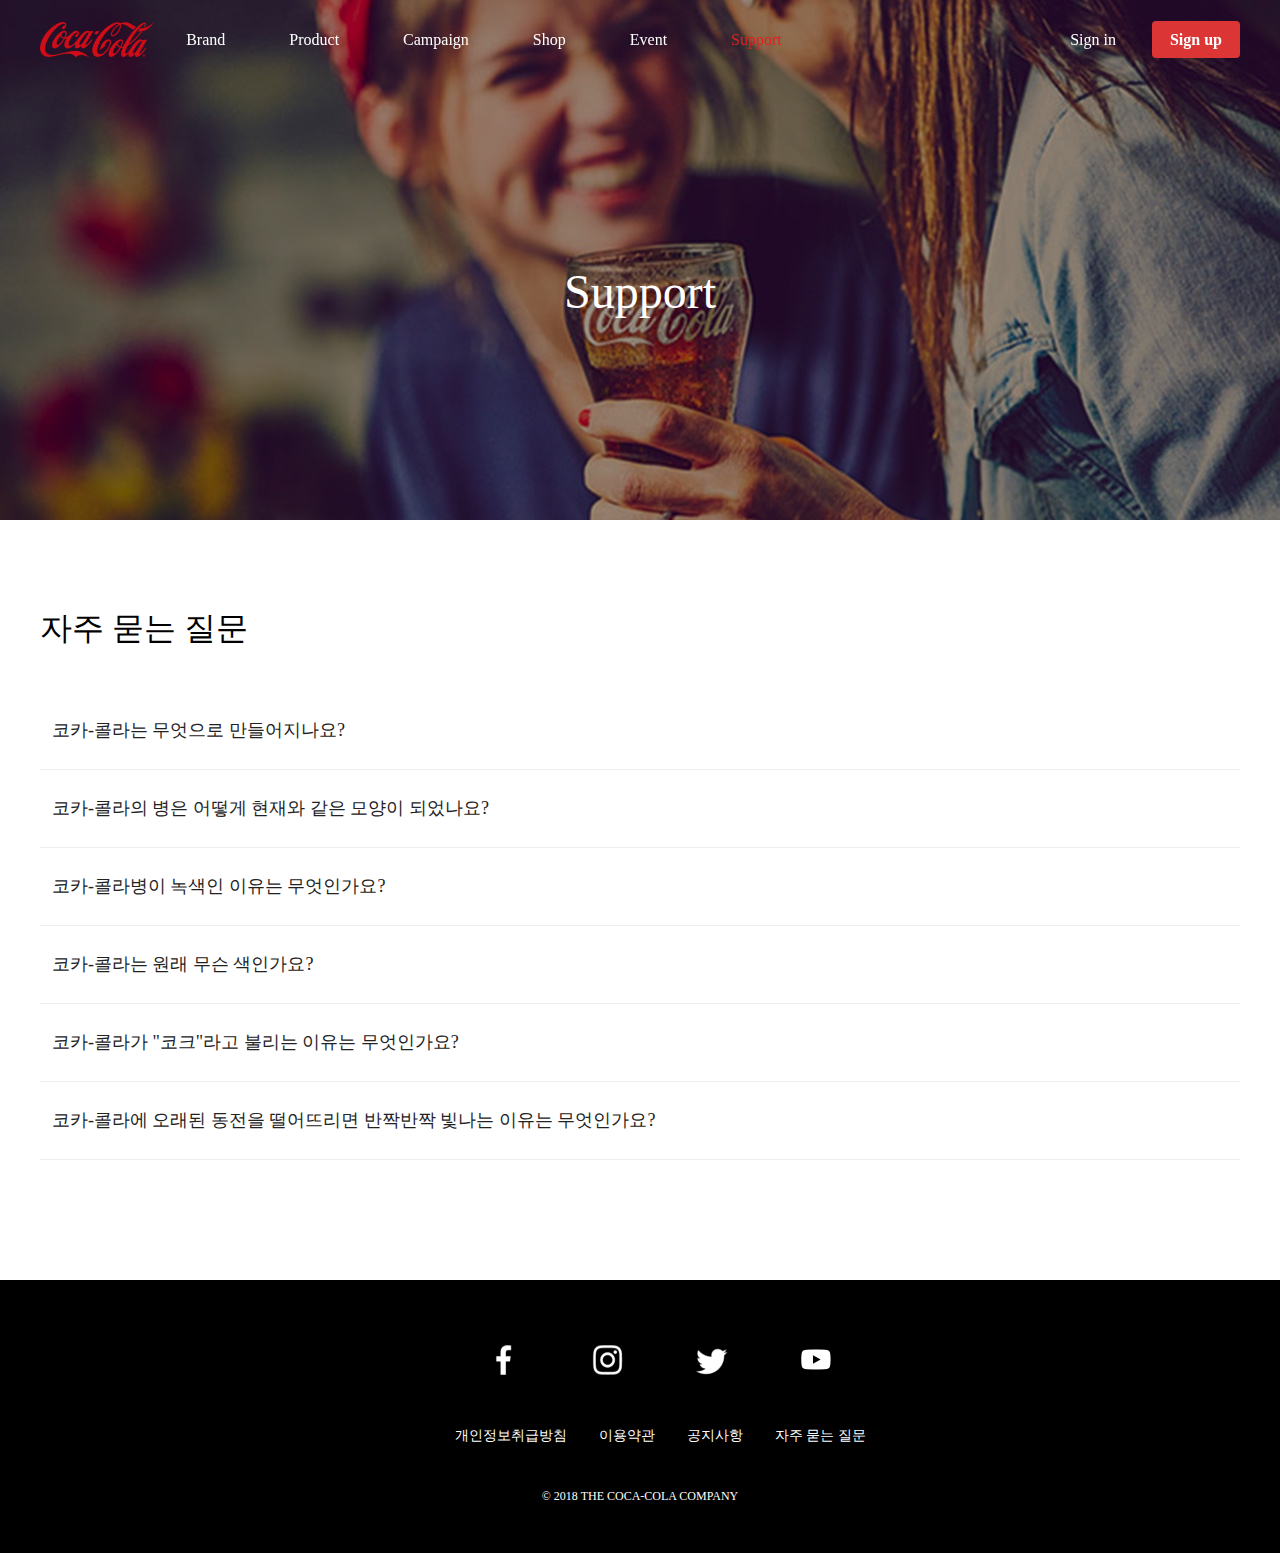
<file: support-faq.html>
<!DOCTYPE html>
<html lang="en">

<head>
    <meta charset="UTF-8" />
    <meta http-equiv="X-UA-Compatible" content="IE=edge" />
    <meta name="viewport" content="width=device-width, initial-scale=1.0" />
    <title>코카-콜라</title>
    <link href="//spoqa.github.io/spoqa-han-sans/css/SpoqaHanSansNeo.css" rel="stylesheet" type="text/css" />
    <link rel="stylesheet" href="assets/styles/support.css" />
</head>

<body>
    <nav id="gnb">
        <div class="wrapper">
            <a href="index.html">
                <img class="gnb-logo" src="assets/images/logo.png" alt="Logo" /></a>
            <ul class="gnb-menu">
                <li class="gnb-menu-item">
                    <a href="brand.html">Brand</a>
                    <ul class="gnb-sub-menu-list">
                        <li class="gnb-sub-menu-item">
                            <a href="brand.html">브랜드</a>
                        </li>
                        <li class="gnb-sub-menu-item">
                            <a href="brand-history.html">히스토리</a>
                        </li>
                    </ul>
                </li>
                <li class="gnb-menu-item">
                    <a href="product.html">Product</a>
                </li>
                <li class="gnb-menu-item">
                    <a href="campaign.html">Campaign</a>
                </li>
                <li class="gnb-menu-item">
                    <a href="shop.html">Shop</a>
                    <ul class="gnb-sub-menu-list">
                        <li class="gnb-sub-menu-item">
                            <a href="shop.html">Goods</a>
                        </li>
                        <li class="gnb-sub-menu-item">
                            <a href="javascript:void(0);">Custom Order</a>
                        </li>
                    </ul>
                </li>
                <li class="gnb-menu-item">
                    <a href="event.html">Event</a>
                    <ul class="gnb-sub-menu-list">
                        <li class="gnb-sub-menu-item">
                            <a href="event.html">진행 중인 이벤트</a>
                        </li>
                        <li class="gnb-sub-menu-item">
                            <a href="javascript:void(0);">종료된 이벤트</a>
                        </li>
                    </ul>
                </li>
                <li class="gnb-menu-item active">
                    <a href="support.html">Support</a>
                    <ul class="gnb-sub-menu-list">
                        <li class="gnb-sub-menu-item">
                            <a href="support.html">공지사항</a>
                        </li>
                        <li class="gnb-sub-menu-item">
                            <a href="support-faq.html">자주 묻는 질문</a>
                        </li>
                    </ul>
                </li>
            </ul>
            <section class="gnb-btn">
                <a class="gnb-btn-item" href="login.html">Sign in</a>
                <a class="gnb-btn-item gnb-btn-primary" href="login.html">Sign up</a>
            </section>
        </div>
    </nav>

    <header class="hero">
        <h1>Support</h1>
    </header>

    <main>
        <div class="wrapper">
            <h1>자주 묻는 질문</h1>
            <ul class="accordian-list">
                <li class="accordian-item">
                    <div class="list-head">
                        <span>코카-콜라는 무엇으로 만들어지나요?</span
                        >
                    </div>
                    <div class="list-body">
                        <p>
                            코카-콜라의 원재료는 정제수, 감미료(과당, 당시럽, 설탕), 카라멜 색소, 인산, 천연향료, 탄산수 등이며, 이는 병의 뚜껑이나 캔제품의 측면에 자세히 인쇄되어 있습니다
                        </p>
                    </div>
                </li>
                <li class="accordian-item">
                    <div class="list-head">
                        <span>코카-콜라의 병은 어떻게 현재와 같은 모양이 되었나요? </span
                        >
                    </div>
                    <div class="list-body">
                        <p>
                            '컨투어'라고 불리는 코카-콜라만의 독특한 모양의 병이 처음 만들어진 것은 1915년의
                            일입니다. 그후 1945년 상품 포장으로는 처음으로 美특허청에 상표등록 되었습니다.
                        </p>
                    </div>
                </li>
                <li class="accordian-item">
                    <div class="list-head">
                        <span>코카-콜라병이 녹색인 이유는 무엇인가요?</span
                        >
                    </div>
                    <div class="list-body">
                        <p>
                            숲이 많고 푸르른 코카-콜라의 고향 조지아주를 이미지화한 것으로 ‘조지아 그린’이라고
                            불립니다. 푸른색의 병포장은 제품의 신선함을 보존하는 역할을 하기도 합니다.
                        </p>
                    </div>
                </li>
                <li class="accordian-item">
                    <div class="list-head">
                        <span>코카-콜라는 원래 무슨 색인가요?</span
                        >
                    </div>
                    <div class="list-body">
                        원래 코카-콜라의 색은 짙은 갈색(카라멜) 색입니다. 카라멜은 당류에 물을 부어 열을
                        가한 것으로, 우리가 일반적으로 먹고 있는 케이크, 푸딩, 각종 소스 등에 사용 되고 있습니다
                        </p>
                    </div>
                </li>
                <li class="accordian-item">
                    <div class="list-head">
                        <span>코카-콜라가 "코크"라고 불리는 이유는 무엇인가요?</span
                        >
                    </div>
                    <div class="list-body">
                        <p>
                            "코크"는 코카-콜라의 애칭입니다. 1920년 미국 법률로 인정 받았으며 1945년 상표등록을 취득하였습니다.<br>
                            세계 어디에서나 "코크"라고 말하면 코카-콜라를 말하는 것입니다.
                        </p>
                    </div>
                </li>
                <li class="accordian-item">
                    <div class="list-head">
                        <span>코카-콜라에 오래된 동전을 떨어뜨리면 반짝반짝 빛나는 이유는 무엇인가요?</span>
                    </div>
                    <div class="list-body">
                        <p>
                            이것은 동전의 표면에 붙어 있는 녹과 같은 금속의 부산물들이 떨어지는 현상 입니다.<br>
                            녹은 과즙이나 식초처럼 산을 함유한 음식물에서 쉽게 떨어지는데, 코카-콜라에는 이러한 산미료가 극미량 들어 있습니다.<br>
                            동전을 과즙, 간장, 식초, 마요네즈 등에 떨어뜨린 경우엔 더 빨리 반짝거리게 되는 것을 볼 수 있습니다.
                        </p>
                    </div>
                </li>
            </ul>
        </div>
    </main>

    <footer id="footer">
        <div class="wrapper">
            <ul class="social-list">
                <li class="social-item">
                    <a href="https://facebook.com">
                        <img src="assets/images/social-facebook.png" alt="facebook" />
                    </a>
                </li>
                <li class="social-item">
                    <a href="https://instagram.com">
                        <img src="assets/images/social-instagram.png" alt="instagram" />
                    </a>
                </li>
                <li class="social-item">
                    <a href="https://twitter.com">
                        <img src="assets/images/social-twitter.png" alt="twitter" />
                    </a>
                </li>
                <li class="social-item">
                    <a href="https://youtube.com">
                        <img src="assets/images/social-youtube.png" alt="youtube" />
                    </a>
                </li>
            </ul>
            <ul class="menu-list">
                <li class="menu-item">
                    <a href="javascript:void(0);">개인정보취급방침</a>
                </li>
                <li class="menu-item">
                    <a href="javascript:void(0);">이용약관</a>
                </li>
                <li class="menu-item">
                    <a href="support.html">공지사항</a>
                </li>
                <li class="menu-item">
                    <a href="support-faq.html">자주 묻는 질문</a>
                </li>
            </ul>
            <p class="copyright">© 2018 THE COCA-COLA COMPANY</p>
        </div>
    </footer>

    <script src="assets/scripts/common.js"></script>
    <script src="assets/scripts/support.js"></script>
</body>

</html>
</file>
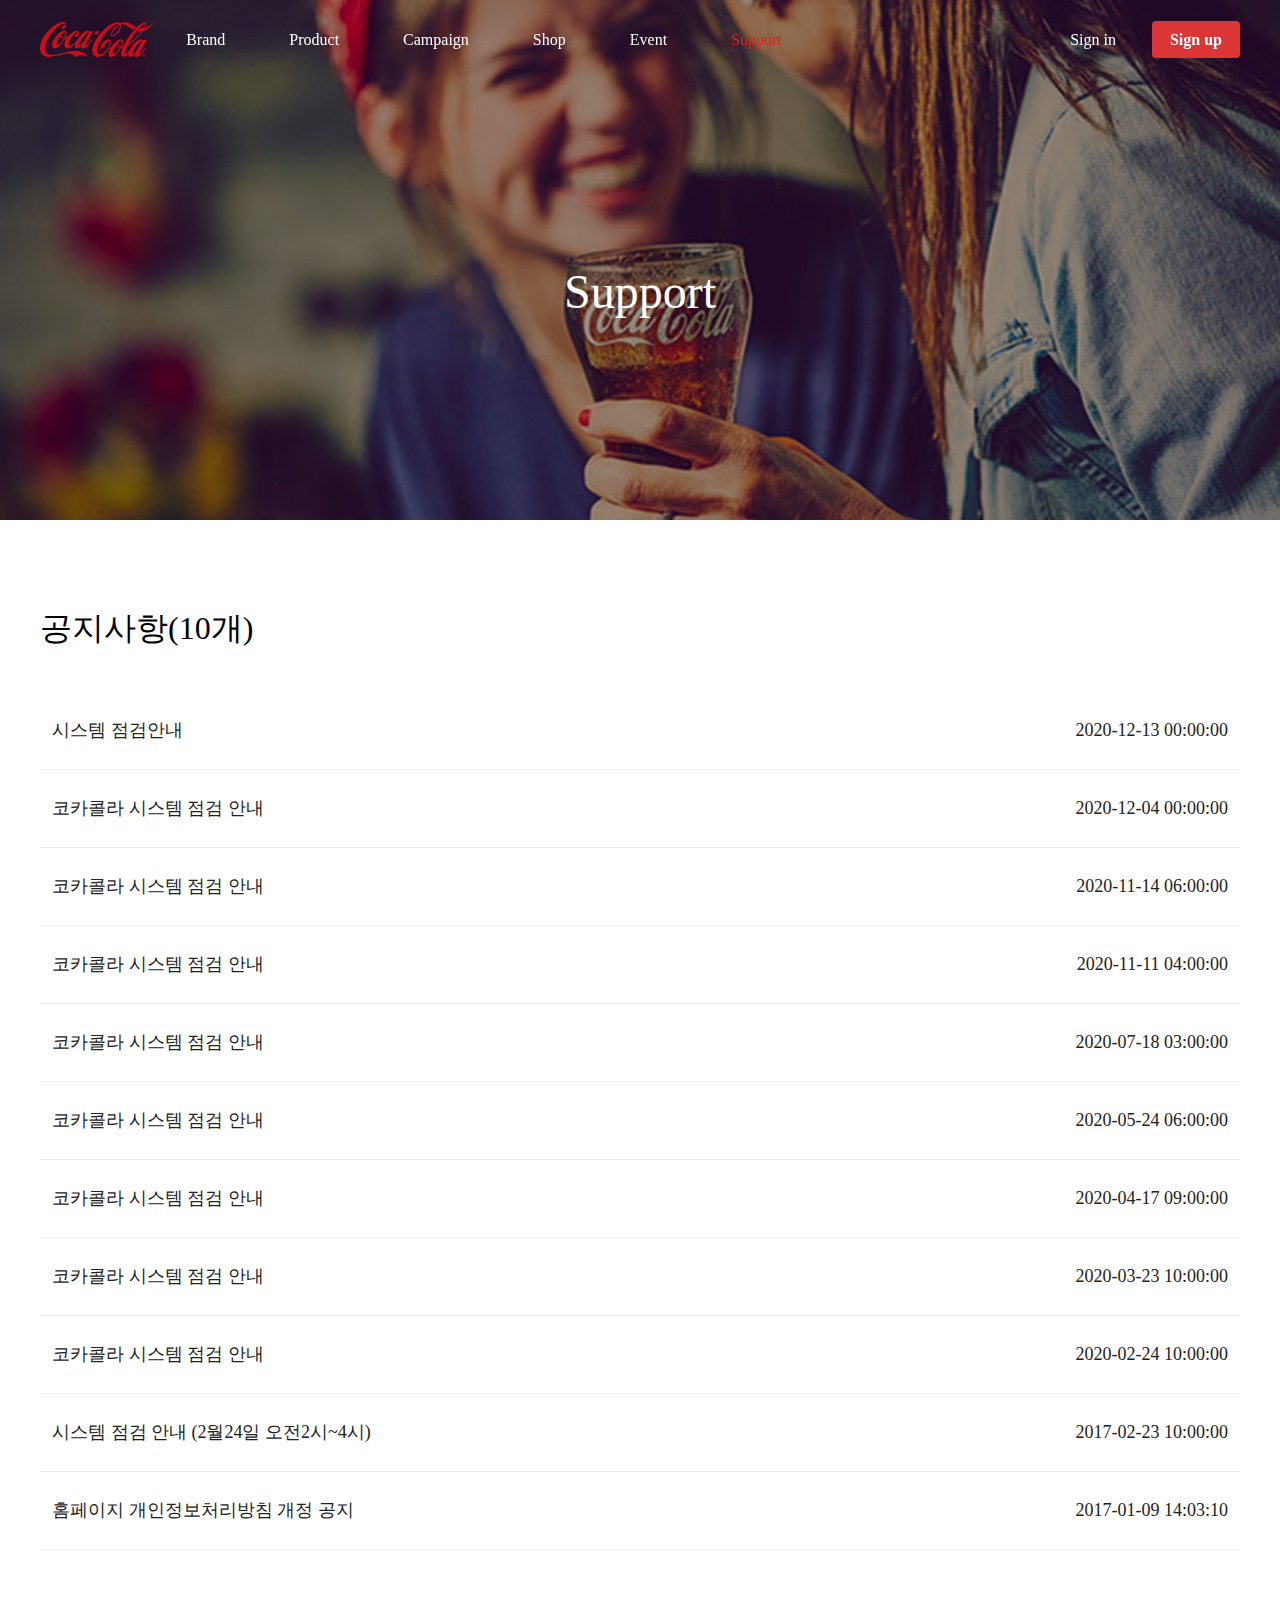
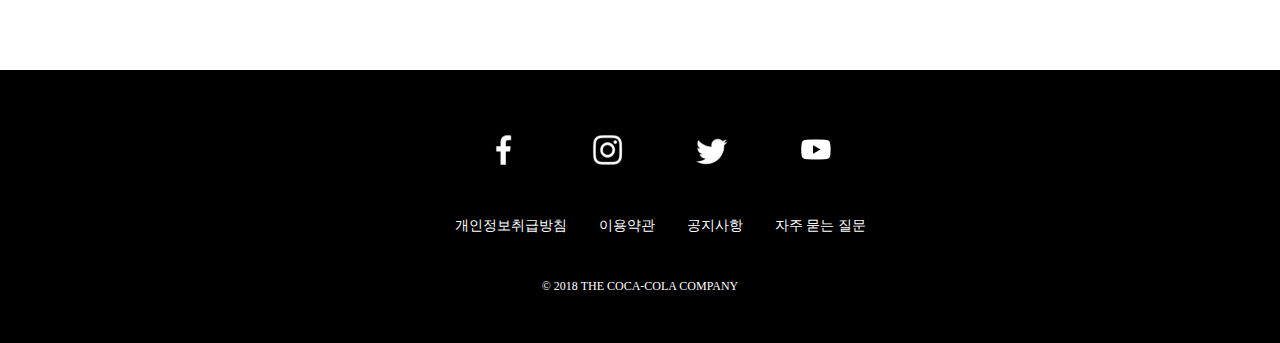
<file: support.html>
<!DOCTYPE html>
<html lang="en">
    <head>
        <meta charset="UTF-8" />
        <meta http-equiv="X-UA-Compatible" content="IE=edge" />
        <meta name="viewport" content="width=device-width, initial-scale=1.0" />
        <title>코카-콜라</title>
        <link
            href="//spoqa.github.io/spoqa-han-sans/css/SpoqaHanSansNeo.css"
            rel="stylesheet"
            type="text/css"
        />
        <link rel="stylesheet" href="assets/styles/support.css" />
    </head>
    <body>
        <nav id="gnb">
            <div class="wrapper">
                <a href="index.html">
                    <img
                        class="gnb-logo"
                        src="assets/images/logo.png"
                        alt="Logo"
                /></a>
                <ul class="gnb-menu">
                    <li class="gnb-menu-item">
                        <a href="brand.html">Brand</a>
                        <ul class="gnb-sub-menu-list">
                            <li class="gnb-sub-menu-item">
                                <a href="brand.html">브랜드</a>
                            </li>
                            <li class="gnb-sub-menu-item">
                                <a href="brand-history.html">히스토리</a>
                            </li>
                        </ul>
                    </li>
                    <li class="gnb-menu-item">
                        <a href="product.html">Product</a>
                    </li>
                    <li class="gnb-menu-item">
                        <a href="campaign.html">Campaign</a>
                    </li>
                    <li class="gnb-menu-item">
                        <a href="shop.html">Shop</a>
                        <ul class="gnb-sub-menu-list">
                            <li class="gnb-sub-menu-item">
                                <a href="shop.html">Goods</a>
                            </li>
                            <li class="gnb-sub-menu-item">
                                <a href="javascript:void(0);">Custom Order</a>
                            </li>
                        </ul>
                    </li>
                    <li class="gnb-menu-item">
                        <a href="event.html">Event</a>
                        <ul class="gnb-sub-menu-list">
                            <li class="gnb-sub-menu-item">
                                <a href="event.html">진행 중인 이벤트</a>
                            </li>
                            <li class="gnb-sub-menu-item">
                                <a href="javascript:void(0);">종료된 이벤트</a>
                            </li>
                        </ul>
                    </li>
                    <li class="gnb-menu-item active">
                        <a href="support.html">Support</a>
                        <ul class="gnb-sub-menu-list">
                            <li class="gnb-sub-menu-item">
                                <a href="support.html">공지사항</a>
                            </li>
                            <li class="gnb-sub-menu-item">
                                <a href="support-faq.html">자주 묻는 질문</a>
                            </li>
                        </ul>
                    </li>
                </ul>
                <section class="gnb-btn">
                    <a class="gnb-btn-item" href="login.html">Sign in</a>
                    <a class="gnb-btn-item gnb-btn-primary" href="login.html"
                        >Sign up</a
                    >
                </section>
            </div>
        </nav>

        <header class="hero">
            <h1>Support</h1>
        </header>

        <main>
            <div class="wrapper">
                <h1>공지사항(10개)</h1>
                <ul class="accordian-list">
                    <li class="accordian-item">
                        <div class="list-head">
                            <span>시스템 점검안내</span
                            ><span class="date">2020-12-13 00:00:00</span>
                        </div>
                        <div class="list-body">
                            <p>안녕하세요.</p>
                            <p>코카콜라를 이용해 주셔서 감사합니다.</p>
                            <p>
                                작업시간:12월24일 02:00~04:00 상기 작업 시간은 사정에 의해 변경될 수 있습니다.<br>
                                예정된 시간에 작업이 완료될 수 있도록 최선을 다하겠습니다.<br>
                                당사 서비스 이용에 불편을 드려 죄송합니다.<br>
                                앞으로 더 좋은 서비스로 보답하고자 노력하겠습니다.
                            </p>
                        </div>
                    </li>
                    <li class="accordian-item">
                        <div class="list-head">
                            <span>코카콜라 시스템 점검 안내</span
                            ><span class="date">2020-12-04 00:00:00</span>
                        </div>
                        <div class="list-body">
                            <p>안녕하세요.</p>
                            <p>코카콜라를 이용해 주셔서 감사합니다.</p>
                            <p>
                                작업시간:12월0일 02:00~04:00 상기 작업 시간은 사정에 의해 변경될 수 있습니다.<br>
                                예정된 시간에 작업이 완료될 수 있도록 최선을 다하겠습니다.<br>
                                당사 서비스 이용에 불편을 드려 죄송합니다.<br>
                                앞으로 더 좋은 서비스로 보답하고자 노력하겠습니다.
                            </p>
                        </div>
                    </li>
                    <li class="accordian-item">
                        <div class="list-head">
                            <span>코카콜라 시스템 점검 안내</span
                            ><span class="date">2020-11-14 06:00:00</span>
                        </div>
                        <div class="list-body">
                            <p>안녕하세요.</p>
                            <p>코카콜라를 이용해 주셔서 감사합니다.</p>
                            <p>
                                작업시간:11월15일 02:00~04:00 상기 작업 시간은 사정에 의해 변경될 수 있습니다.<br>
                                예정된 시간에 작업이 완료될 수 있도록 최선을 다하겠습니다.<br>
                                당사 서비스 이용에 불편을 드려 죄송합니다.<br>
                                앞으로 더 좋은 서비스로 보답하고자 노력하겠습니다.
                            </p>
                        </div>
                    </li>
                    <li class="accordian-item">
                        <div class="list-head">
                            <span>코카콜라 시스템 점검 안내</span
                            ><span class="date">2020-11-11 04:00:00</span>
                        </div>
                        <div class="list-body">
                            <p>안녕하세요.</p>
                            <p>코카콜라를 이용해 주셔서 감사합니다.</p>
                            <p>
                                작업시간:11월12일 02:00~04:00 상기 작업 시간은 사정에 의해 변경될 수 있습니다.<br>
                                예정된 시간에 작업이 완료될 수 있도록 최선을 다하겠습니다.<br>
                                당사 서비스 이용에 불편을 드려 죄송합니다.<br>
                                앞으로 더 좋은 서비스로 보답하고자 노력하겠습니다.
                            </p>
                        </div>
                    </li>
                    <li class="accordian-item">
                        <div class="list-head">
                            <span>코카콜라 시스템 점검 안내</span
                            ><span class="date">2020-07-18 03:00:00</span>
                        </div>
                        <div class="list-body">
                            <p>안녕하세요.</p>
                            <p>코카콜라를 이용해 주셔서 감사합니다.</p>
                            <p>
                                작업시간:7월19일 02:00~04:00 상기 작업 시간은 사정에 의해 변경될 수 있습니다.<br>
                                예정된 시간에 작업이 완료될 수 있도록 최선을 다하겠습니다.<br>
                                당사 서비스 이용에 불편을 드려 죄송합니다.<br>
                                앞으로 더 좋은 서비스로 보답하고자 노력하겠습니다.
                            </p>
                        </div>
                    </li>
                    <li class="accordian-item">
                        <div class="list-head">
                            <span>코카콜라 시스템 점검 안내</span
                            ><span class="date">2020-05-24 06:00:00</span>
                        </div>
                        <div class="list-body">
                            <p>안녕하세요.</p>
                            <p>코카콜라를 이용해 주셔서 감사합니다.</p>
                            <p>
                                작업시간:5월25일 02:00~04:00 상기 작업 시간은 사정에 의해 변경될 수 있습니다.<br>
                                예정된 시간에 작업이 완료될 수 있도록 최선을 다하겠습니다.<br>
                                당사 서비스 이용에 불편을 드려 죄송합니다.<br>
                                앞으로 더 좋은 서비스로 보답하고자 노력하겠습니다.
                            </p>
                        </div>
                    </li>
                    <li class="accordian-item">
                        <div class="list-head">
                            <span>코카콜라 시스템 점검 안내</span
                            ><span class="date">2020-04-17 09:00:00</span>
                        </div>
                        <div class="list-body">
                            <p>안녕하세요.</p>
                            <p>코카콜라를 이용해 주셔서 감사합니다.</p>
                            <p>
                                작업시간:4월18일 02:00~04:00 상기 작업 시간은 사정에 의해 변경될 수 있습니다.<br>
                                예정된 시간에 작업이 완료될 수 있도록 최선을 다하겠습니다.<br>
                                당사 서비스 이용에 불편을 드려 죄송합니다.<br>
                                앞으로 더 좋은 서비스로 보답하고자 노력하겠습니다.
                            </p>
                        </div>
                    </li>
                    <li class="accordian-item">
                        <div class="list-head">
                            <span>코카콜라 시스템 점검 안내</span
                            ><span class="date">2020-03-23 10:00:00</span>
                        </div>
                        <div class="list-body">
                            <p>안녕하세요.</p>
                            <p>코카콜라를 이용해 주셔서 감사합니다.</p>
                            <p>
                                작업시간:3월24일 02:00~04:00 상기 작업 시간은 사정에 의해 변경될 수 있습니다.<br>
                                예정된 시간에 작업이 완료될 수 있도록 최선을 다하겠습니다.<br>
                                당사 서비스 이용에 불편을 드려 죄송합니다.<br>
                                앞으로 더 좋은 서비스로 보답하고자 노력하겠습니다.
                            </p>
                        </div>
                    </li>
                    <li class="accordian-item">
                        <div class="list-head">
                            <span>코카콜라 시스템 점검 안내</span
                            ><span class="date">2020-02-24 10:00:00</span>
                        </div>
                        <div class="list-body">
                            <p>안녕하세요.</p>
                            <p>코카콜라를 이용해 주셔서 감사합니다.</p>
                            <p>
                                작업시간:2월25일 02:00~04:00 상기 작업 시간은 사정에 의해 변경될 수 있습니다.<br>
                                예정된 시간에 작업이 완료될 수 있도록 최선을 다하겠습니다.<br>
                                당사 서비스 이용에 불편을 드려 죄송합니다.<br>
                                앞으로 더 좋은 서비스로 보답하고자 노력하겠습니다.
                            </p>
                        </div>
                    </li>
                    <li class="accordian-item">
                        <div class="list-head">
                            <span>시스템 점검 안내 (2월24일 오전2시~4시)</span
                            ><span class="date">2017-02-23 10:00:00</span>
                        </div>
                        <div class="list-body">
                            <p>
                                작업시간:2월24일 02:00~04:00 상기 작업 시간은 사정에 의해 변경될 수 있습니다.<br>
                                예정된 시간에 작업이 완료될 수 있도록 최선을 다하겠습니다.<br>
                                당사 서비스 이용에 불편을 드려 죄송합니다.<br>
                                앞으로 더 좋은 서비스로 보답하고자 노력하겠습니다.
                            </p>
                        </div>
                    </li>
                    <li class="accordian-item">
                        <div class="list-head">
                            <span>홈페이지 개인정보처리방침 개정 공지</span><span class="date">2017-01-09 14:03:10</span>
                        </div>
                        <div class="list-body">
                            <p>
                                코카콜라 홈페이지 개인정보 처리방침이 2017년 1월 16일자로 변경됩니다.<br>
                                이용자분들께서는 변경되는 내용을 참고하시어 서비스 이용에 불편을 겪지 않도록 해주시기 바랍니다.<br>    
                                [용어]<br>
                                "회원"에서 "이용자" 또는 "정보주체"로 용어 변경
                            </p>
                        </div>
                    </li>
                </ul>
            </div>
        </main>

        <footer id="footer">
            <div class="wrapper">
                <ul class="social-list">
                    <li class="social-item">
                        <a href="https://facebook.com">
                            <img
                                src="assets/images/social-facebook.png"
                                alt="facebook"
                            />
                        </a>
                    </li>
                    <li class="social-item">
                        <a href="https://instagram.com">
                            <img
                                src="assets/images/social-instagram.png"
                                alt="instagram"
                            />
                        </a>
                    </li>
                    <li class="social-item">
                        <a href="https://twitter.com">
                            <img
                                src="assets/images/social-twitter.png"
                                alt="twitter"
                            />
                        </a>
                    </li>
                    <li class="social-item">
                        <a href="https://youtube.com">
                            <img
                                src="assets/images/social-youtube.png"
                                alt="youtube"
                            />
                        </a>
                    </li>
                </ul>
                <ul class="menu-list">
                    <li class="menu-item">
                        <a href="javascript:void(0);">개인정보취급방침</a>
                    </li>
                    <li class="menu-item">
                        <a href="javascript:void(0);">이용약관</a>
                    </li>
                    <li class="menu-item">
                        <a href="support.html">공지사항</a>
                    </li>
                    <li class="menu-item">
                        <a href="support-faq.html">자주 묻는 질문</a>
                    </li>
                </ul>
                <p class="copyright">© 2018 THE COCA-COLA COMPANY</p>
            </div>
        </footer>

        <script src="assets/scripts/common.js"></script>
        <script src="assets/scripts/support.js"></script>
    </body>
</html>
</file>
<file: assets/styles/brand.css>
* {
  font-family: "Spoqa Han Sans Neo", "sans-serif";
}

body {
  font-weight: 300;
  line-height: 1.5;
  margin: 0;
}

.wrapper {
  display: block;
  max-width: 1200px;
  margin: 0 auto;
}

#gnb {
  position: fixed;
  top: 0;
  width: 100%;
  z-index: 999;
}

#gnb .wrapper {
  height: 80px;
  display: -webkit-box;
  display: -ms-flexbox;
  display: flex;
  -webkit-box-align: center;
      -ms-flex-align: center;
          align-items: center;
}

#gnb .gnb-logo {
  display: block;
  height: 36px;
}

#gnb .gnb-menu {
  padding: 0;
  display: -webkit-box;
  display: -ms-flexbox;
  display: flex;
  list-style: none;
}

#gnb .gnb-menu-item {
  margin: 0 32px;
  position: relative;
}

#gnb .gnb-menu-item a {
  font-size: 16px;
  color: #fff;
  text-decoration: none;
}

#gnb .gnb-menu-item.active a {
  color: #e02020 !important;
}

#gnb .gnb-menu-item:hover a {
  color: #e02020 !important;
}

#gnb .gnb-menu-item:hover .gnb-sub-menu-list {
  display: block;
}

#gnb .gnb-menu-item .gnb-sub-menu-list {
  display: none;
  margin: 0;
  width: 140px;
  padding: 8px 12px;
  position: absolute;
  top: 100%;
  left: 0;
  list-style: none;
  background-color: #fff;
  border: solid 1px #ddd;
  border-radius: 4px;
  -webkit-box-shadow: 0 20px 60px 0 rgba(0, 0, 0, 0.1);
          box-shadow: 0 20px 60px 0 rgba(0, 0, 0, 0.1);
}

#gnb .gnb-menu-item .gnb-sub-menu-list .gnb-sub-menu-item a {
  display: block;
  padding: 8px 0;
  font-size: 14px;
  line-height: 1;
  color: #000 !important;
}

#gnb .gnb-menu-item .gnb-sub-menu-list .gnb-sub-menu-item a:hover {
  color: #e02020 !important;
}

#gnb .gnb-btn {
  margin-left: auto;
}

#gnb .gnb-btn-item {
  color: #fff;
  font-size: 16px;
  text-decoration: none;
}

#gnb .gnb-btn-primary {
  background-color: #db3535;
  border-radius: 4px;
  margin-left: 32px;
  padding: 10px 18px;
  font-weight: bold;
}

#gnb.stuck, #gnb.white {
  background-color: #fff;
}

#gnb.stuck .gnb-menu-item a,
#gnb.stuck .gnb-btn-item, #gnb.white .gnb-menu-item a,
#gnb.white .gnb-btn-item {
  color: #000;
}

#gnb.stuck .gnb-btn-primary, #gnb.white .gnb-btn-primary {
  color: #fff;
}

header.hero {
  height: 520px;
  position: relative;
  background-size: cover;
  background-position: center;
}

header.hero h1 {
  position: absolute;
  top: 50%;
  left: 50%;
  -webkit-transform: translate(-50%, -50%);
          transform: translate(-50%, -50%);
  color: #fff;
  font-size: 48px;
  font-weight: 500;
  text-align: center;
}

#footer {
  background-color: #000;
  padding: 48px 0;
  color: #fff;
}

#footer ul {
  list-style: none;
  display: -webkit-box;
  display: -ms-flexbox;
  display: flex;
  -webkit-box-pack: center;
      -ms-flex-pack: center;
          justify-content: center;
}

#footer .social-list .social-item {
  margin-left: 72px;
}

#footer .social-list .social-item:first-child {
  margin-left: 0;
}

#footer .menu-list {
  margin: 40px 0;
}

#footer .menu-list .menu-item {
  margin-left: 32px;
}

#footer .menu-list .menu-item:first-child {
  margin-left: 0;
}

#footer .menu-list .menu-item a {
  font-size: 14px;
  color: #fff;
  font-weight: 500;
  text-decoration: none;
}

#footer .copyright {
  margin: 0;
  font-size: 12px;
  text-align: center;
}

header.hero {
  background-image: url(/assets/images/brand-hero.jpg);
}

main .tab-list {
  margin: 0;
  padding: 0;
  border-bottom: solid 1px #dddddd;
  list-style: none;
  text-align: center;
}

main .tab-list .wrapper {
  display: -webkit-box;
  display: -ms-flexbox;
  display: flex;
}

main .tab-list .wrapper .tab-item {
  width: 50%;
  height: 68px;
  line-height: 68px;
  background-color: #fff;
}

main .tab-list .wrapper .tab-item a {
  display: block;
  width: 100%;
  height: 100%;
  font-size: 20px;
  font-weight: 500;
  color: #000;
  text-decoration: none;
}

main .tab-list .wrapper .tab-item.active {
  background-color: #d63b37;
}

main .tab-list .wrapper .tab-item.active a {
  color: #fff;
}

main .brand-container,
main .history-container {
  padding: 62px 0 120px;
}

main .brand-container h1,
main .history-container h1 {
  font-size: 32px;
  font-weight: 500;
  text-align: center;
  margin: 0;
}

main .brand-container p.desc,
main .history-container p.desc {
  font-size: 24px;
  color: rgba(0, 0, 0, 0.6);
  text-align: center;
  margin: 16px 0 40px;
}

main .brand-content {
  position: relative;
}

main .brand-content img {
  display: block;
}

main .brand-content .content {
  -webkit-box-sizing: border-box;
          box-sizing: border-box;
  width: 800px;
  position: absolute;
  right: 0;
  bottom: 0;
  padding: 40px;
  background-color: #fff;
}

main .brand-content .content h2 {
  font-size: 32px;
  font-weight: 500;
  margin: 0 0 16px;
}

main .brand-content .content p {
  margin: 0;
  word-break: keep-all;
  font-size: 18px;
  color: rgba(0, 0, 0, 0.6);
  line-height: 1.5;
}

main .history-content img {
  display: block;
  margin: 0 auto 60px;
}
/*# sourceMappingURL=brand.css.map */
</file>
<file: assets/styles/campaign.css>
* {
  font-family: "Spoqa Han Sans Neo", "sans-serif";
}

body {
  font-weight: 300;
  line-height: 1.5;
  margin: 0;
}

.wrapper {
  display: block;
  max-width: 1200px;
  margin: 0 auto;
}

#gnb {
  position: fixed;
  top: 0;
  width: 100%;
  z-index: 999;
}

#gnb .wrapper {
  height: 80px;
  display: -webkit-box;
  display: -ms-flexbox;
  display: flex;
  -webkit-box-align: center;
      -ms-flex-align: center;
          align-items: center;
}

#gnb .gnb-logo {
  display: block;
  height: 36px;
}

#gnb .gnb-menu {
  padding: 0;
  display: -webkit-box;
  display: -ms-flexbox;
  display: flex;
  list-style: none;
}

#gnb .gnb-menu-item {
  margin: 0 32px;
  position: relative;
}

#gnb .gnb-menu-item a {
  font-size: 16px;
  color: #fff;
  text-decoration: none;
}

#gnb .gnb-menu-item.active a {
  color: #e02020 !important;
}

#gnb .gnb-menu-item:hover a {
  color: #e02020 !important;
}

#gnb .gnb-menu-item:hover .gnb-sub-menu-list {
  display: block;
}

#gnb .gnb-menu-item .gnb-sub-menu-list {
  display: none;
  margin: 0;
  width: 140px;
  padding: 8px 12px;
  position: absolute;
  top: 100%;
  left: 0;
  list-style: none;
  background-color: #fff;
  border: solid 1px #ddd;
  border-radius: 4px;
  -webkit-box-shadow: 0 20px 60px 0 rgba(0, 0, 0, 0.1);
          box-shadow: 0 20px 60px 0 rgba(0, 0, 0, 0.1);
}

#gnb .gnb-menu-item .gnb-sub-menu-list .gnb-sub-menu-item a {
  display: block;
  padding: 8px 0;
  font-size: 14px;
  line-height: 1;
  color: #000 !important;
}

#gnb .gnb-menu-item .gnb-sub-menu-list .gnb-sub-menu-item a:hover {
  color: #e02020 !important;
}

#gnb .gnb-btn {
  margin-left: auto;
}

#gnb .gnb-btn-item {
  color: #fff;
  font-size: 16px;
  text-decoration: none;
}

#gnb .gnb-btn-primary {
  background-color: #db3535;
  border-radius: 4px;
  margin-left: 32px;
  padding: 10px 18px;
  font-weight: bold;
}

#gnb.stuck, #gnb.white {
  background-color: #fff;
}

#gnb.stuck .gnb-menu-item a,
#gnb.stuck .gnb-btn-item, #gnb.white .gnb-menu-item a,
#gnb.white .gnb-btn-item {
  color: #000;
}

#gnb.stuck .gnb-btn-primary, #gnb.white .gnb-btn-primary {
  color: #fff;
}

header.hero {
  height: 520px;
  position: relative;
  background-size: cover;
  background-position: center;
}

header.hero h1 {
  position: absolute;
  top: 50%;
  left: 50%;
  -webkit-transform: translate(-50%, -50%);
          transform: translate(-50%, -50%);
  color: #fff;
  font-size: 48px;
  font-weight: 500;
  text-align: center;
}

#footer {
  background-color: #000;
  padding: 48px 0;
  color: #fff;
}

#footer ul {
  list-style: none;
  display: -webkit-box;
  display: -ms-flexbox;
  display: flex;
  -webkit-box-pack: center;
      -ms-flex-pack: center;
          justify-content: center;
}

#footer .social-list .social-item {
  margin-left: 72px;
}

#footer .social-list .social-item:first-child {
  margin-left: 0;
}

#footer .menu-list {
  margin: 40px 0;
}

#footer .menu-list .menu-item {
  margin-left: 32px;
}

#footer .menu-list .menu-item:first-child {
  margin-left: 0;
}

#footer .menu-list .menu-item a {
  font-size: 14px;
  color: #fff;
  font-weight: 500;
  text-decoration: none;
}

#footer .copyright {
  margin: 0;
  font-size: 12px;
  text-align: center;
}

header.hero {
  background-image: url(/assets/images/campaign-hero.jpg);
}

main.campaign-container {
  padding: 60px 0 160px;
}

main.campaign-container h1 {
  font-size: 32px;
  font-weight: 500;
  margin: 0 0 40px;
}

main.campaign-container .card-list {
  display: -webkit-box;
  display: -ms-flexbox;
  display: flex;
  -webkit-box-pack: justify;
      -ms-flex-pack: justify;
          justify-content: space-between;
}

main.campaign-container .card-list .card-item {
  border-radius: 16px;
  overflow: hidden;
  width: 100%;
  text-decoration: none;
  color: #000;
  margin-left: 30px;
  -webkit-box-shadow: 0 9px 10px 0 rgba(0, 0, 0, 0.2);
          box-shadow: 0 9px 10px 0 rgba(0, 0, 0, 0.2);
  -webkit-transition: -webkit-transform 0.5s;
  transition: -webkit-transform 0.5s;
  transition: transform 0.5s;
  transition: transform 0.5s, -webkit-transform 0.5s;
}

main.campaign-container .card-list .card-item:first-child {
  margin-left: 0;
}

main.campaign-container .card-list .card-item:hover {
  -webkit-transform: translateY(-5px);
          transform: translateY(-5px);
}

main.campaign-container .card-list .card-item img {
  display: block;
  width: 100%;
  height: 280px;
  -o-object-fit: cover;
     object-fit: cover;
}

main.campaign-container .card-list .card-item .card-content {
  padding: 20px 16px;
}

main.campaign-container .card-list .card-item .card-content h2 {
  margin: 8px 0;
  font-size: 20px;
}

main.campaign-container .card-list .card-item .card-content p.desc {
  margin: 0;
  font-size: 12px;
  color: #666;
  word-wrap: break-word;
  display: -webkit-box;
  -webkit-line-clamp: 3;
  -webkit-box-orient: vertical;
  overflow: hidden;
}

main.campaign-container .card-list .card-item .card-content p.date {
  text-align: right;
  color: #e02020;
  margin: 18px 0 0;
  font-size: 12px;
  font-weight: 500;
}

main.detail-container {
  padding: 60px 0 120px;
}

main.detail-container::after {
  content: "";
  display: block;
  clear: both;
}

main.detail-container .title-container {
  border-bottom: solid 1px #ddd;
  padding-bottom: 28px;
}

main.detail-container .title-container h1 {
  font-size: 32px;
  font-weight: 500;
  margin: 0 0 16px;
}

main.detail-container .title-container p.date {
  color: #e02020;
  font-size: 16px;
  font-weight: 500;
  margin: 0;
}

main.detail-container .content {
  padding: 40px 0;
}

main.detail-container .content p,
main.detail-container .content img {
  margin: 0 0 16px;
}

main.detail-container .content p:last-child,
main.detail-container .content img:last-child {
  margin-bottom: 0;
}

main.detail-container .content img {
  display: block;
  max-width: 100%;
}

main.detail-container .navigator {
  list-style: none;
  margin: 0;
  padding: 0;
}

main.detail-container .navigator li {
  border-bottom: solid 1px #ddd;
  padding: 12px;
}

main.detail-container .navigator li:first-child {
  border-top: solid 1px #ddd;
}

main.detail-container .navigator li::before {
  content: "";
  display: block;
  width: 16px;
  height: 16px;
  float: left;
  margin-right: 12px;
  background-size: contain;
  background-position: center;
}

main.detail-container .navigator li.up::before {
  background-image: url(/assets/images/ico-up.png);
}

main.detail-container .navigator li.down::before {
  background-image: url(/assets/images/ico-down.png);
}

main.detail-container .navigator li::after {
  content: "";
  display: block;
  clear: both;
}

main.detail-container .navigator li p {
  float: left;
  margin: 0;
  font-size: 14px;
  line-height: 16px;
  font-weight: 500;
}

main.detail-container .navigator li p a {
  color: #222;
  text-decoration: none;
}

main.detail-container .btn-list {
  cursor: pointer;
  float: right;
  color: #fff;
  font-size: 16px;
  margin-top: 24px;
  padding: 12px 44px;
  background-color: #d63b37;
  border: none;
  border-radius: 4px;
}
/*# sourceMappingURL=campaign.css.map */
</file>
<file: assets/styles/coupon.css>
@charset "UTF-8";
* {
  font-family: "Spoqa Han Sans Neo", "sans-serif";
}

body {
  font-weight: 300;
  line-height: 1.5;
  margin: 0;
}

.wrapper {
  display: block;
  max-width: 1200px;
  margin: 0 auto;
}

#gnb {
  position: fixed;
  top: 0;
  width: 100%;
  z-index: 999;
}

#gnb .wrapper {
  height: 80px;
  display: -webkit-box;
  display: -ms-flexbox;
  display: flex;
  -webkit-box-align: center;
      -ms-flex-align: center;
          align-items: center;
}

#gnb .gnb-logo {
  display: block;
  height: 36px;
}

#gnb .gnb-menu {
  padding: 0;
  display: -webkit-box;
  display: -ms-flexbox;
  display: flex;
  list-style: none;
}

#gnb .gnb-menu-item {
  margin: 0 32px;
  position: relative;
}

#gnb .gnb-menu-item a {
  font-size: 16px;
  color: #fff;
  text-decoration: none;
}

#gnb .gnb-menu-item.active a {
  color: #e02020 !important;
}

#gnb .gnb-menu-item:hover a {
  color: #e02020 !important;
}

#gnb .gnb-menu-item:hover .gnb-sub-menu-list {
  display: block;
}

#gnb .gnb-menu-item .gnb-sub-menu-list {
  display: none;
  margin: 0;
  width: 140px;
  padding: 8px 12px;
  position: absolute;
  top: 100%;
  left: 0;
  list-style: none;
  background-color: #fff;
  border: solid 1px #ddd;
  border-radius: 4px;
  -webkit-box-shadow: 0 20px 60px 0 rgba(0, 0, 0, 0.1);
          box-shadow: 0 20px 60px 0 rgba(0, 0, 0, 0.1);
}

#gnb .gnb-menu-item .gnb-sub-menu-list .gnb-sub-menu-item a {
  display: block;
  padding: 8px 0;
  font-size: 14px;
  line-height: 1;
  color: #000 !important;
}

#gnb .gnb-menu-item .gnb-sub-menu-list .gnb-sub-menu-item a:hover {
  color: #e02020 !important;
}

#gnb .gnb-btn {
  margin-left: auto;
}

#gnb .gnb-btn-item {
  color: #fff;
  font-size: 16px;
  text-decoration: none;
}

#gnb .gnb-btn-primary {
  background-color: #db3535;
  border-radius: 4px;
  margin-left: 32px;
  padding: 10px 18px;
  font-weight: bold;
}

#gnb.stuck, #gnb.white {
  background-color: #fff;
}

#gnb.stuck .gnb-menu-item a,
#gnb.stuck .gnb-btn-item, #gnb.white .gnb-menu-item a,
#gnb.white .gnb-btn-item {
  color: #000;
}

#gnb.stuck .gnb-btn-primary, #gnb.white .gnb-btn-primary {
  color: #fff;
}

header.hero {
  height: 520px;
  position: relative;
  background-size: cover;
  background-position: center;
}

header.hero h1 {
  position: absolute;
  top: 50%;
  left: 50%;
  -webkit-transform: translate(-50%, -50%);
          transform: translate(-50%, -50%);
  color: #fff;
  font-size: 48px;
  font-weight: 500;
  text-align: center;
}

#footer {
  background-color: #000;
  padding: 48px 0;
  color: #fff;
}

#footer ul {
  list-style: none;
  display: -webkit-box;
  display: -ms-flexbox;
  display: flex;
  -webkit-box-pack: center;
      -ms-flex-pack: center;
          justify-content: center;
}

#footer .social-list .social-item {
  margin-left: 72px;
}

#footer .social-list .social-item:first-child {
  margin-left: 0;
}

#footer .menu-list {
  margin: 40px 0;
}

#footer .menu-list .menu-item {
  margin-left: 32px;
}

#footer .menu-list .menu-item:first-child {
  margin-left: 0;
}

#footer .menu-list .menu-item a {
  font-size: 14px;
  color: #fff;
  font-weight: 500;
  text-decoration: none;
}

#footer .copyright {
  margin: 0;
  font-size: 12px;
  text-align: center;
}

header.hero {
  background-image: url(/assets/images/coupon-hero.jpg);
}

main {
  padding: 84px 120px;
}

main .card-item {
  position: relative;
  overflow: hidden;
  background-color: #fff;
  border-radius: 16px;
  -webkit-box-shadow: 0 9px 10px 0 rgba(0, 0, 0, 0.2);
          box-shadow: 0 9px 10px 0 rgba(0, 0, 0, 0.2);
}

main .card-item::before {
  position: absolute;
  top: 0;
  left: 0;
  z-index: 1;
  display: -webkit-box;
  display: -ms-flexbox;
  display: flex;
  -webkit-box-pack: center;
      -ms-flex-pack: center;
          justify-content: center;
  -webkit-box-align: center;
      -ms-flex-align: center;
          align-items: center;
  width: 100%;
  height: 100%;
  font-size: 24px;
  font-weight: 500;
  color: #fff;
  background-color: rgba(0, 0, 0, 0.4);
}

main section {
  margin-bottom: 80px;
}

main section:last-child {
  margin-bottom: 0;
}

main section h1 {
  margin: 0 0 40px;
  font-size: 32px;
  font-weight: 500;
}

main section.register-coupon .card-item {
  display: -webkit-box;
  display: -ms-flexbox;
  display: flex;
  -webkit-box-pack: center;
      -ms-flex-pack: center;
          justify-content: center;
  padding: 44px 0;
}

main section.register-coupon .card-item::before {
  content: "로그인 후 등록해주세요.";
}

main section.register-coupon .card-item label {
  display: block;
  height: 48px;
  line-height: 48px;
  font-size: 20px;
  font-weight: 500;
  margin-right: 12px;
}

main section.register-coupon .card-item .input-container input {
  -webkit-box-sizing: border-box;
          box-sizing: border-box;
  display: block;
  width: 480px;
  height: 48px;
  padding: 12px;
  font-size: 14px;
  border: solid 1px #e4e4e4;
  background-color: #f9f9f9;
}

main section.register-coupon .card-item .input-container p {
  margin: 8px 0 0;
  font-size: 14px;
  color: rgba(0, 0, 0, 0.6);
}

main section.register-coupon .card-item button {
  -webkit-box-sizing: border-box;
          box-sizing: border-box;
  border: none;
  border-radius: 4px;
  width: 120px;
  height: 48px;
  margin-left: 8px;
  font-size: 16px;
  font-weight: 500;
  color: #fff;
  background-color: #db3535;
}

main section.get-coupon .card-list {
  display: -webkit-box;
  display: -ms-flexbox;
  display: flex;
  -webkit-box-pack: justify;
      -ms-flex-pack: justify;
          justify-content: space-between;
  margin: 0;
  padding: 0;
}

main section.get-coupon .card-list .card-item {
  position: relative;
  width: 380px;
  background-color: #f8f8f8;
  padding-top: 40px;
  padding-bottom: 96px;
  text-align: center;
}

main section.get-coupon .card-list .card-item::before {
  content: "로그인 후 교환해주세요.";
}

main section.get-coupon .card-list .card-item h2 {
  font-size: 22px;
  margin: 0 0 8px;
}

main section.get-coupon .card-list .card-item p {
  font-size: 14px;
  margin: 0 0 28px;
}

main section.get-coupon .card-list .card-item img {
  display: block;
  width: 124px;
  margin: 0 auto;
}

main section.get-coupon .card-list .card-item button {
  position: absolute;
  left: 0;
  bottom: 0;
  display: block;
  width: 100%;
  padding: 16px 0;
  font-size: 16px;
  background-color: #fff;
  border: none;
}
/*# sourceMappingURL=coupon.css.map */
</file>
<file: assets/styles/event.css>
* {
  font-family: "Spoqa Han Sans Neo", "sans-serif";
}

body {
  font-weight: 300;
  line-height: 1.5;
  margin: 0;
}

.wrapper {
  display: block;
  max-width: 1200px;
  margin: 0 auto;
}

#gnb {
  position: fixed;
  top: 0;
  width: 100%;
  z-index: 999;
}

#gnb .wrapper {
  height: 80px;
  display: -webkit-box;
  display: -ms-flexbox;
  display: flex;
  -webkit-box-align: center;
      -ms-flex-align: center;
          align-items: center;
}

#gnb .gnb-logo {
  display: block;
  height: 36px;
}

#gnb .gnb-menu {
  padding: 0;
  display: -webkit-box;
  display: -ms-flexbox;
  display: flex;
  list-style: none;
}

#gnb .gnb-menu-item {
  margin: 0 32px;
  position: relative;
}

#gnb .gnb-menu-item a {
  font-size: 16px;
  color: #fff;
  text-decoration: none;
}

#gnb .gnb-menu-item.active a {
  color: #e02020 !important;
}

#gnb .gnb-menu-item:hover a {
  color: #e02020 !important;
}

#gnb .gnb-menu-item:hover .gnb-sub-menu-list {
  display: block;
}

#gnb .gnb-menu-item .gnb-sub-menu-list {
  display: none;
  margin: 0;
  width: 140px;
  padding: 8px 12px;
  position: absolute;
  top: 100%;
  left: 0;
  list-style: none;
  background-color: #fff;
  border: solid 1px #ddd;
  border-radius: 4px;
  -webkit-box-shadow: 0 20px 60px 0 rgba(0, 0, 0, 0.1);
          box-shadow: 0 20px 60px 0 rgba(0, 0, 0, 0.1);
}

#gnb .gnb-menu-item .gnb-sub-menu-list .gnb-sub-menu-item a {
  display: block;
  padding: 8px 0;
  font-size: 14px;
  line-height: 1;
  color: #000 !important;
}

#gnb .gnb-menu-item .gnb-sub-menu-list .gnb-sub-menu-item a:hover {
  color: #e02020 !important;
}

#gnb .gnb-btn {
  margin-left: auto;
}

#gnb .gnb-btn-item {
  color: #fff;
  font-size: 16px;
  text-decoration: none;
}

#gnb .gnb-btn-primary {
  background-color: #db3535;
  border-radius: 4px;
  margin-left: 32px;
  padding: 10px 18px;
  font-weight: bold;
}

#gnb.stuck, #gnb.white {
  background-color: #fff;
}

#gnb.stuck .gnb-menu-item a,
#gnb.stuck .gnb-btn-item, #gnb.white .gnb-menu-item a,
#gnb.white .gnb-btn-item {
  color: #000;
}

#gnb.stuck .gnb-btn-primary, #gnb.white .gnb-btn-primary {
  color: #fff;
}

header.hero {
  height: 520px;
  position: relative;
  background-size: cover;
  background-position: center;
}

header.hero h1 {
  position: absolute;
  top: 50%;
  left: 50%;
  -webkit-transform: translate(-50%, -50%);
          transform: translate(-50%, -50%);
  color: #fff;
  font-size: 48px;
  font-weight: 500;
  text-align: center;
}

#footer {
  background-color: #000;
  padding: 48px 0;
  color: #fff;
}

#footer ul {
  list-style: none;
  display: -webkit-box;
  display: -ms-flexbox;
  display: flex;
  -webkit-box-pack: center;
      -ms-flex-pack: center;
          justify-content: center;
}

#footer .social-list .social-item {
  margin-left: 72px;
}

#footer .social-list .social-item:first-child {
  margin-left: 0;
}

#footer .menu-list {
  margin: 40px 0;
}

#footer .menu-list .menu-item {
  margin-left: 32px;
}

#footer .menu-list .menu-item:first-child {
  margin-left: 0;
}

#footer .menu-list .menu-item a {
  font-size: 14px;
  color: #fff;
  font-weight: 500;
  text-decoration: none;
}

#footer .copyright {
  margin: 0;
  font-size: 12px;
  text-align: center;
}

header.hero {
  background-image: url(/assets/images/event-hero.jpg);
}

main .tab-list {
  margin: 0;
  padding: 0;
  border-bottom: solid 1px #dddddd;
  list-style: none;
  text-align: center;
}

main .tab-list .wrapper {
  display: -webkit-box;
  display: -ms-flexbox;
  display: flex;
}

main .tab-list .wrapper .tab-item {
  width: 50%;
  height: 68px;
  line-height: 68px;
  background-color: #fff;
}

main .tab-list .wrapper .tab-item a {
  display: block;
  width: 100%;
  height: 100%;
  font-size: 20px;
  font-weight: 500;
  color: #000;
  text-decoration: none;
}

main .tab-list .wrapper .tab-item.active {
  background-color: #d63b37;
}

main .tab-list .wrapper .tab-item.active a {
  color: #fff;
}

main .event-container {
  padding: 62px 0 160px;
}

main .event-container h1 {
  font-size: 32px;
  font-weight: 500;
  margin: 0 0 40px;
}

main .event-container .card-list {
  display: -webkit-box;
  display: -ms-flexbox;
  display: flex;
  -webkit-box-pack: justify;
      -ms-flex-pack: justify;
          justify-content: space-between;
  -ms-flex-wrap: wrap;
      flex-wrap: wrap;
}

main .event-container .card-list .card-item {
  border-radius: 16px;
  overflow: hidden;
  width: 380px;
  margin-top: 32px;
  text-decoration: none;
  color: #000;
  -webkit-box-shadow: 0 9px 10px 0 rgba(0, 0, 0, 0.2);
          box-shadow: 0 9px 10px 0 rgba(0, 0, 0, 0.2);
  -webkit-transition: -webkit-transform 0.5s;
  transition: -webkit-transform 0.5s;
  transition: transform 0.5s;
  transition: transform 0.5s, -webkit-transform 0.5s;
}

main .event-container .card-list .card-item:nth-child(1), main .event-container .card-list .card-item:nth-child(2), main .event-container .card-list .card-item:nth-child(3) {
  margin-top: 0;
}

main .event-container .card-list .card-item:hover {
  -webkit-transform: translateY(-5px);
          transform: translateY(-5px);
}

main .event-container .card-list .card-item img {
  display: block;
  width: 100%;
  height: 280px;
  -o-object-fit: cover;
     object-fit: cover;
}

main .event-container .card-list .card-item .card-content {
  padding: 20px 16px;
}

main .event-container .card-list .card-item .card-content h2 {
  margin: 8px 0;
  font-size: 20px;
}

main .event-container .card-list .card-item .card-content p.desc {
  margin: 0;
  font-size: 12px;
  color: #666;
  word-wrap: break-word;
  display: -webkit-box;
  -webkit-line-clamp: 3;
  -webkit-box-orient: vertical;
  overflow: hidden;
}

main .event-container .card-list .card-item .card-content p.date {
  text-align: right;
  color: #e02020;
  margin: 18px 0 0;
  font-size: 12px;
  font-weight: 500;
}

main.detail-container > .wrapper {
  padding: 60px 0 120px;
}

main.detail-container > .wrapper::after {
  content: "";
  display: block;
  clear: both;
}

main.detail-container > .wrapper .title-container {
  border-bottom: solid 1px #ddd;
  padding-bottom: 28px;
}

main.detail-container > .wrapper .title-container h1 {
  font-size: 32px;
  font-weight: 500;
  margin: 0 0 16px;
}

main.detail-container > .wrapper .title-container p.date {
  color: #e02020;
  font-size: 16px;
  font-weight: 500;
  margin: 0;
}

main.detail-container > .wrapper .content {
  padding: 40px 0;
}

main.detail-container > .wrapper .content p,
main.detail-container > .wrapper .content img {
  margin: 0 0 16px;
}

main.detail-container > .wrapper .content p:last-child,
main.detail-container > .wrapper .content img:last-child {
  margin-bottom: 0;
}

main.detail-container > .wrapper .content img {
  display: block;
  max-width: 100%;
  margin: 0 auto;
}

main.detail-container > .wrapper .navigator {
  list-style: none;
  margin: 0;
  padding: 0;
}

main.detail-container > .wrapper .navigator li {
  border-bottom: solid 1px #ddd;
  padding: 12px;
}

main.detail-container > .wrapper .navigator li:first-child {
  border-top: solid 1px #ddd;
}

main.detail-container > .wrapper .navigator li::before {
  content: "";
  display: block;
  width: 16px;
  height: 16px;
  float: left;
  margin-right: 12px;
  background-size: contain;
  background-position: center;
}

main.detail-container > .wrapper .navigator li.up::before {
  background-image: url(/assets/images/ico-up.png);
}

main.detail-container > .wrapper .navigator li.down::before {
  background-image: url(/assets/images/ico-down.png);
}

main.detail-container > .wrapper .navigator li::after {
  content: "";
  display: block;
  clear: both;
}

main.detail-container > .wrapper .navigator li p {
  float: left;
  margin: 0;
  font-size: 14px;
  line-height: 16px;
  font-weight: 500;
}

main.detail-container > .wrapper .navigator li p a {
  color: #222;
  text-decoration: none;
}

main.detail-container > .wrapper .btn-list {
  cursor: pointer;
  float: right;
  color: #fff;
  font-size: 16px;
  margin-top: 24px;
  padding: 12px 44px;
  background-color: #d63b37;
  border: none;
  border-radius: 4px;
}
/*# sourceMappingURL=event.css.map */
</file>
<file: assets/styles/login.css>
* {
  font-family: "Spoqa Han Sans Neo", "sans-serif";
}

body {
  font-weight: 300;
  line-height: 1.5;
  margin: 0;
}

.wrapper {
  display: block;
  max-width: 1200px;
  margin: 0 auto;
}

#gnb {
  position: fixed;
  top: 0;
  width: 100%;
  z-index: 999;
}

#gnb .wrapper {
  height: 80px;
  display: -webkit-box;
  display: -ms-flexbox;
  display: flex;
  -webkit-box-align: center;
      -ms-flex-align: center;
          align-items: center;
}

#gnb .gnb-logo {
  display: block;
  height: 36px;
}

#gnb .gnb-menu {
  padding: 0;
  display: -webkit-box;
  display: -ms-flexbox;
  display: flex;
  list-style: none;
}

#gnb .gnb-menu-item {
  margin: 0 32px;
  position: relative;
}

#gnb .gnb-menu-item a {
  font-size: 16px;
  color: #fff;
  text-decoration: none;
}

#gnb .gnb-menu-item.active a {
  color: #e02020 !important;
}

#gnb .gnb-menu-item:hover a {
  color: #e02020 !important;
}

#gnb .gnb-menu-item:hover .gnb-sub-menu-list {
  display: block;
}

#gnb .gnb-menu-item .gnb-sub-menu-list {
  display: none;
  margin: 0;
  width: 140px;
  padding: 8px 12px;
  position: absolute;
  top: 100%;
  left: 0;
  list-style: none;
  background-color: #fff;
  border: solid 1px #ddd;
  border-radius: 4px;
  -webkit-box-shadow: 0 20px 60px 0 rgba(0, 0, 0, 0.1);
          box-shadow: 0 20px 60px 0 rgba(0, 0, 0, 0.1);
}

#gnb .gnb-menu-item .gnb-sub-menu-list .gnb-sub-menu-item a {
  display: block;
  padding: 8px 0;
  font-size: 14px;
  line-height: 1;
  color: #000 !important;
}

#gnb .gnb-menu-item .gnb-sub-menu-list .gnb-sub-menu-item a:hover {
  color: #e02020 !important;
}

#gnb .gnb-btn {
  margin-left: auto;
}

#gnb .gnb-btn-item {
  color: #fff;
  font-size: 16px;
  text-decoration: none;
}

#gnb .gnb-btn-primary {
  background-color: #db3535;
  border-radius: 4px;
  margin-left: 32px;
  padding: 10px 18px;
  font-weight: bold;
}

#gnb.stuck, #gnb.white {
  background-color: #fff;
}

#gnb.stuck .gnb-menu-item a,
#gnb.stuck .gnb-btn-item, #gnb.white .gnb-menu-item a,
#gnb.white .gnb-btn-item {
  color: #000;
}

#gnb.stuck .gnb-btn-primary, #gnb.white .gnb-btn-primary {
  color: #fff;
}

header.hero {
  height: 520px;
  position: relative;
  background-size: cover;
  background-position: center;
}

header.hero h1 {
  position: absolute;
  top: 50%;
  left: 50%;
  -webkit-transform: translate(-50%, -50%);
          transform: translate(-50%, -50%);
  color: #fff;
  font-size: 48px;
  font-weight: 500;
  text-align: center;
}

#footer {
  background-color: #000;
  padding: 48px 0;
  color: #fff;
}

#footer ul {
  list-style: none;
  display: -webkit-box;
  display: -ms-flexbox;
  display: flex;
  -webkit-box-pack: center;
      -ms-flex-pack: center;
          justify-content: center;
}

#footer .social-list .social-item {
  margin-left: 72px;
}

#footer .social-list .social-item:first-child {
  margin-left: 0;
}

#footer .menu-list {
  margin: 40px 0;
}

#footer .menu-list .menu-item {
  margin-left: 32px;
}

#footer .menu-list .menu-item:first-child {
  margin-left: 0;
}

#footer .menu-list .menu-item a {
  font-size: 14px;
  color: #fff;
  font-weight: 500;
  text-decoration: none;
}

#footer .copyright {
  margin: 0;
  font-size: 12px;
  text-align: center;
}

main {
  width: 360px;
  margin: 0 auto;
  padding: 144px 0 400px;
}

main .logo {
  display: block;
  height: 64px;
  margin: 0 auto;
}

main .input-container {
  margin: 24px 0 0;
}

main .input-container label {
  display: block;
  font-size: 14px;
  font-weight: 500;
  line-height: 1;
  margin: 0 0 8px;
}

main .input-container input {
  -webkit-box-sizing: border-box;
          box-sizing: border-box;
  display: block;
  width: 100%;
  border: solid 1px #e4e4e4;
  border-radius: 2px;
  margin-bottom: 20px;
  padding: 16px 14px;
  font-size: 12px;
  line-height: 1;
}

main .input-container input:last-child {
  margin-bottom: 0;
}

main .input-container input::-webkit-input-placeholder {
  color: #d1d5d9;
}

main .input-container input:-ms-input-placeholder {
  color: #d1d5d9;
}

main .input-container input::-ms-input-placeholder {
  color: #d1d5d9;
}

main .input-container input::placeholder {
  color: #d1d5d9;
}

main .link-container {
  width: 100%;
  margin: 12px 0 32px;
}

main .link-container::after {
  content: "";
  display: block;
  clear: both;
}

main .link-container a {
  font-size: 14px;
  color: #000;
  text-decoration: none;
}

main .link-container a:first-child {
  float: left;
}

main .link-container a:last-child {
  float: right;
}

main .button-container button {
  cursor: pointer;
  display: block;
  width: 100%;
  height: 52px;
  margin-bottom: 8px;
  padding: 0;
  border: none;
  border-radius: 4px;
  text-align: center;
  font-size: 16px;
  line-height: 1;
}

main .button-container button:last-child {
  margin-bottom: 0;
}

main .button-container button.btn-login {
  background-color: #d1d5d9;
  color: #fff;
  line-height: 52px;
}

main .button-container button.btn-login.active {
  background-color: #e02020;
}

main .button-container button.btn-apple img, main .button-container button.btn-kakao img {
  display: block;
  width: 100%;
  height: 100%;
}
/*# sourceMappingURL=login.css.map */
</file>
<file: assets/styles/product.css>
* {
  font-family: "Spoqa Han Sans Neo", "sans-serif";
}

body {
  font-weight: 300;
  line-height: 1.5;
  margin: 0;
}

.wrapper {
  display: block;
  max-width: 1200px;
  margin: 0 auto;
}

#gnb {
  position: fixed;
  top: 0;
  width: 100%;
  z-index: 999;
}

#gnb .wrapper {
  height: 80px;
  display: -webkit-box;
  display: -ms-flexbox;
  display: flex;
  -webkit-box-align: center;
      -ms-flex-align: center;
          align-items: center;
}

#gnb .gnb-logo {
  display: block;
  height: 36px;
}

#gnb .gnb-menu {
  padding: 0;
  display: -webkit-box;
  display: -ms-flexbox;
  display: flex;
  list-style: none;
}

#gnb .gnb-menu-item {
  margin: 0 32px;
  position: relative;
}

#gnb .gnb-menu-item a {
  font-size: 16px;
  color: #fff;
  text-decoration: none;
}

#gnb .gnb-menu-item.active a {
  color: #e02020 !important;
}

#gnb .gnb-menu-item:hover a {
  color: #e02020 !important;
}

#gnb .gnb-menu-item:hover .gnb-sub-menu-list {
  display: block;
}

#gnb .gnb-menu-item .gnb-sub-menu-list {
  display: none;
  margin: 0;
  width: 140px;
  padding: 8px 12px;
  position: absolute;
  top: 100%;
  left: 0;
  list-style: none;
  background-color: #fff;
  border: solid 1px #ddd;
  border-radius: 4px;
  -webkit-box-shadow: 0 20px 60px 0 rgba(0, 0, 0, 0.1);
          box-shadow: 0 20px 60px 0 rgba(0, 0, 0, 0.1);
}

#gnb .gnb-menu-item .gnb-sub-menu-list .gnb-sub-menu-item a {
  display: block;
  padding: 8px 0;
  font-size: 14px;
  line-height: 1;
  color: #000 !important;
}

#gnb .gnb-menu-item .gnb-sub-menu-list .gnb-sub-menu-item a:hover {
  color: #e02020 !important;
}

#gnb .gnb-btn {
  margin-left: auto;
}

#gnb .gnb-btn-item {
  color: #fff;
  font-size: 16px;
  text-decoration: none;
}

#gnb .gnb-btn-primary {
  background-color: #db3535;
  border-radius: 4px;
  margin-left: 32px;
  padding: 10px 18px;
  font-weight: bold;
}

#gnb.stuck, #gnb.white {
  background-color: #fff;
}

#gnb.stuck .gnb-menu-item a,
#gnb.stuck .gnb-btn-item, #gnb.white .gnb-menu-item a,
#gnb.white .gnb-btn-item {
  color: #000;
}

#gnb.stuck .gnb-btn-primary, #gnb.white .gnb-btn-primary {
  color: #fff;
}

header.hero {
  height: 520px;
  position: relative;
  background-size: cover;
  background-position: center;
}

header.hero h1 {
  position: absolute;
  top: 50%;
  left: 50%;
  -webkit-transform: translate(-50%, -50%);
          transform: translate(-50%, -50%);
  color: #fff;
  font-size: 48px;
  font-weight: 500;
  text-align: center;
}

#footer {
  background-color: #000;
  padding: 48px 0;
  color: #fff;
}

#footer ul {
  list-style: none;
  display: -webkit-box;
  display: -ms-flexbox;
  display: flex;
  -webkit-box-pack: center;
      -ms-flex-pack: center;
          justify-content: center;
}

#footer .social-list .social-item {
  margin-left: 72px;
}

#footer .social-list .social-item:first-child {
  margin-left: 0;
}

#footer .menu-list {
  margin: 40px 0;
}

#footer .menu-list .menu-item {
  margin-left: 32px;
}

#footer .menu-list .menu-item:first-child {
  margin-left: 0;
}

#footer .menu-list .menu-item a {
  font-size: 14px;
  color: #fff;
  font-weight: 500;
  text-decoration: none;
}

#footer .copyright {
  margin: 0;
  font-size: 12px;
  text-align: center;
}

header.hero {
  background-image: url(/assets/images/product-hero.jpg);
}

.product-container {
  padding: 60px 0 120px;
}

.product-container h1 {
  font-size: 32px;
  font-weight: 500;
  margin: 0 0 40px;
}

.product-container .card-list {
  display: -webkit-box;
  display: -ms-flexbox;
  display: flex;
  -webkit-box-pack: justify;
      -ms-flex-pack: justify;
          justify-content: space-between;
}

.product-container .card-list .product-box-top {
  width: 100%;
  padding: 20px 20px 0;
  -webkit-box-sizing: border-box;
  box-sizing: border-box;
  position: absolute;
  top: 0;
  left: 0;
  z-index: 3;
}

.product-container .card-list .product-box-heading {
  font-size: 24px;
  font-weight: 700;
  color: #fff;
  line-height: 1.6;
  word-break: break-all;
  margin: 0;
}

.product-container .card-list .product-box-bottom {
  width: 100%;
  height: 60px;
  position: absolute;
  bottom: 0;
  left: 0;
  right: 0;
  margin: auto;
  background: rgba(0, 0, 0, 0.4);
  overflow: hidden;
}

.product-container .card-list .product-box-bottom-inr {
  height: 60px;
  position: relative;
  display: -webkit-box;
  display: -ms-flexbox;
  display: flex;
  -webkit-box-align: center;
  -ms-flex-align: center;
  align-items: center;
  margin: 0 20px;
  -webkit-box-pack: justify;
      -ms-flex-pack: justify;
          justify-content: space-between;
}

.product-container .card-list .product-box {
  display: contents;
}

.product-container .card-list .product-box-text {
  font-size: 14px;
  color: #fff;
  line-height: 1.6;
  font-weight: 300;
  word-break: break-all;
  text-align: left;
}

.product-container .card-list i.fas.fa-arrow-circle-right {
  color: white;
  text-align: right;
  font-size: 24px;
}

.product-container .card-list .card-item {
  position: relative;
  display: block;
  background-color: #fff;
  border-radius: 16px;
  overflow: hidden;
  -webkit-transition: -webkit-transform 0.5s;
  transition: -webkit-transform 0.5s;
  transition: transform 0.5s;
  transition: transform 0.5s, -webkit-transform 0.5s;
  -webkit-box-shadow: 0 9px 10px 0 rgba(0, 0, 0, 0.2);
          box-shadow: 0 9px 10px 0 rgba(0, 0, 0, 0.2);
}

.product-container .card-list .card-item:first-child {
  margin-left: 0;
}

.product-container .card-list .card-item:hover {
  -webkit-transform: translateY(-5px);
          transform: translateY(-5px);
}

.detail-container header {
  position: relative;
  height: 530px;
  background-color: #000;
}

.detail-container header > img {
  display: block;
  margin: 0 auto;
  height: 100%;
}

.detail-container header button {
  cursor: pointer;
  position: absolute;
  top: 32px;
  right: 32px;
  background-color: transparent;
  border: none;
  padding: 18px;
}

.detail-container section.content {
  padding: 60px 0 80px;
}

.detail-container section.content h1 {
  font-size: 32px;
  font-weight: 500;
  margin: 0 0 40px;
}

.detail-container section.content .package-list {
  list-style: none;
  margin: 0 0 80px;
  padding: 0;
  display: -webkit-box;
  display: -ms-flexbox;
  display: flex;
  -webkit-box-pack: justify;
      -ms-flex-pack: justify;
          justify-content: space-between;
}

.detail-container section.content .package-list .package-item img {
  -webkit-box-sizing: border-box;
          box-sizing: border-box;
  display: block;
  width: 277px;
  height: 277px;
  padding: 52px;
  border-radius: 50%;
  background-color: #000;
  -o-object-fit: contain;
     object-fit: contain;
}

.detail-container section.content .package-list .package-item p {
  margin: 16px 0 0;
  font-size: 32px;
  text-align: center;
  font-weight: 400;
}

.detail-container section.content .ingredient-list {
  list-style: none;
  margin: 0;
  padding: 0;
}

.detail-container section.content .ingredient-list .ingredient-item {
  margin-top: 24px;
}

.detail-container section.content .ingredient-list .ingredient-item:first-child {
  margin-top: 0;
}

.detail-container section.content .ingredient-list .ingredient-item h5 {
  font-size: 18px;
  font-weight: 500;
  color: #222;
  margin: 0 0 8px;
}

.detail-container section.content .ingredient-list .ingredient-item p {
  font-size: 14px;
  color: #202429;
  line-height: 24px;
  margin: 0;
}
/*# sourceMappingURL=product.css.map */
</file>
<file: assets/styles/shop.css>
* {
  font-family: "Spoqa Han Sans Neo", "sans-serif";
}

body {
  font-weight: 300;
  line-height: 1.5;
  margin: 0;
}

.wrapper {
  display: block;
  max-width: 1200px;
  margin: 0 auto;
}

#gnb {
  position: fixed;
  top: 0;
  width: 100%;
  z-index: 999;
}

#gnb .wrapper {
  height: 80px;
  display: -webkit-box;
  display: -ms-flexbox;
  display: flex;
  -webkit-box-align: center;
      -ms-flex-align: center;
          align-items: center;
}

#gnb .gnb-logo {
  display: block;
  height: 36px;
}

#gnb .gnb-menu {
  padding: 0;
  display: -webkit-box;
  display: -ms-flexbox;
  display: flex;
  list-style: none;
}

#gnb .gnb-menu-item {
  margin: 0 32px;
  position: relative;
}

#gnb .gnb-menu-item a {
  font-size: 16px;
  color: #fff;
  text-decoration: none;
}

#gnb .gnb-menu-item.active a {
  color: #e02020 !important;
}

#gnb .gnb-menu-item:hover a {
  color: #e02020 !important;
}

#gnb .gnb-menu-item:hover .gnb-sub-menu-list {
  display: block;
}

#gnb .gnb-menu-item .gnb-sub-menu-list {
  display: none;
  margin: 0;
  width: 140px;
  padding: 8px 12px;
  position: absolute;
  top: 100%;
  left: 0;
  list-style: none;
  background-color: #fff;
  border: solid 1px #ddd;
  border-radius: 4px;
  -webkit-box-shadow: 0 20px 60px 0 rgba(0, 0, 0, 0.1);
          box-shadow: 0 20px 60px 0 rgba(0, 0, 0, 0.1);
}

#gnb .gnb-menu-item .gnb-sub-menu-list .gnb-sub-menu-item a {
  display: block;
  padding: 8px 0;
  font-size: 14px;
  line-height: 1;
  color: #000 !important;
}

#gnb .gnb-menu-item .gnb-sub-menu-list .gnb-sub-menu-item a:hover {
  color: #e02020 !important;
}

#gnb .gnb-btn {
  margin-left: auto;
}

#gnb .gnb-btn-item {
  color: #fff;
  font-size: 16px;
  text-decoration: none;
}

#gnb .gnb-btn-primary {
  background-color: #db3535;
  border-radius: 4px;
  margin-left: 32px;
  padding: 10px 18px;
  font-weight: bold;
}

#gnb.stuck, #gnb.white {
  background-color: #fff;
}

#gnb.stuck .gnb-menu-item a,
#gnb.stuck .gnb-btn-item, #gnb.white .gnb-menu-item a,
#gnb.white .gnb-btn-item {
  color: #000;
}

#gnb.stuck .gnb-btn-primary, #gnb.white .gnb-btn-primary {
  color: #fff;
}

header.hero {
  height: 520px;
  position: relative;
  background-size: cover;
  background-position: center;
}

header.hero h1 {
  position: absolute;
  top: 50%;
  left: 50%;
  -webkit-transform: translate(-50%, -50%);
          transform: translate(-50%, -50%);
  color: #fff;
  font-size: 48px;
  font-weight: 500;
  text-align: center;
}

#footer {
  background-color: #000;
  padding: 48px 0;
  color: #fff;
}

#footer ul {
  list-style: none;
  display: -webkit-box;
  display: -ms-flexbox;
  display: flex;
  -webkit-box-pack: center;
      -ms-flex-pack: center;
          justify-content: center;
}

#footer .social-list .social-item {
  margin-left: 72px;
}

#footer .social-list .social-item:first-child {
  margin-left: 0;
}

#footer .menu-list {
  margin: 40px 0;
}

#footer .menu-list .menu-item {
  margin-left: 32px;
}

#footer .menu-list .menu-item:first-child {
  margin-left: 0;
}

#footer .menu-list .menu-item a {
  font-size: 14px;
  color: #fff;
  font-weight: 500;
  text-decoration: none;
}

#footer .copyright {
  margin: 0;
  font-size: 12px;
  text-align: center;
}

header.hero {
  background-image: url(/assets/images/shop-hero.jpg);
}

main .tab-list {
  margin: 0;
  padding: 0;
  border-bottom: solid 1px #dddddd;
  list-style: none;
  text-align: center;
}

main .tab-list .wrapper {
  display: -webkit-box;
  display: -ms-flexbox;
  display: flex;
}

main .tab-list .wrapper .tab-item {
  width: 50%;
  height: 68px;
  line-height: 68px;
  background-color: #fff;
}

main .tab-list .wrapper .tab-item a {
  display: block;
  width: 100%;
  height: 100%;
  font-size: 20px;
  font-weight: 500;
  color: #000;
  text-decoration: none;
}

main .tab-list .wrapper .tab-item.active {
  background-color: #d63b37;
}

main .tab-list .wrapper .tab-item.active a {
  color: #fff;
}

main .shop-container {
  padding: 62px 0 160px;
}

main .shop-container h1 {
  font-size: 32px;
  font-weight: 500;
  margin: 0 0 36px;
  text-align: center;
}

main .shop-container .category {
  float: left;
  font-size: 18px;
  font-weight: 500;
}

main .shop-container .category .count {
  color: #d63b37;
}

main .shop-container .filter {
  float: right;
  color: #8f8f91;
  font-size: 14px;
}

main .shop-container .filter:hover {
  color: #d63b37;
}

main .shop-container .filter span {
  cursor: pointer;
}

main .shop-container .card-list {
  clear: both;
  display: -webkit-box;
  display: -ms-flexbox;
  display: flex;
  -webkit-box-pack: justify;
      -ms-flex-pack: justify;
          justify-content: space-between;
  -ms-flex-wrap: wrap;
      flex-wrap: wrap;
}

main .shop-container .card-list .card-item {
  border-radius: 16px;
  overflow: hidden;
  width: 288px;
  margin-top: 36px;
  text-decoration: none;
  color: #000;
  -webkit-box-shadow: 0 9px 10px 0 rgba(0, 0, 0, 0.2);
          box-shadow: 0 9px 10px 0 rgba(0, 0, 0, 0.2);
  -webkit-transition: -webkit-transform 0.5s;
  transition: -webkit-transform 0.5s;
  transition: transform 0.5s;
  transition: transform 0.5s, -webkit-transform 0.5s;
}

main .shop-container .card-list .card-item:nth-child(1), main .shop-container .card-list .card-item:nth-child(2), main .shop-container .card-list .card-item:nth-child(3), main .shop-container .card-list .card-item:nth-child(4) {
  margin-top: 0;
}

main .shop-container .card-list .card-item:hover {
  -webkit-transform: translateY(-5px);
          transform: translateY(-5px);
}

main .shop-container .card-list .card-item img {
  display: block;
  width: 100%;
  height: 280px;
  -o-object-fit: cover;
     object-fit: cover;
}

main .shop-container .card-list .card-item .card-content {
  padding: 16px;
  line-height: 1;
}

main .shop-container .card-list .card-item .card-content h2 {
  margin: 0 0 8px;
  font-size: 16px;
  font-weight: normal;
  color: #666;
}

main .shop-container .card-list .card-item .card-content p.price {
  margin: 0;
  font-size: 18px;
  font-weight: 500;
}

main .shop-container .pagination {
  display: -webkit-box;
  display: -ms-flexbox;
  display: flex;
  -webkit-box-pack: center;
      -ms-flex-pack: center;
          justify-content: center;
  margin-top: 46px;
}

main .shop-container .pagination a {
  -webkit-box-sizing: border-box;
          box-sizing: border-box;
  display: block;
  width: 36px;
  height: 36px;
  margin: 0 8px;
  border: solid 1px #222;
  border-radius: 2px;
  color: #222;
  font-size: 16px;
  font-weight: 500;
  line-height: 34px;
  text-align: center;
  text-decoration: none;
}
/*# sourceMappingURL=shop.css.map */
</file>
<file: assets/styles/support.css>
* {
  font-family: "Spoqa Han Sans Neo", "sans-serif";
}

body {
  font-weight: 300;
  line-height: 1.5;
  margin: 0;
}

.wrapper {
  display: block;
  max-width: 1200px;
  margin: 0 auto;
}

#gnb {
  position: fixed;
  top: 0;
  width: 100%;
  z-index: 999;
}

#gnb .wrapper {
  height: 80px;
  display: -webkit-box;
  display: -ms-flexbox;
  display: flex;
  -webkit-box-align: center;
      -ms-flex-align: center;
          align-items: center;
}

#gnb .gnb-logo {
  display: block;
  height: 36px;
}

#gnb .gnb-menu {
  padding: 0;
  display: -webkit-box;
  display: -ms-flexbox;
  display: flex;
  list-style: none;
}

#gnb .gnb-menu-item {
  margin: 0 32px;
  position: relative;
}

#gnb .gnb-menu-item a {
  font-size: 16px;
  color: #fff;
  text-decoration: none;
}

#gnb .gnb-menu-item.active a {
  color: #e02020 !important;
}

#gnb .gnb-menu-item:hover a {
  color: #e02020 !important;
}

#gnb .gnb-menu-item:hover .gnb-sub-menu-list {
  display: block;
}

#gnb .gnb-menu-item .gnb-sub-menu-list {
  display: none;
  margin: 0;
  width: 140px;
  padding: 8px 12px;
  position: absolute;
  top: 100%;
  left: 0;
  list-style: none;
  background-color: #fff;
  border: solid 1px #ddd;
  border-radius: 4px;
  -webkit-box-shadow: 0 20px 60px 0 rgba(0, 0, 0, 0.1);
          box-shadow: 0 20px 60px 0 rgba(0, 0, 0, 0.1);
}

#gnb .gnb-menu-item .gnb-sub-menu-list .gnb-sub-menu-item a {
  display: block;
  padding: 8px 0;
  font-size: 14px;
  line-height: 1;
  color: #000 !important;
}

#gnb .gnb-menu-item .gnb-sub-menu-list .gnb-sub-menu-item a:hover {
  color: #e02020 !important;
}

#gnb .gnb-btn {
  margin-left: auto;
}

#gnb .gnb-btn-item {
  color: #fff;
  font-size: 16px;
  text-decoration: none;
}

#gnb .gnb-btn-primary {
  background-color: #db3535;
  border-radius: 4px;
  margin-left: 32px;
  padding: 10px 18px;
  font-weight: bold;
}

#gnb.stuck, #gnb.white {
  background-color: #fff;
}

#gnb.stuck .gnb-menu-item a,
#gnb.stuck .gnb-btn-item, #gnb.white .gnb-menu-item a,
#gnb.white .gnb-btn-item {
  color: #000;
}

#gnb.stuck .gnb-btn-primary, #gnb.white .gnb-btn-primary {
  color: #fff;
}

header.hero {
  height: 520px;
  position: relative;
  background-size: cover;
  background-position: center;
}

header.hero h1 {
  position: absolute;
  top: 50%;
  left: 50%;
  -webkit-transform: translate(-50%, -50%);
          transform: translate(-50%, -50%);
  color: #fff;
  font-size: 48px;
  font-weight: 500;
  text-align: center;
}

#footer {
  background-color: #000;
  padding: 48px 0;
  color: #fff;
}

#footer ul {
  list-style: none;
  display: -webkit-box;
  display: -ms-flexbox;
  display: flex;
  -webkit-box-pack: center;
      -ms-flex-pack: center;
          justify-content: center;
}

#footer .social-list .social-item {
  margin-left: 72px;
}

#footer .social-list .social-item:first-child {
  margin-left: 0;
}

#footer .menu-list {
  margin: 40px 0;
}

#footer .menu-list .menu-item {
  margin-left: 32px;
}

#footer .menu-list .menu-item:first-child {
  margin-left: 0;
}

#footer .menu-list .menu-item a {
  font-size: 14px;
  color: #fff;
  font-weight: 500;
  text-decoration: none;
}

#footer .copyright {
  margin: 0;
  font-size: 12px;
  text-align: center;
}

header.hero {
  background-image: url(/assets/images/support-hero.jpg);
}

main {
  padding: 84px 0 120px;
}

main h1 {
  font-size: 32px;
  font-weight: 500;
  margin: 0 0 40px;
}

main .accordian-list {
  list-style: none;
  margin: 0;
  padding: 0;
}

main .accordian-list .accordian-item .list-head {
  cursor: pointer;
  padding: 25px 12px;
  border-bottom: solid 1px #ededf2;
  font-size: 18px;
  color: #222;
}

main .accordian-list .accordian-item.active .list-head {
  font-weight: 500;
}

main .accordian-list .accordian-item.active .list-body {
  padding: 16px;
}

main .accordian-list .accordian-item .list-head .date {
  float: right;
  font-weight: normal;
}

main .accordian-list .accordian-item .list-body {
  font-size: 16px;
  color: #202429;
  line-height: 28px;
  background-color: #fafafc;
  max-height: 0;
  -webkit-box-sizing: border-box;
          box-sizing: border-box;
  overflow: hidden;
  padding: 0;
  -webkit-transition: all 0.5s;
  transition: all 0.5s;
}
/*# sourceMappingURL=support.css.map */
</file>
